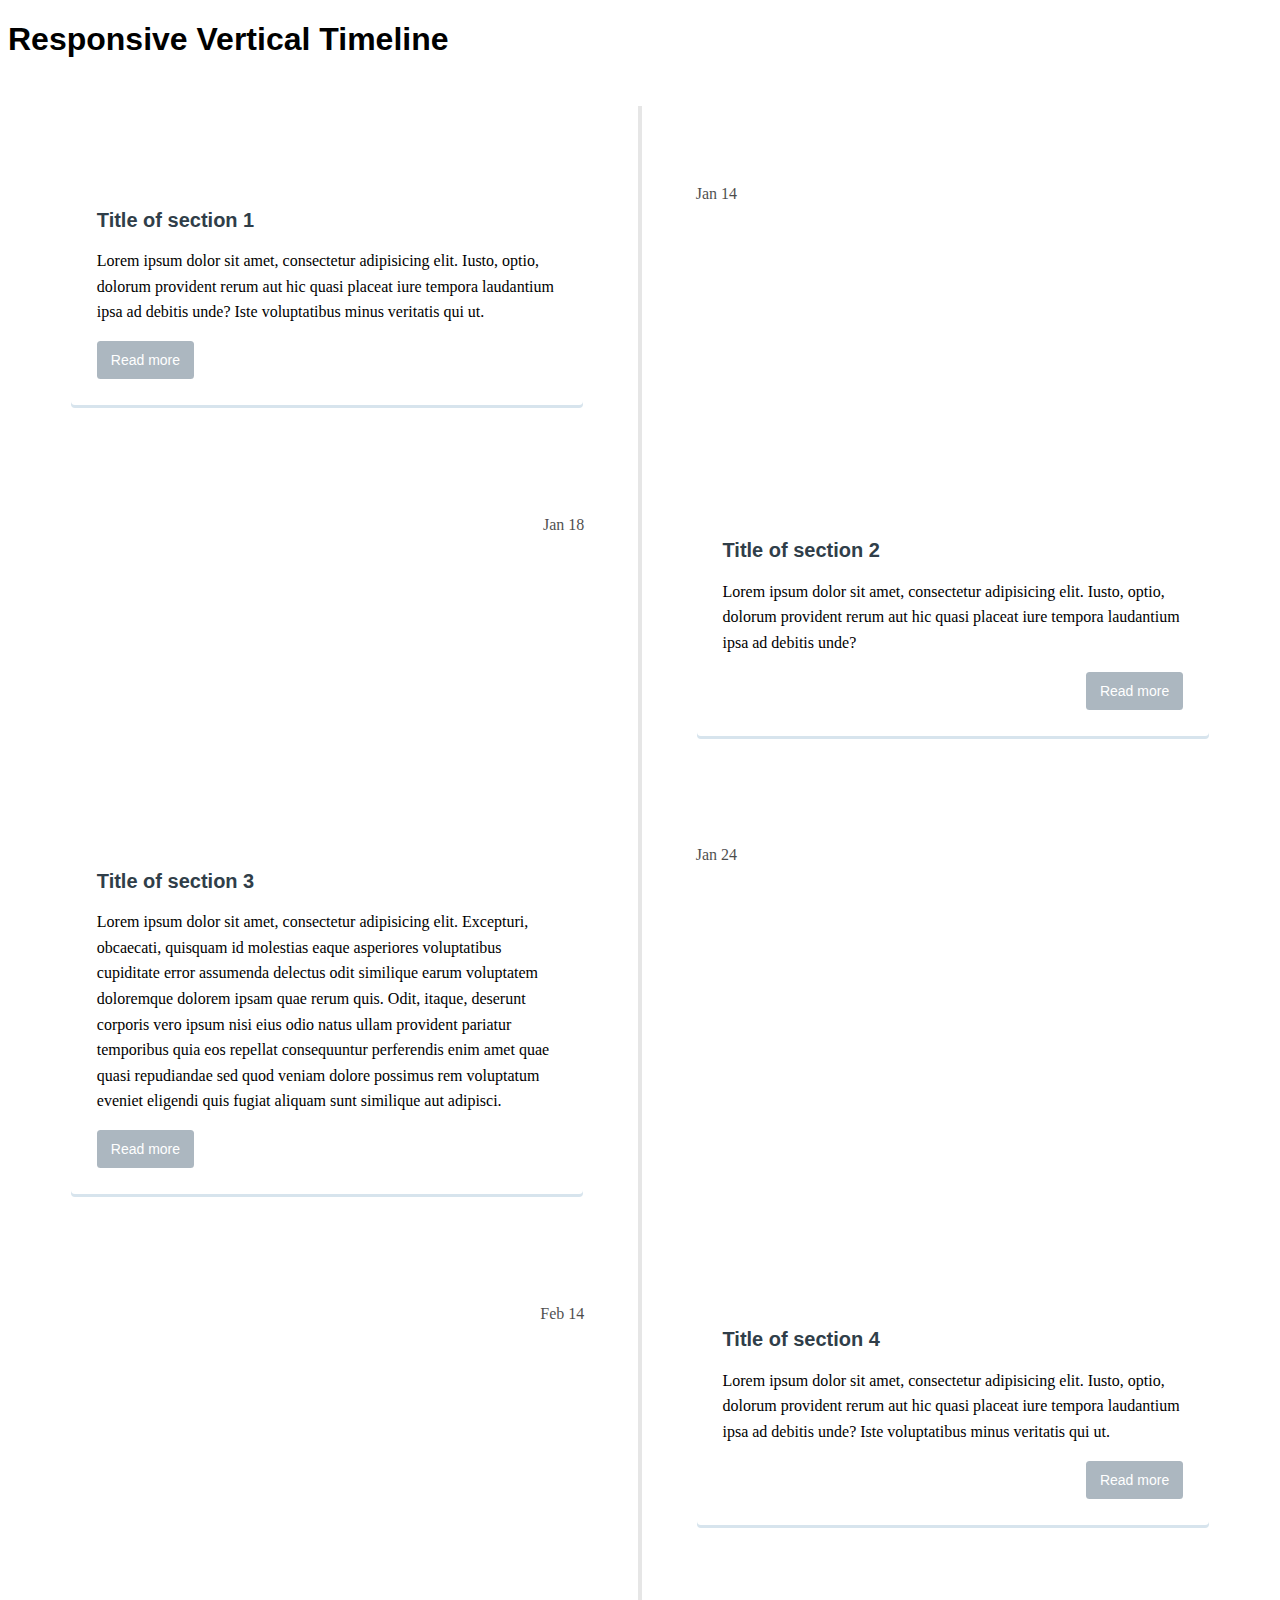
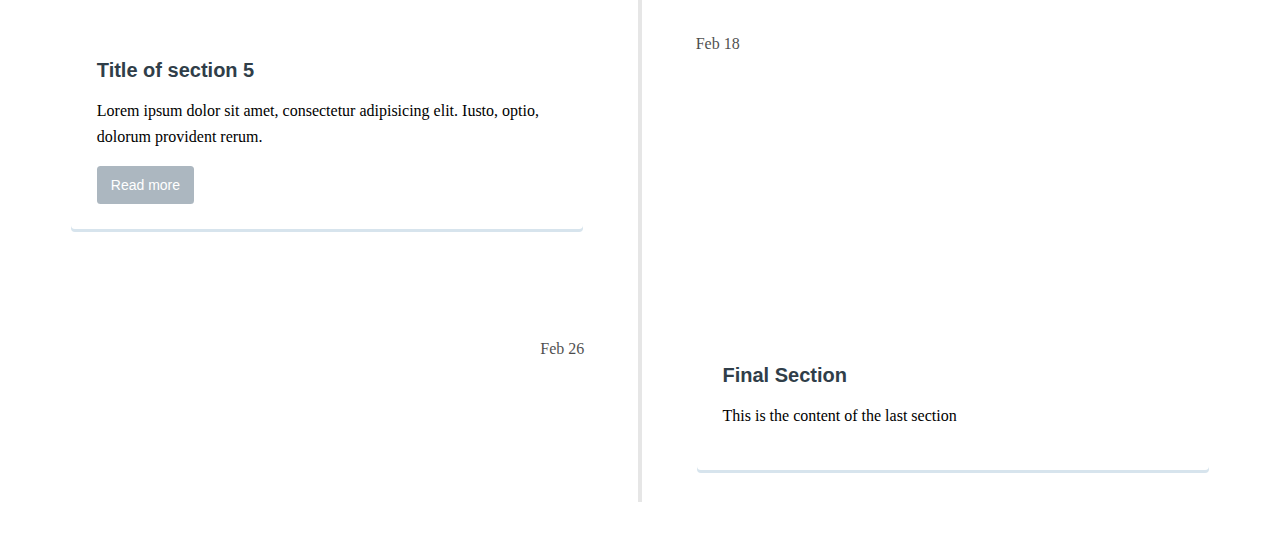
<file: experience/index.html>
<!doctype html>
<html lang="en" class="no-js">
<head>
	<meta charset="UTF-8">
	<meta name="viewport" content="width=device-width, initial-scale=1">

	<link href='http://fonts.googleapis.com/css?family=Droid+Serif|Open+Sans:400,700' rel='stylesheet' type='text/css'>

	<link rel="stylesheet" href="css/style.css"> <!-- Resource style -->
	<script src="js/modernizr.js"></script> <!-- Modernizr -->
     
  	
	<title>Responsive Vertical Timeline</title>
</head>
<body>
	<header>
		<h1>Responsive Vertical Timeline</h1>
	</header>

	<section id="cd-timeline" class="cd-container">
		<div class="cd-timeline-block">
			<div class="cd-timeline-img cd-picture">
				<img src="img/cd-icon-picture.svg" alt="Picture">
			</div> <!-- cd-timeline-img -->

			<div class="cd-timeline-content">
				<h2>Title of section 1</h2>
				<p>Lorem ipsum dolor sit amet, consectetur adipisicing elit. Iusto, optio, dolorum provident rerum aut hic quasi placeat iure tempora laudantium ipsa ad debitis unde? Iste voluptatibus minus veritatis qui ut.</p>
				<a href="#0" class="cd-read-more">Read more</a>
				<span class="cd-date">Jan 14</span>
			</div> <!-- cd-timeline-content -->
		</div> <!-- cd-timeline-block -->

		<div class="cd-timeline-block">
			<div class="cd-timeline-img cd-movie">
				<img src="img/cd-icon-movie.svg" alt="Movie">
			</div> <!-- cd-timeline-img -->

			<div class="cd-timeline-content">
				<h2>Title of section 2</h2>
				<p>Lorem ipsum dolor sit amet, consectetur adipisicing elit. Iusto, optio, dolorum provident rerum aut hic quasi placeat iure tempora laudantium ipsa ad debitis unde?</p>
				<a href="#0" class="cd-read-more">Read more</a>
				<span class="cd-date">Jan 18</span>
			</div> <!-- cd-timeline-content -->
		</div> <!-- cd-timeline-block -->

		<div class="cd-timeline-block">
			<div class="cd-timeline-img cd-picture">
				<img src="img/cd-icon-picture.svg" alt="Picture">
			</div> <!-- cd-timeline-img -->

			<div class="cd-timeline-content">
				<h2>Title of section 3</h2>
				<p>Lorem ipsum dolor sit amet, consectetur adipisicing elit. Excepturi, obcaecati, quisquam id molestias eaque asperiores voluptatibus cupiditate error assumenda delectus odit similique earum voluptatem doloremque dolorem ipsam quae rerum quis. Odit, itaque, deserunt corporis vero ipsum nisi eius odio natus ullam provident pariatur temporibus quia eos repellat consequuntur perferendis enim amet quae quasi repudiandae sed quod veniam dolore possimus rem voluptatum eveniet eligendi quis fugiat aliquam sunt similique aut adipisci.</p>
				<a href="#0" class="cd-read-more">Read more</a>
				<span class="cd-date">Jan 24</span>
			</div> <!-- cd-timeline-content -->
		</div> <!-- cd-timeline-block -->

		<div class="cd-timeline-block">
			<div class="cd-timeline-img cd-location">
				<img src="img/cd-icon-location.svg" alt="Location">
			</div> <!-- cd-timeline-img -->

			<div class="cd-timeline-content">
				<h2>Title of section 4</h2>
				<p>Lorem ipsum dolor sit amet, consectetur adipisicing elit. Iusto, optio, dolorum provident rerum aut hic quasi placeat iure tempora laudantium ipsa ad debitis unde? Iste voluptatibus minus veritatis qui ut.</p>
				<a href="#0" class="cd-read-more">Read more</a>
				<span class="cd-date">Feb 14</span>
			</div> <!-- cd-timeline-content -->
		</div> <!-- cd-timeline-block -->

		<div class="cd-timeline-block">
			<div class="cd-timeline-img cd-location">
				<img src="img/cd-icon-location.svg" alt="Location">
			</div> <!-- cd-timeline-img -->

			<div class="cd-timeline-content">
				<h2>Title of section 5</h2>
				<p>Lorem ipsum dolor sit amet, consectetur adipisicing elit. Iusto, optio, dolorum provident rerum.</p>
				<a href="#0" class="cd-read-more">Read more</a>
				<span class="cd-date">Feb 18</span>
			</div> <!-- cd-timeline-content -->
		</div> <!-- cd-timeline-block -->

		<div class="cd-timeline-block">
			<div class="cd-timeline-img cd-movie">
				<img src="img/cd-icon-movie.svg" alt="Movie">
			</div> <!-- cd-timeline-img -->

			<div class="cd-timeline-content">
				<h2>Final Section</h2>
				<p>This is the content of the last section</p>
				<span class="cd-date">Feb 26</span>
			</div> <!-- cd-timeline-content -->
		</div> <!-- cd-timeline-block -->
	</section> <!-- cd-timeline -->
<script src="http://ajax.googleapis.com/ajax/libs/jquery/1.11.0/jquery.min.js"></script>
<script src="js/main.js"></script> <!-- Resource jQuery -->
</body>
</html>
</file>
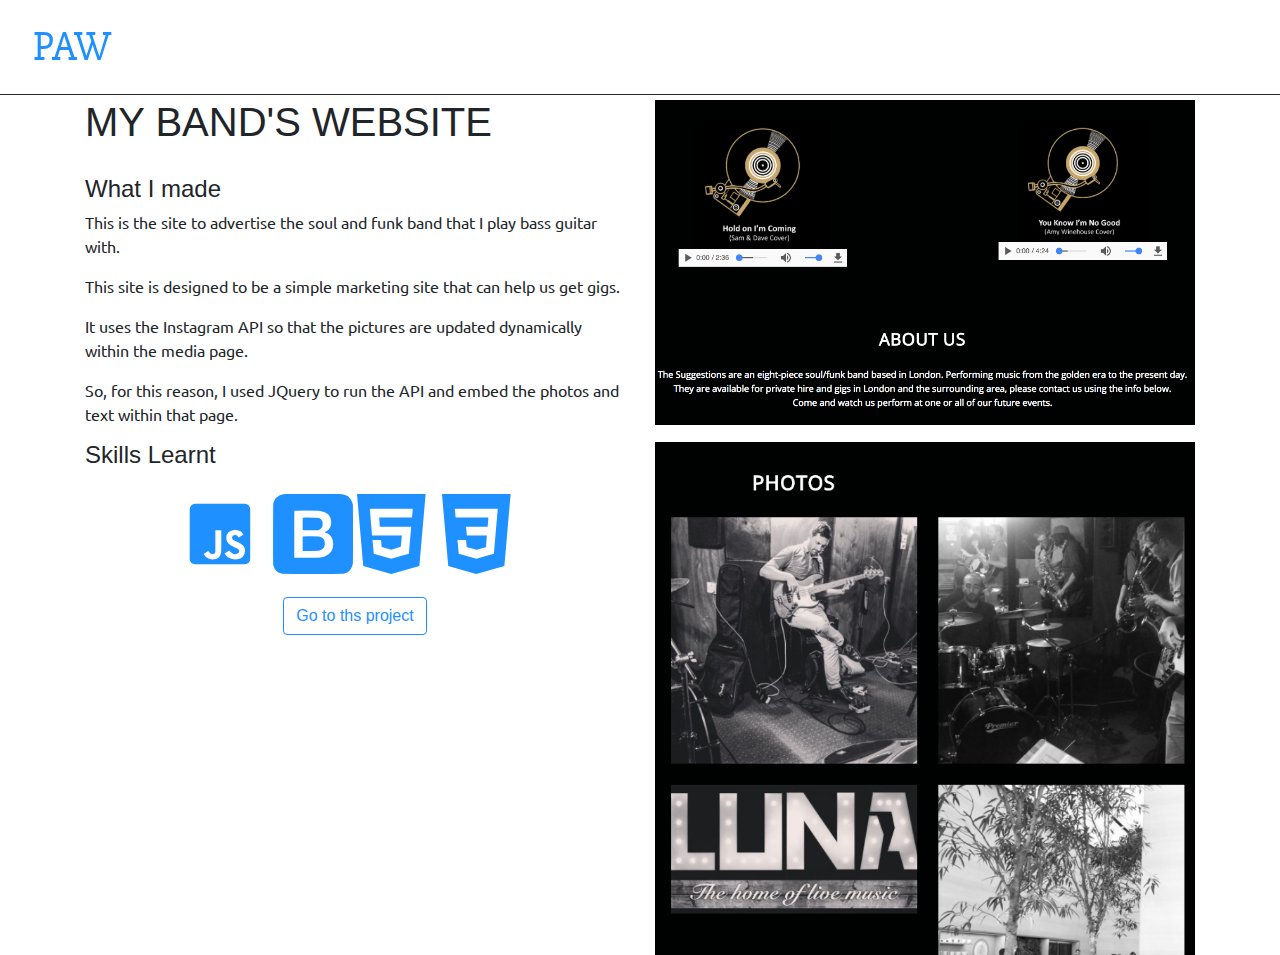
<file: suggestions.html>
<!DOCTYPE html>
<html lang="en">
<head>
    <meta charset="UTF-8">
    <meta name="viewport" content="width=device-width, initial-scale=1, shrink-to-fit=no">

    <title>Peter's Currency Converter Site</title>
    <!--        Reset browsers CSS styles-->
    <link rel="stylesheet" href="normalise.css">
<!--        Stylesheets-->
    <link rel="stylesheet" href="style.css">
<!--        Bootstraps CSS Files-->
    <link rel="stylesheet" href="css/bootstrap.min.css" crossorigin="anonymous">
<!--    span font-->
    <link href="https://fonts.googleapis.com/css?family=Slabo+27px" rel="stylesheet">
<!--    General font-->
    <link href="https://fonts.googleapis.com/css?family=Slabo+27px|Ubuntu" rel="stylesheet">
    <link rel="stylesheet" href="mfizz/font-mfizz.css">
</head>
<body class="home page-template-default page">
    <header>
   <!-- Header -->
    <section id="header">
    <header class="container">
        <div class="fixed-top row topbar">
                    <div id="logo" class="col-md-2 col-sm-2">
                    <a href="">
                        <h3><span class="initial">PAW</span></h3>
                    </a>
                </div>
           <!-- Nav Bar -->
        <div class="container-fluid">
    <nav class="navbar col-md-8 col-md-offset-4 col-sm-12">
        <!--<a class="navbar-brand" href="#">PAW</a>-->
        <!--Toggle Bar for when screen is minimized.-->
              <button class="navbar-toggler" type="button" data-toggle="collapse" data-target="#navbarsExample04" aria-controls="navbarsExample04" aria-expanded="false" aria-label="Toggle navigation">
                <span class="navbar-toggler-icon"></span>
              </button>
        <!-- This is the nav bar content -->
        <ul id="bootstrap-nav" class="nav navbar-text navbar-nav">
            <li class="nav-item active">
            <a class="nav-link" href="http://www.thesuggestions.co.uk">Band Site</a>
          </li>
          <li class="nav-item active">
            <a class="nav-link" href="/index.html#About">About</a>
          </li>
          <li class="nav-item">
            <a class="nav-link" href="index.html#Projects">Projects</a>
          </li>
          <li class="nav-item">
            <a class="nav-link" href="index.html#Experience">Experience</a>
          </li>
          <li class="nav-item">
            <a class="nav-link" href="index.html#contact">Contact</a>
          </li>
        </ul>
    </nav>
        </div>
            </div>
    </header>
    </section>
    </header>
     <div class="landing-activity container">
          <div class="row">
        <div class="col-md-6 col-sm-12">
        <h1>My Band's Website</h1>
            <br>
            <div>
                <h4>What I made</h4>
                <p>This is the site to advertise the soul and funk band that I play bass guitar with.</p>
                <p>This site is designed to be a simple marketing site that can help us get gigs.</p>
                <p>It uses the Instagram API so that the pictures are updated dynamically within the media page.</p>
                <p>So, for this reason, I used JQuery to run the API and embed the photos and text within that page.</p>
            </div>
              </div>
              <div class="col-md-6 col-sm-12">
                  <a href="thesuggestions.co.uk"><img width="600px" src="images/SuggestAbout.png" alt=""></a>
              </div>
         </div>
         
         <div class="row">
             <div class="col-md-6 col-sm-12">
                 <h4>Skills Learnt</h4>
                 <div class="text-center">
                 
                 <i title="JavaScript" class="mfizz icon-javascript-alt"></i>
            <i title="Bootstrap" class="mfizz icon-bootstrap"></i>
                <i title="HTML5" class="mfizz icon-html5-alt"></i>
                <i title="CSS3" class="mfizz icon-css3-alt"></i>
                    </div>
                    <div class="text-center">
                 <button href="http://thesuggestions.co.uk/" class="btn btn-default">Go to ths project</button>
                      </div>
             </div>
             
         <div class="col-md-6 col-sm-12">
             <a href="http://thesuggestions.co.uk"><img width="600px" src="images/SuggestPhoto.png" alt=""></a>
         </div>
        </div>

    </div>
    </body>
</html>
</file>
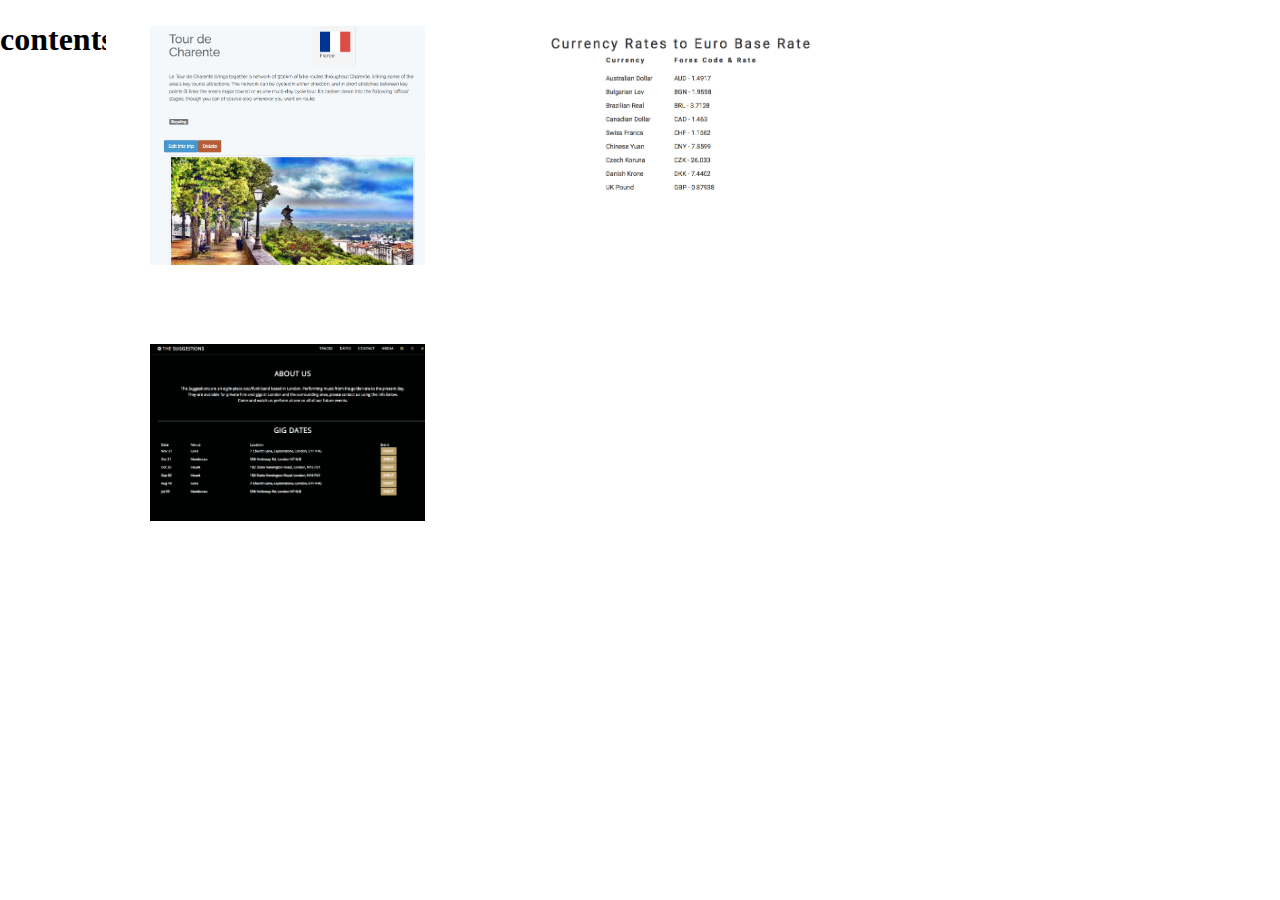
<file: testcard.html>
<!DOCTYPE html>
<html lang="en">
<head>
    <meta charset="UTF-8">
    <title>Test Cards</title>
    <link rel="stylesheet" href="testcard.css">
</head>
<body>
<!--
    <div class="card">
        <div class="faces front">
            <h1>This is me.</h1>
        </div>
        <div class="faces back">
            <p>This is where the text goes.</p>
        </div>
    </div>
-->
<!--
    
    home-projects-section = home-featured-instructors-section
    projects-width-wrapper = featured-instructors-width-wrapper
    home-project = featured-instructor
    home-project-activity = featured-instructor-pink
    home-project-currency = featured-instructor-teal
    home-project-suggest = featured-instructor-purple
-->

home-project = card

<div class="one">
    <div class="faces front">
        <h1>contents</h1>
    </div>
    <div class="faces back">
        <h2>Back</h2>
    </div>
</div>
    


<div class="home-projects-section">
    <div class="projects-width-wrapper">
        <div class="cards home-project home-project-activity front">
            <div class="faces front">
                <img src="images/ActivityHoliday.png" alt="">
            </div>
            <div class="faces back">
                <h4>Activity Holiday Site</h4>
                <ul>
                    <li>Laravel</li>
                    <li>OOP PHP</li>
                    <li>JavaScript</li>
                    <li>Ubuntu</li>
                </ul>
                <button class="btn btn-default">Read more...</button>
            </div>
        </div>

        <div class="cards home-project home-project-currency">
            <div class="faces front">
                <img src="images/CurrencyRates.png" alt="">
            </div>
            <div class="faces back">
                <h4>Currency Converter</h4>
                <ul>
                    <li>JavaScript</li>
                    <li>Ajax</li>
                    <li>JSON</li>
                    <li>API</li>
                </ul>
                <button class="btn btn-default">Read more...</button>
            </div>
        </div>
        
        <div class="cards home-project home-project-suggest">
            <div class="faces front">
                <img src="images/Suggestions.png" alt="">
            </div>
            <div class="faces back">
                <h4>Band Website</h4>
                <ul>
                    <li>Bootstrap</li>
                    <li>JQuery</li>
                    <li>InstaJS</li>
                    <li>API</li>
                </ul>
                <button class="btn btn-default">Read more...</button>
            </div>
        </div>
    </div>
</div>
    
    
    
</body>
</html>
</file>
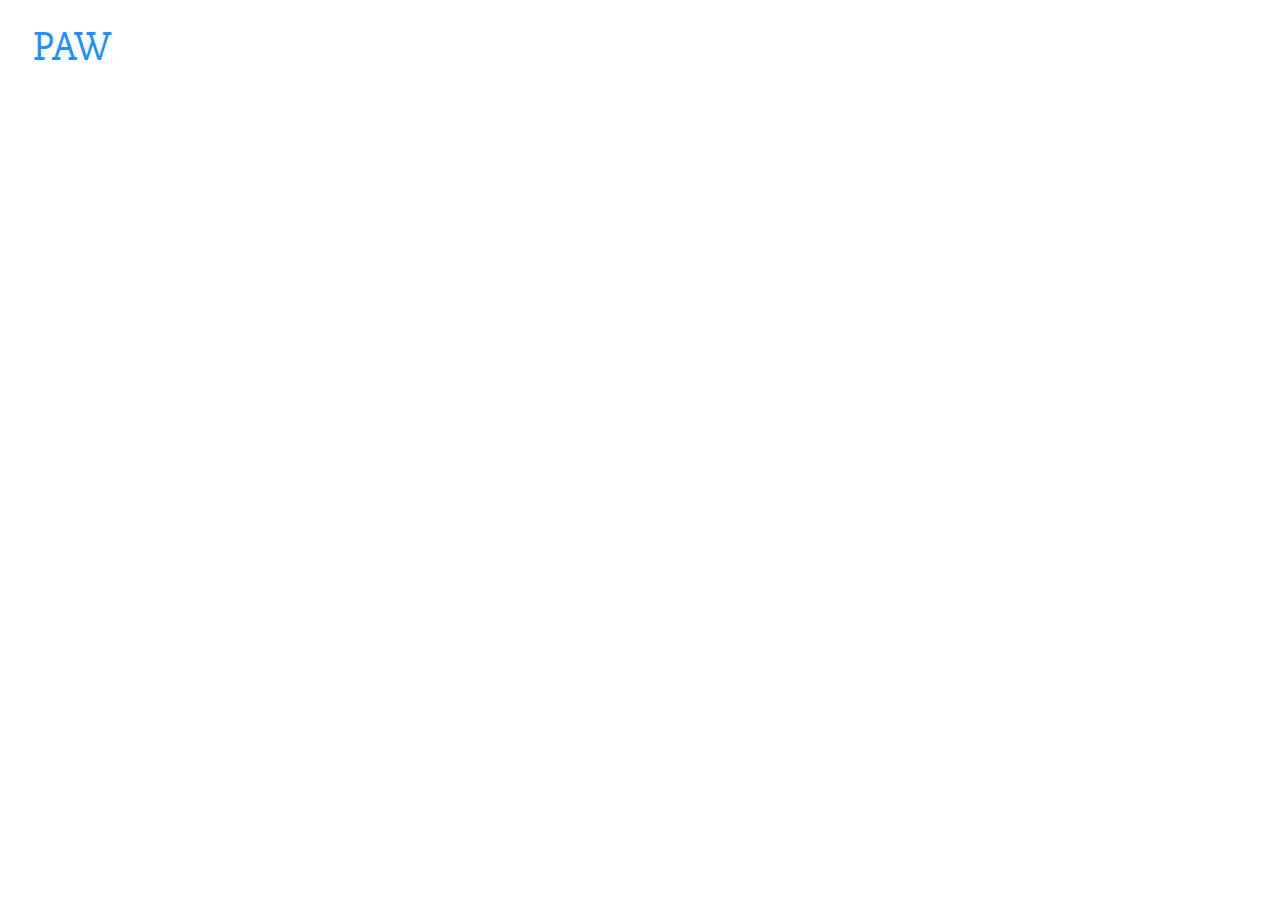
<file: zindex.html>
<!DOCTYPE html>
<html lang="en">
<head>
    <meta charset="UTF-8">
    <meta name="viewport" content="width=device-width, initial-scale=1, shrink-to-fit=no">
    <title>Peter Ayello-Wright</title>
    <link rel="stylesheet" href="style.css">
    <link rel="stylesheet" href="css/bootstrap.min.css" crossorigin="anonymous">
<!--    span font-->
    <link href="https://fonts.googleapis.com/css?family=Slabo+27px" rel="stylesheet">
<!--    General font-->
    <link href="https://fonts.googleapis.com/css?family=Slabo+27px|Ubuntu" rel="stylesheet">
</head>
<body class="home page-template-default page">
    <!-- Header -->
    <header class="container">
        <div class="fixed-top row">
                    <div id="logo" class="col-md-2 col-sm-2">
                    <a href="">
                        <h3><span class="initial">PAW</span></h3>
                    </a>
                </div>
                           <!-- Nav Bar -->
        <div class="container-fluid">
    <nav class="navbar col-md-8 col-md-offset-4">
        <!--<a class="navbar-brand" href="#">PAW</a>-->
        <!--Toggle Bar for when screen is minimized.-->
              <button class="navbar-toggler" type="button" data-toggle="collapse" data-target="#navbarsExample04" aria-controls="navbarsExample04" aria-expanded="false" aria-label="Toggle navigation">
                <span class="navbar-toggler-icon"></span>
              </button>
        <!-- This is the nav bar content -->
        <ul id="bootstrap-nav" class="nav navbar-text navbar-nav">
          <li class="nav-item active">
            <a class="nav-link" href="#About">About</a>
          </li>
          <li class="nav-item">
            <a class="nav-link" href="#Projects">Projects</a>
          </li>
          <li class="nav-item">
            <a class="nav-link" href="#Experience">Experience</a>
          </li>
          <li class="nav-item">
            <a class="nav-link" href="#Contact">Contact</a>
          </li>
        </ul>
    </nav>
            </div>
        </div>
        
    </header>
        <div id="title">
            <div class="text-center">
               <h1 class="heading-text">Peter Ayello-Wright</h1>
                <h1 class="heading-text">
                    PHP, Laravel &amp; Wordpress Web Developer
                </h1>
                <div>
                <a href="https://www.linkedin.com/in/peterayellowright/"><i class="fa fa-linkedin-square fa-5x" aria-hidden="true"></i></a>
                    </div>
                <div>
            <a href="https://github.com/payello/"><i class="fa fa-github-square fa-5x" aria-hidden="true"></i></a>
                </div>
                <div>
                <a href="mailto:peter.ayellowright@gmail.com"><i class="fa fa-envelope fa-5x" aria-hidden="true"></i></a>

                </div>
            </div>
            </div>
    </body>
</html>
</file>
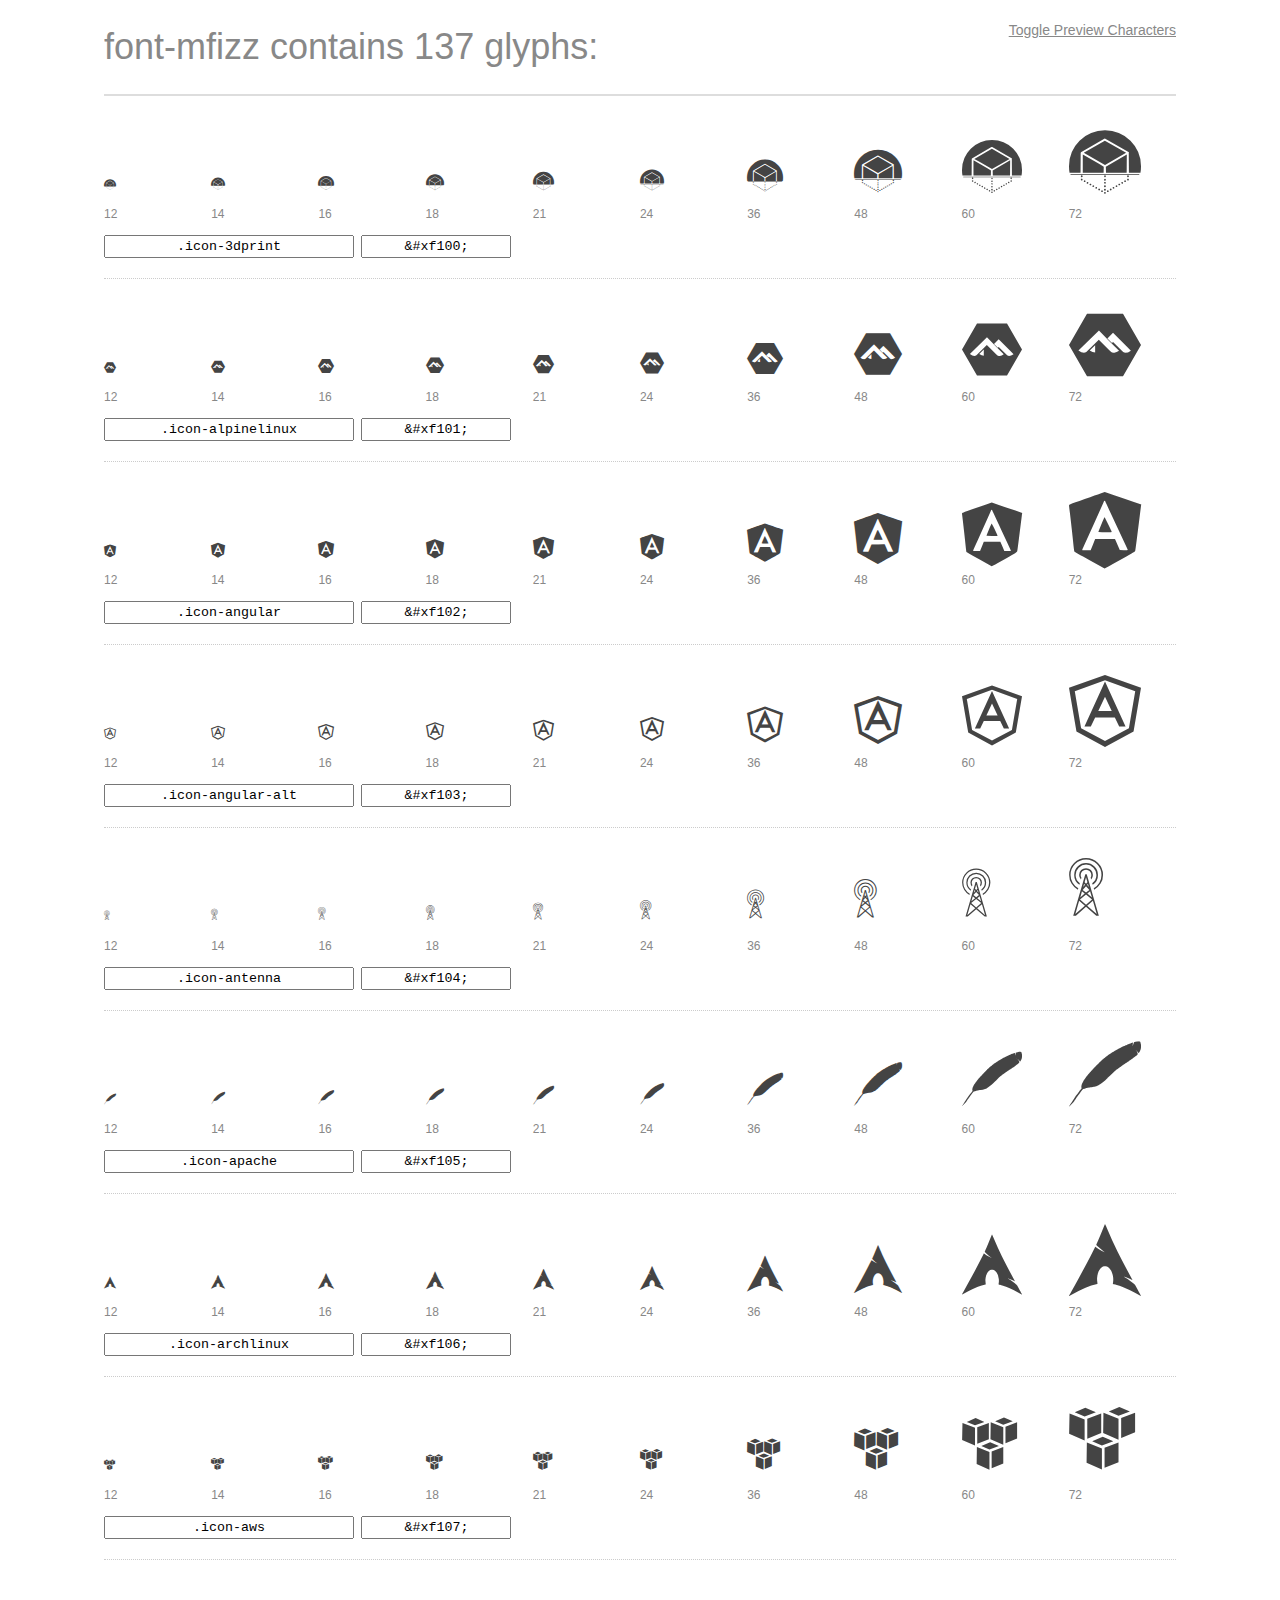
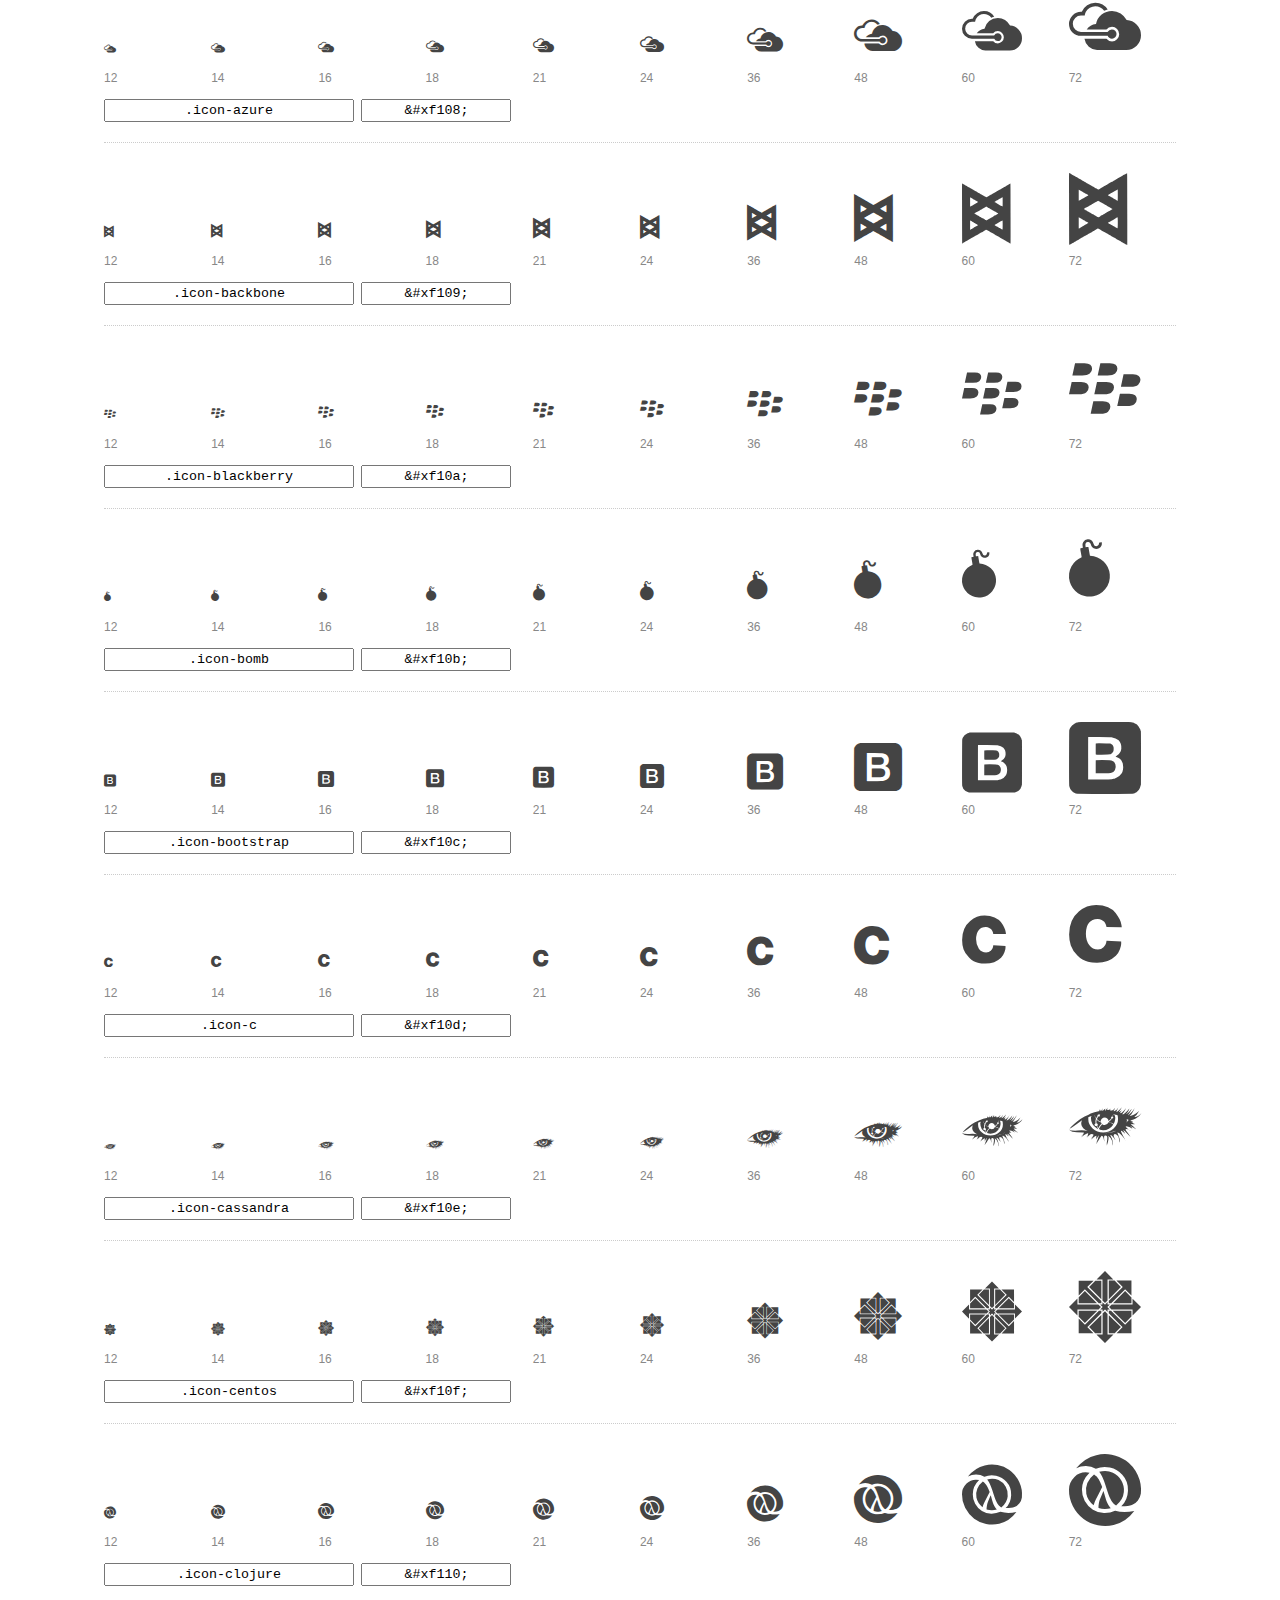
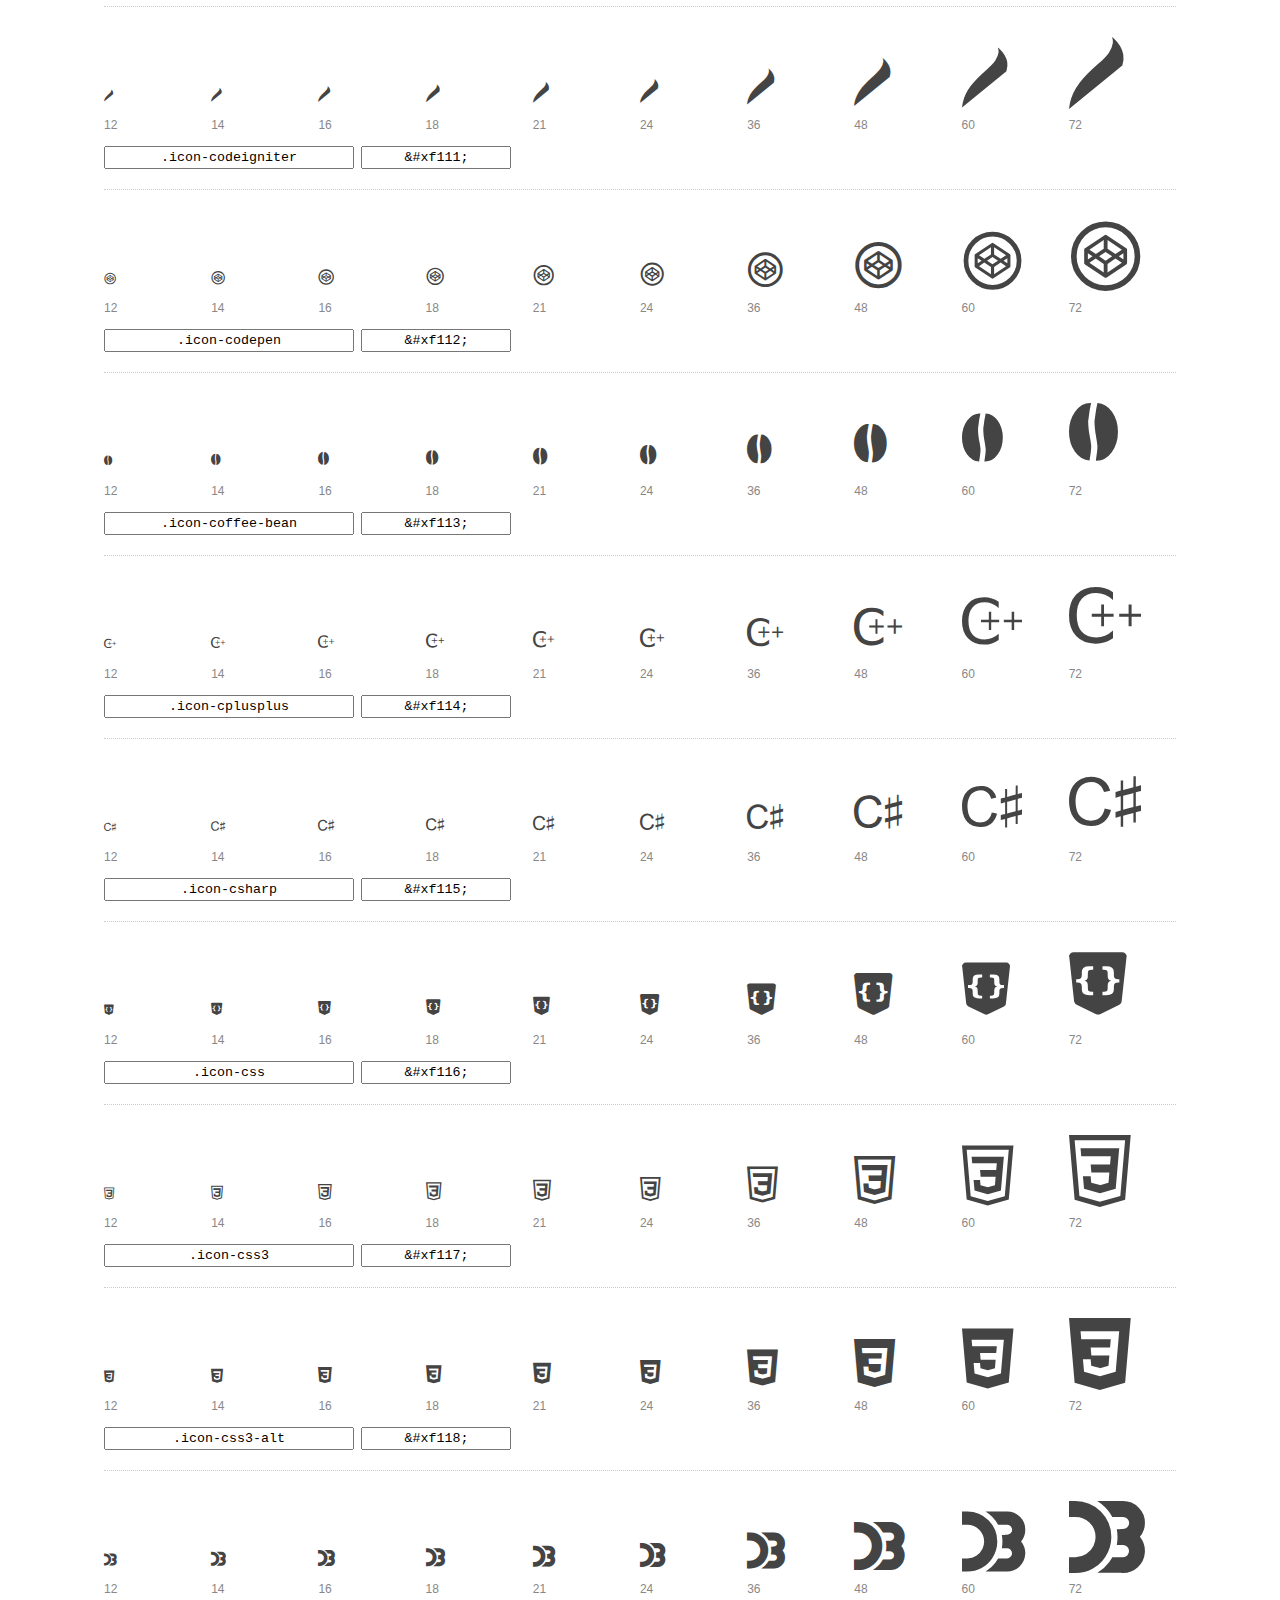
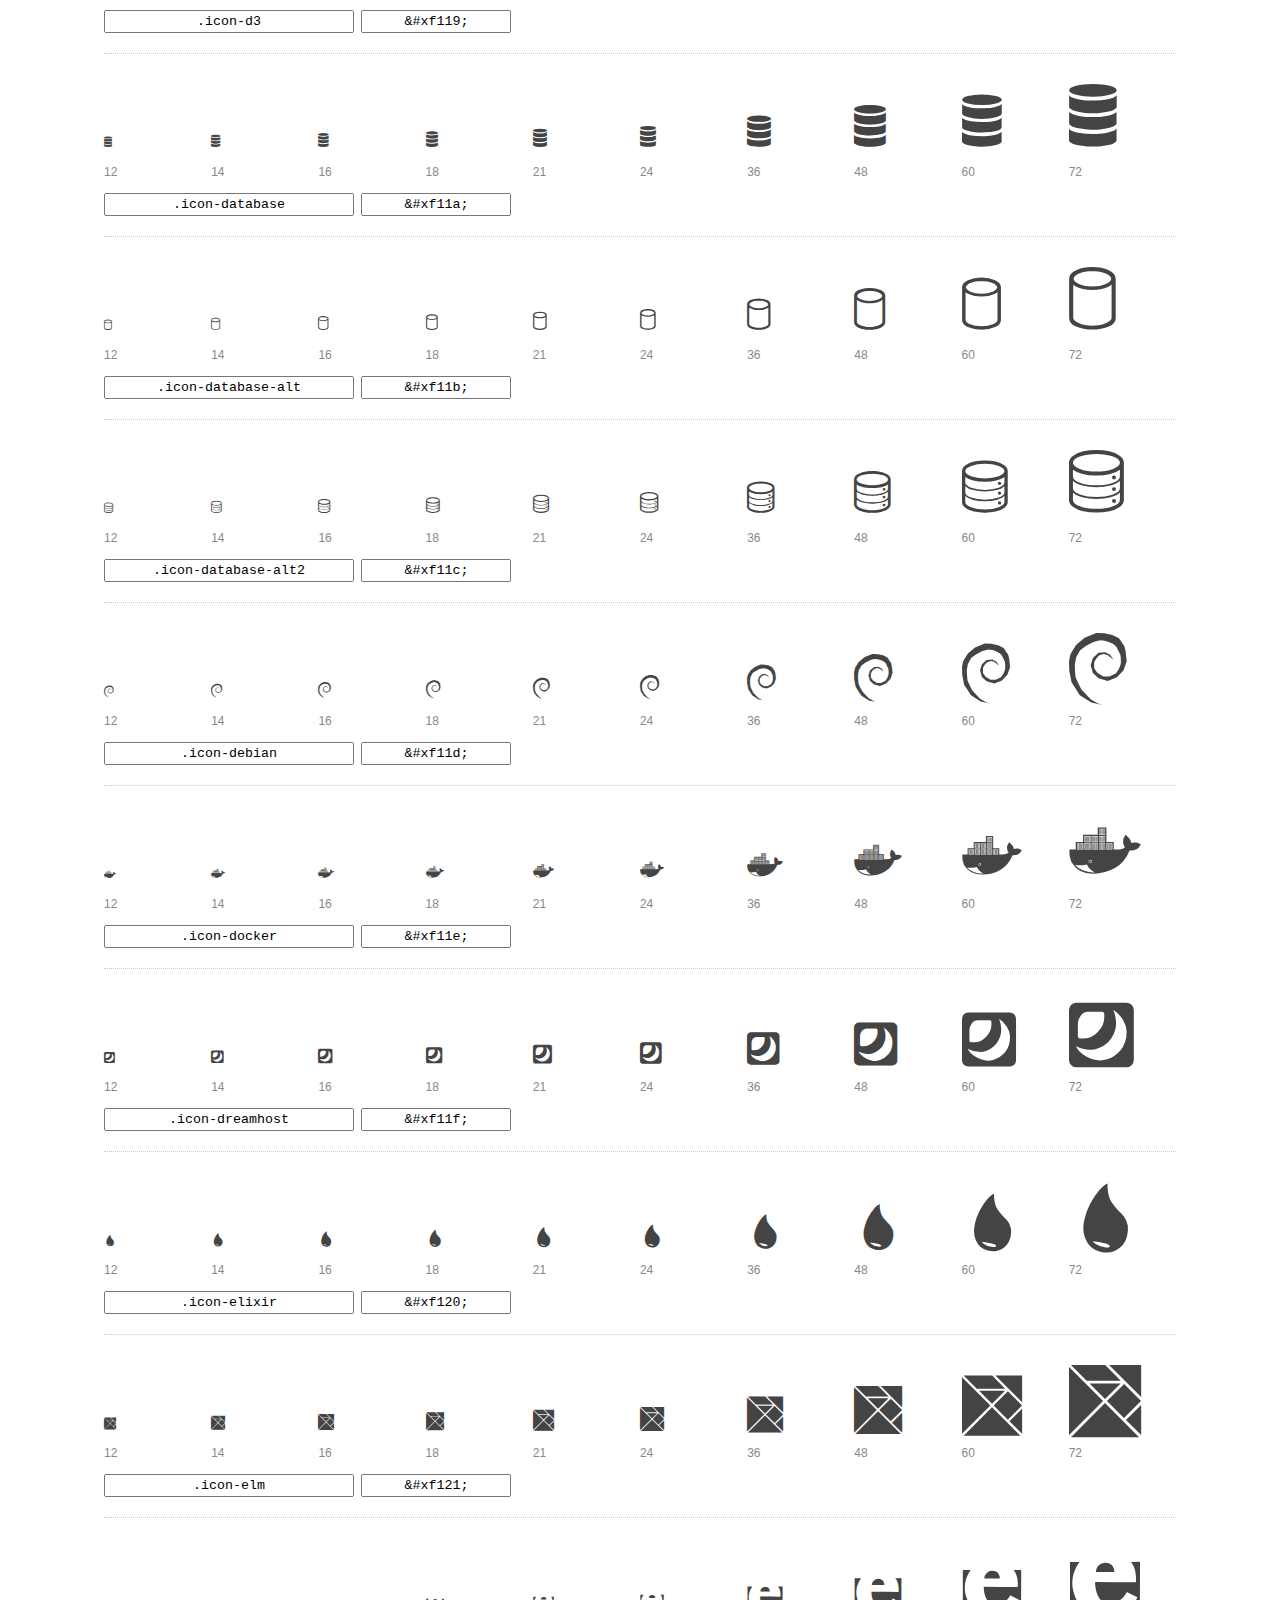
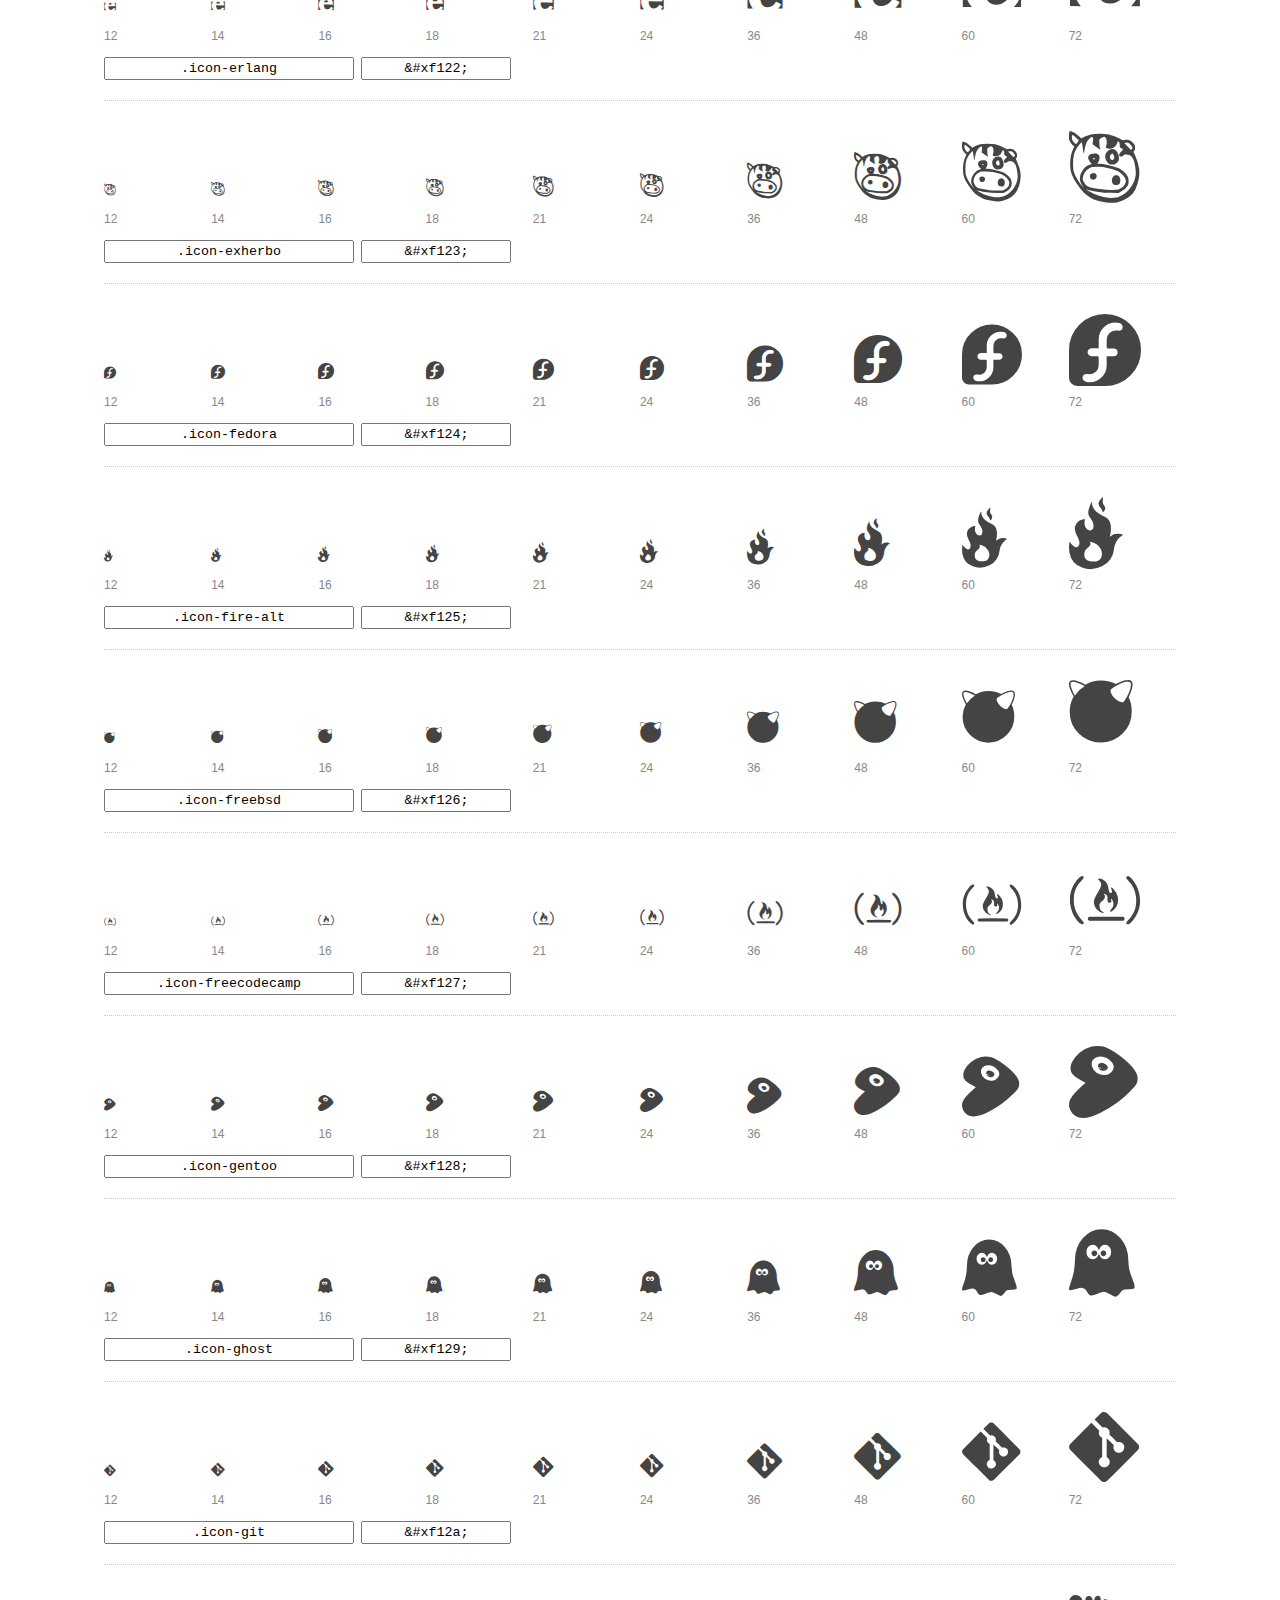
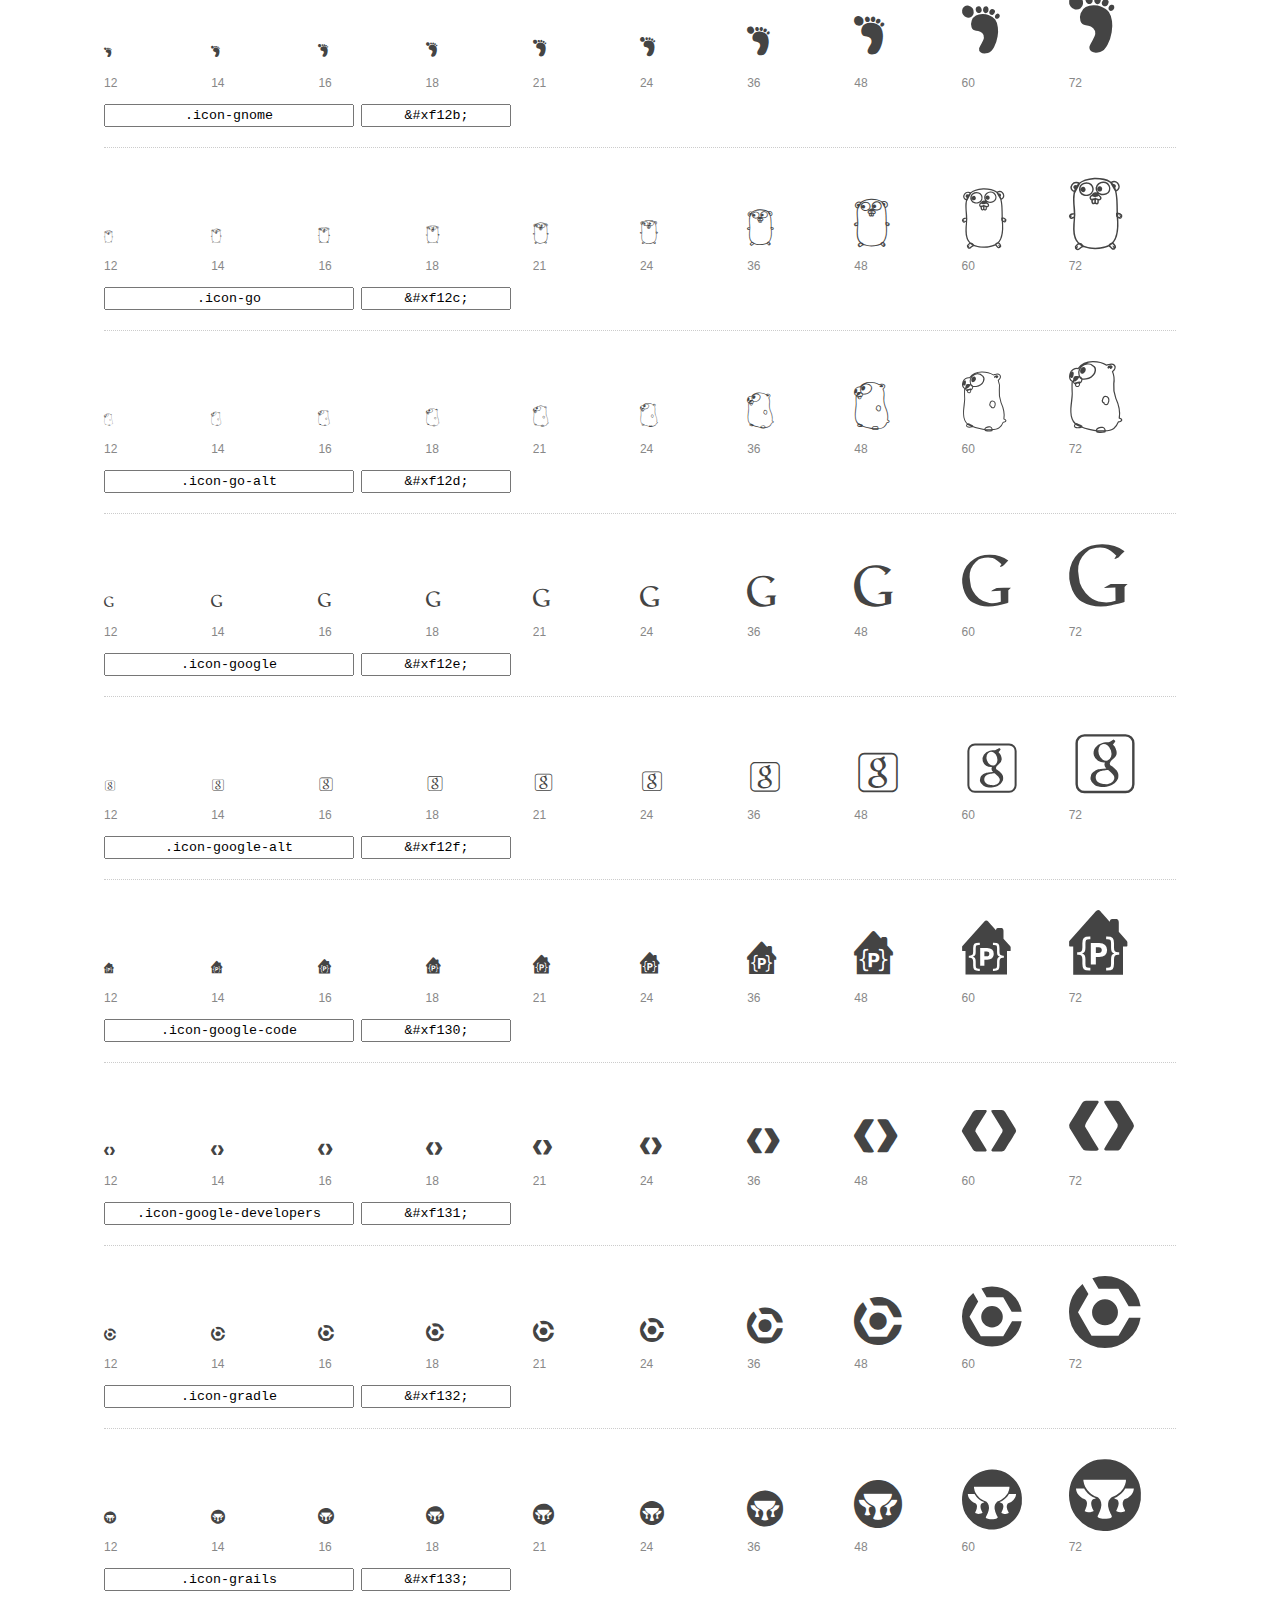
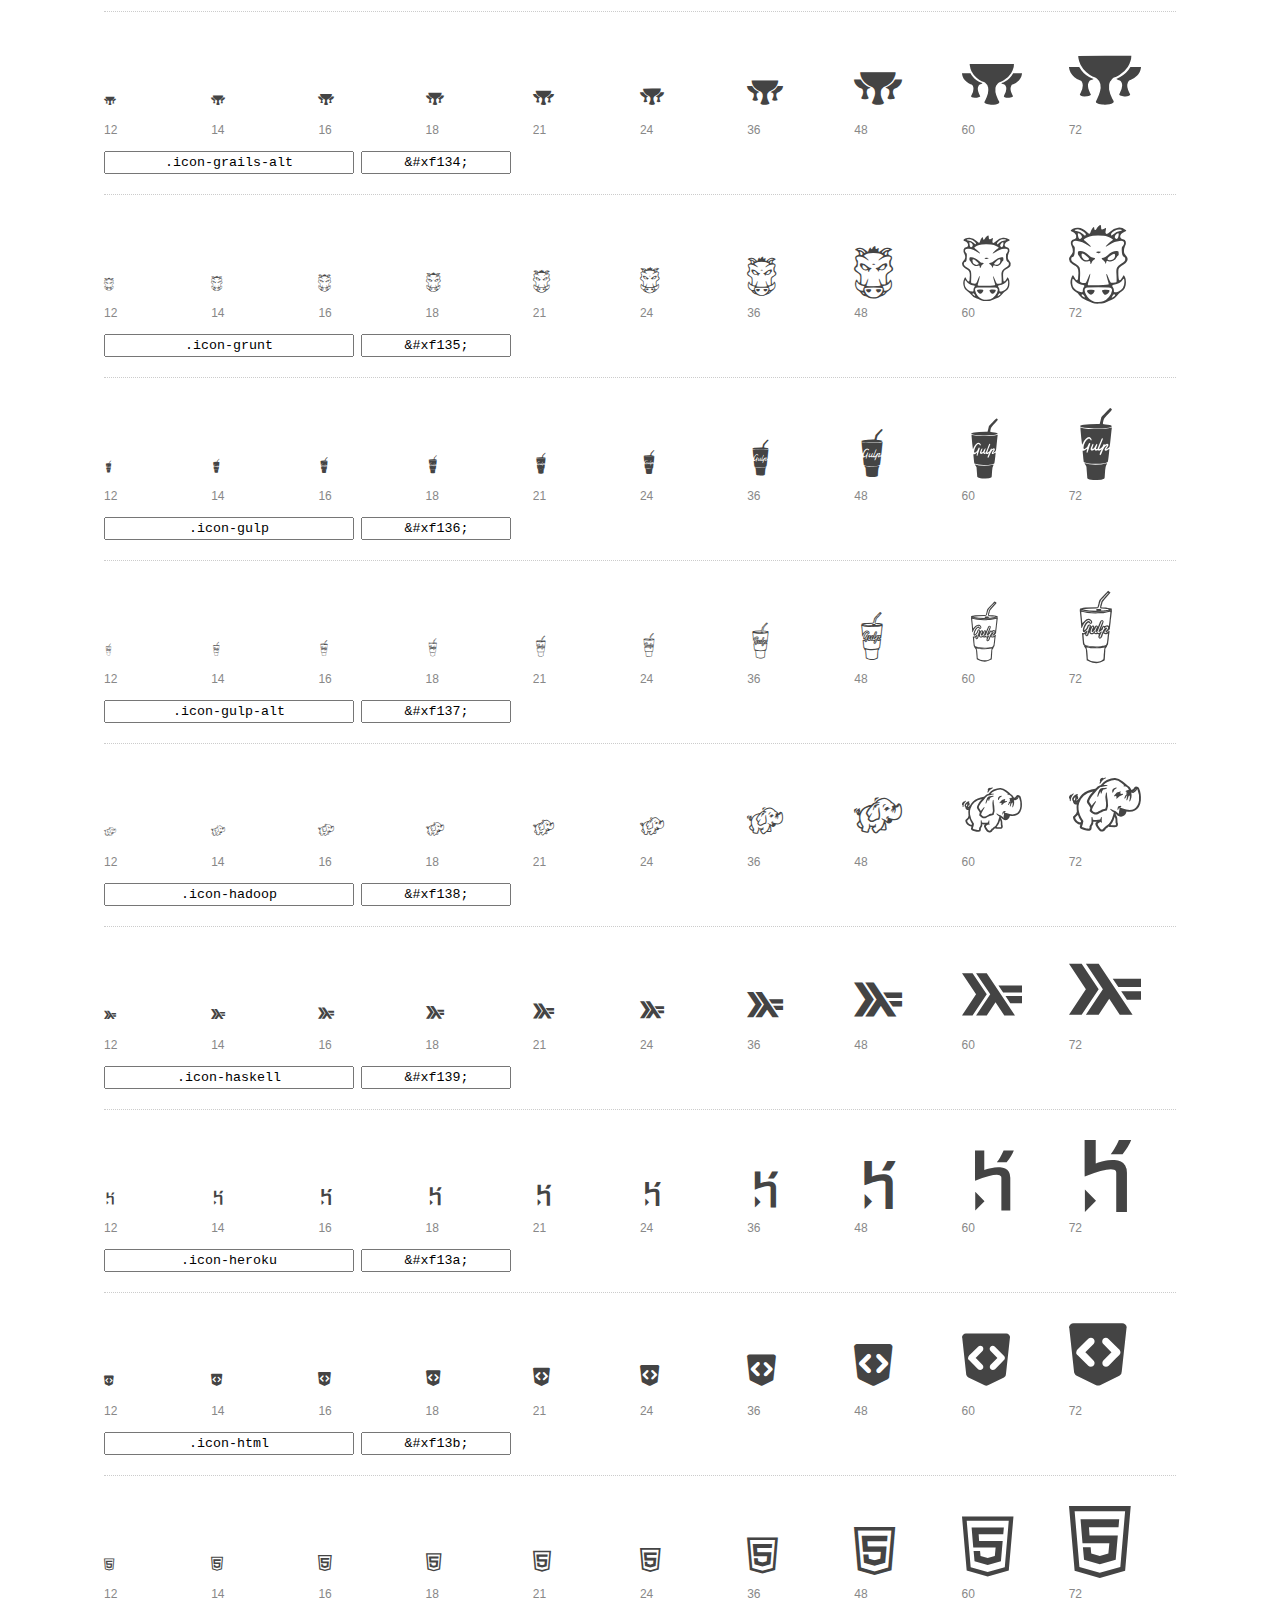
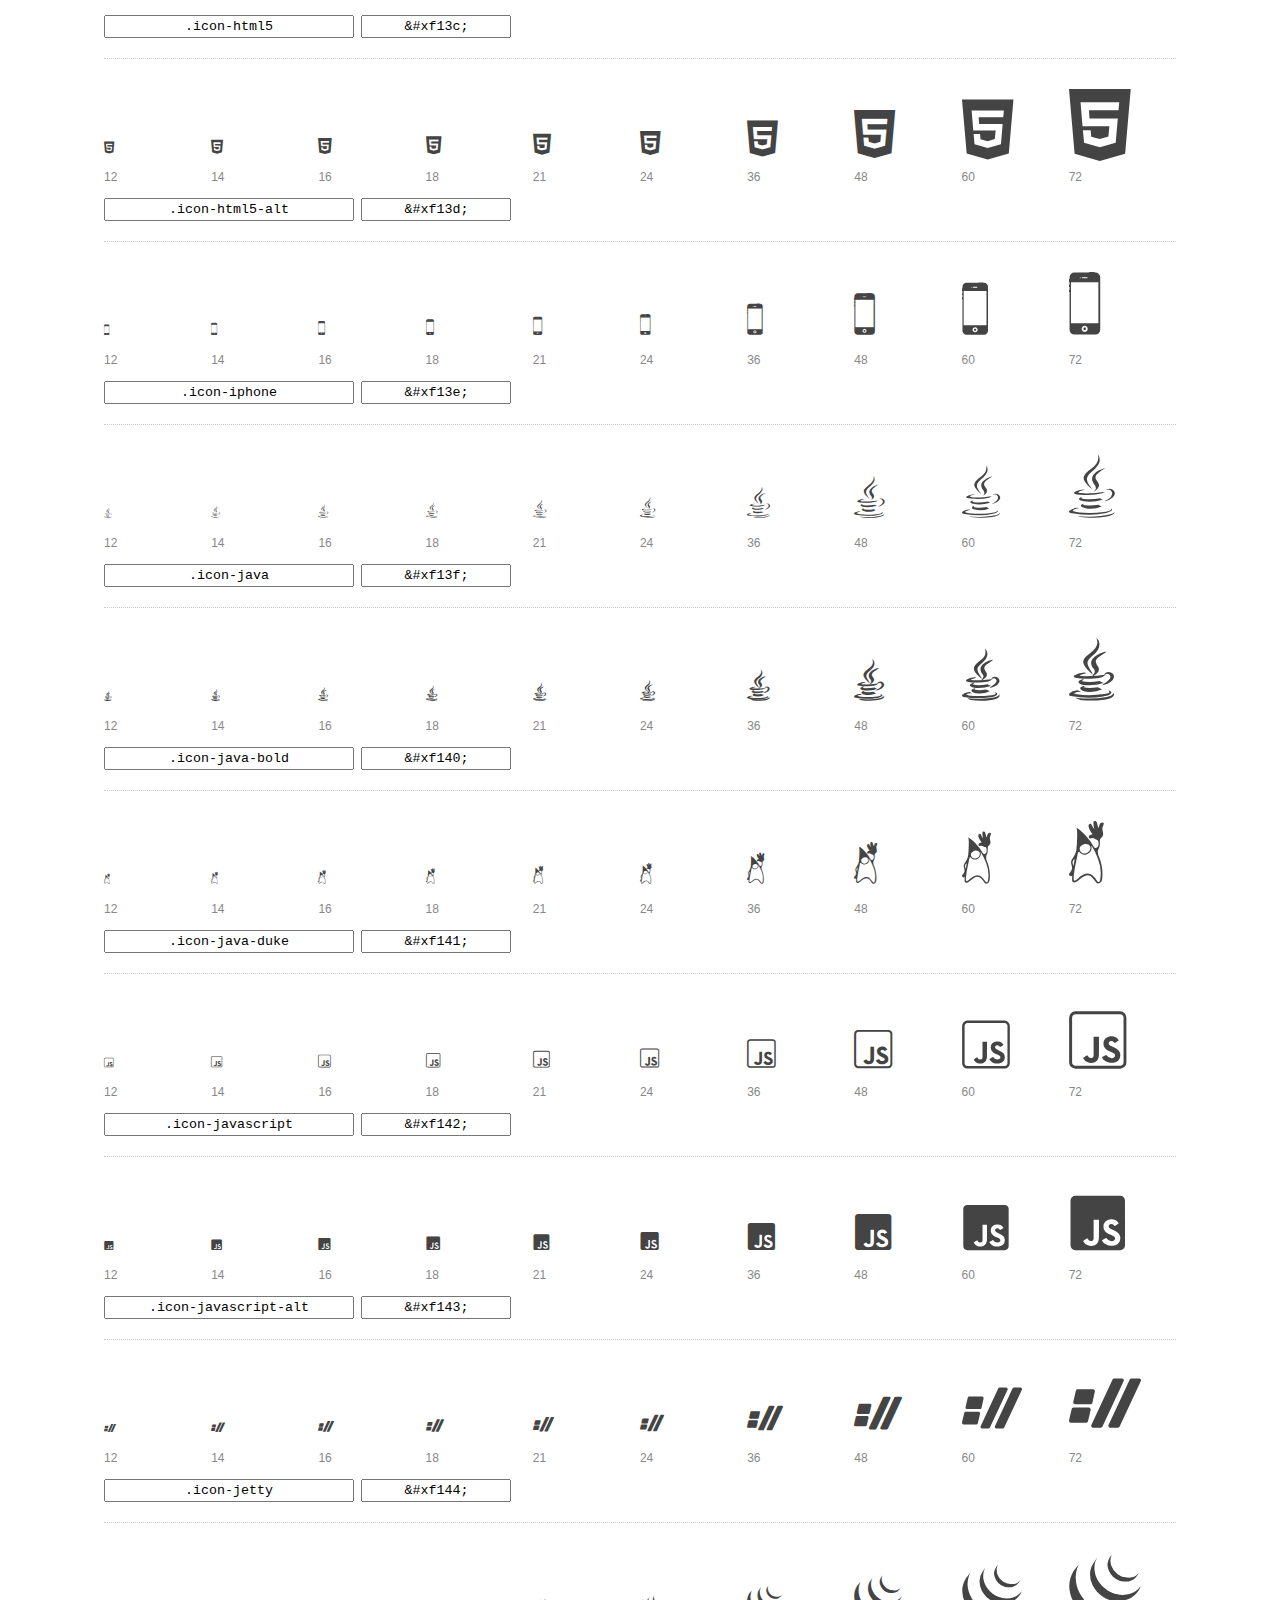
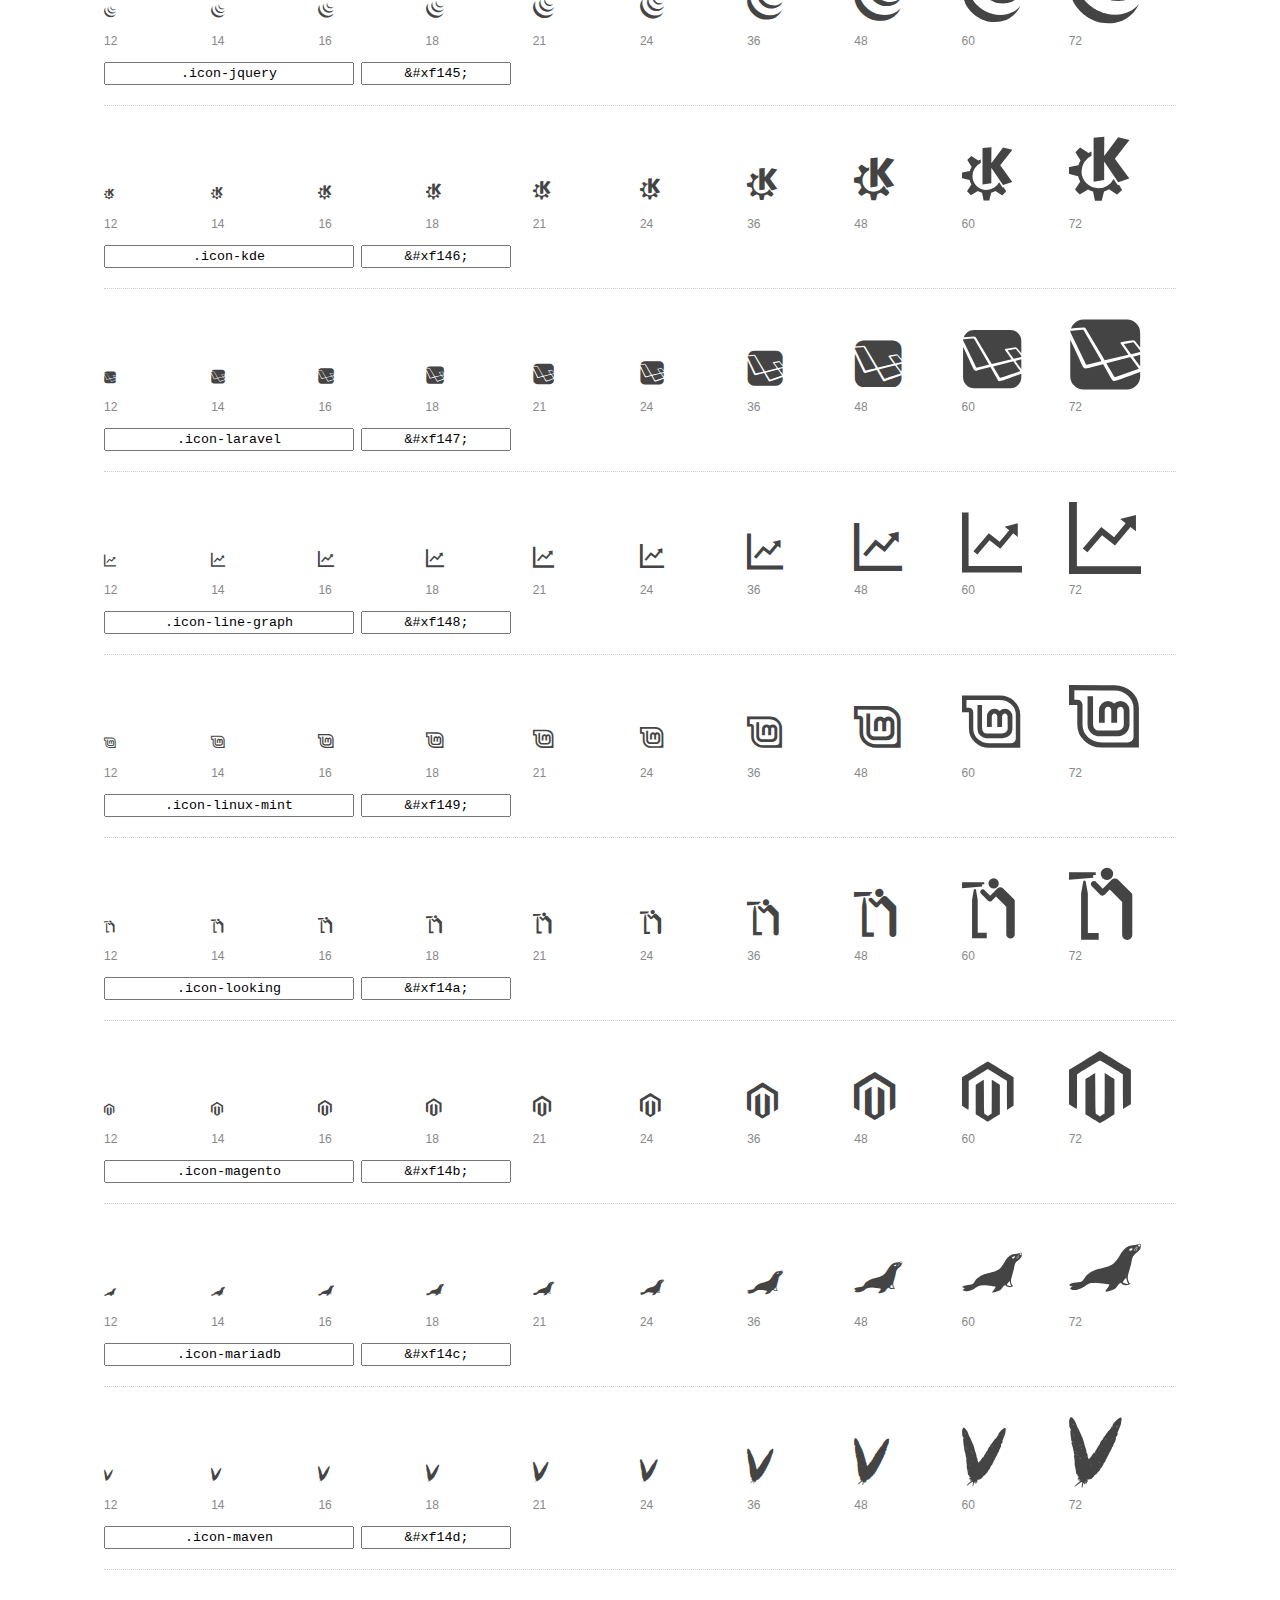
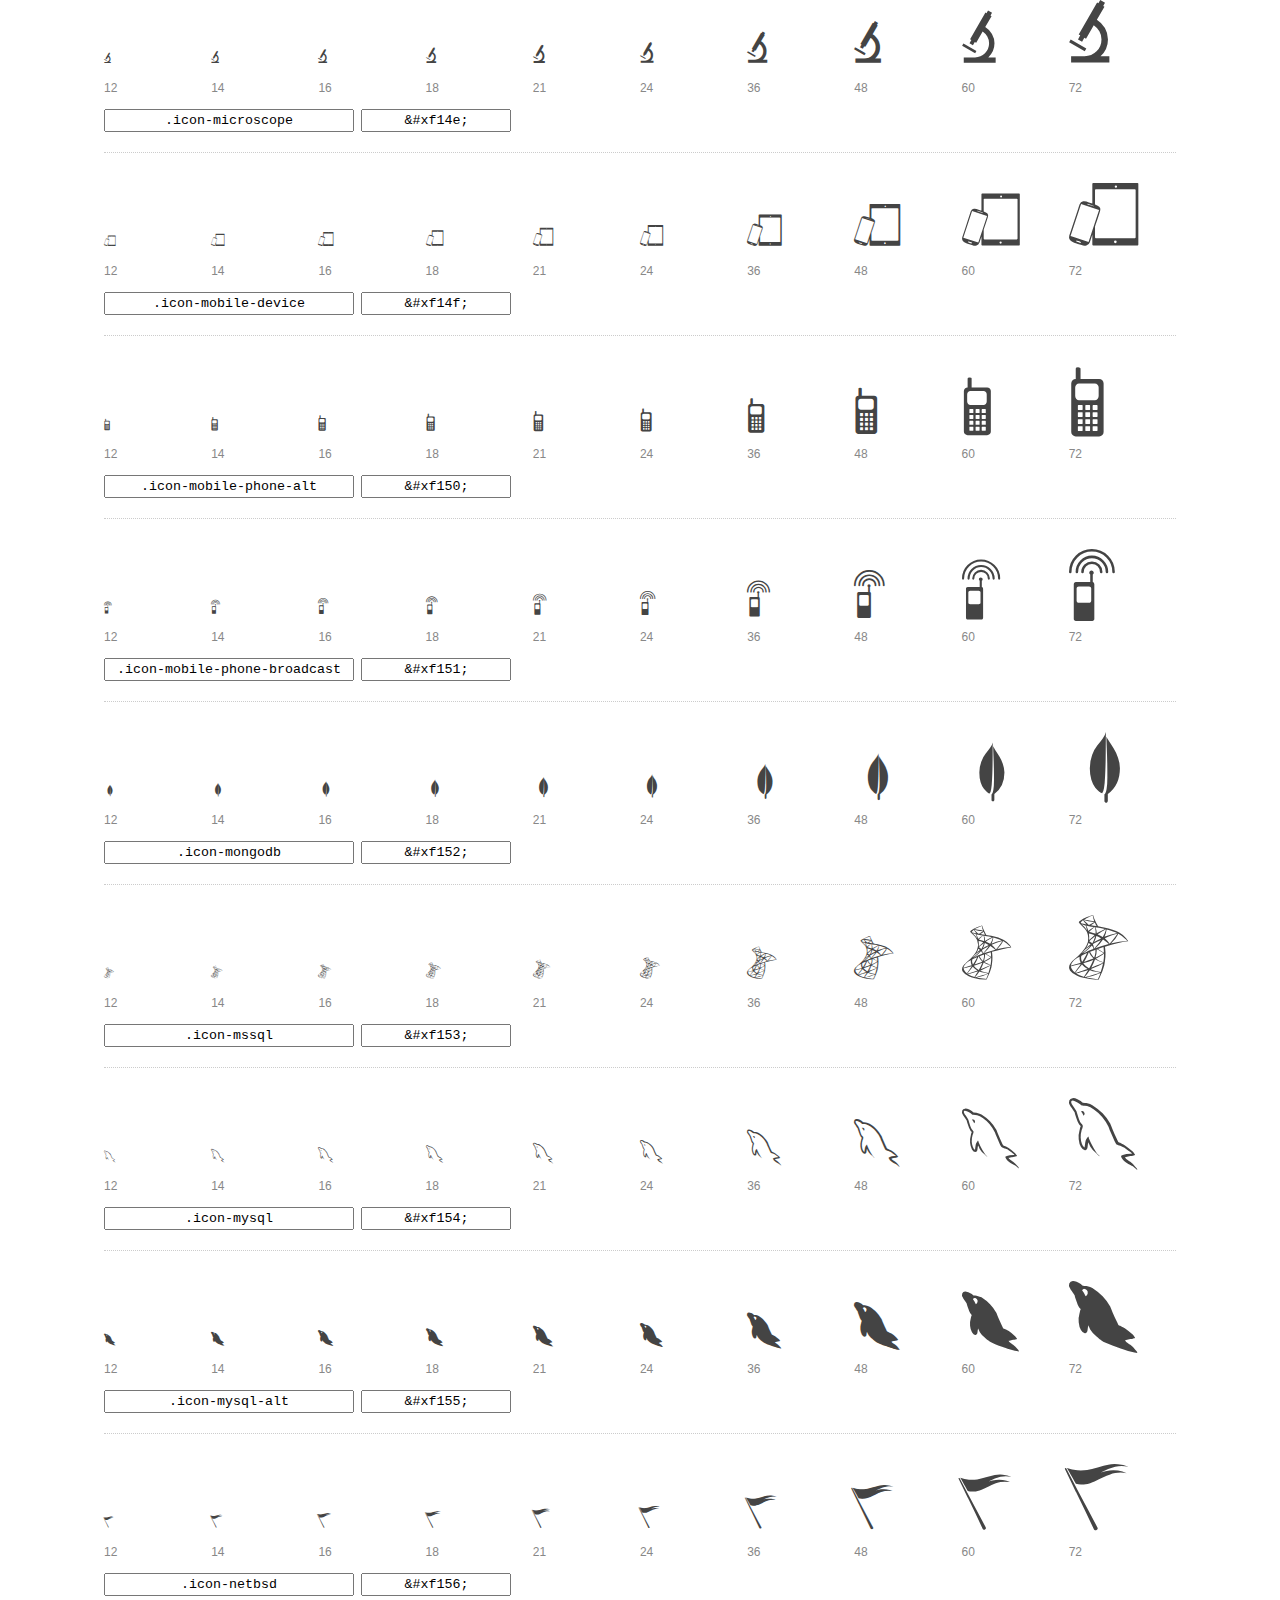
<file: mfizz/preview.html>
<!DOCTYPE html>
<html>
  <head>
    <title>font-mfizz glyphs preview</title>

    <style>
      /* Page Styles */

      * {
        -moz-box-sizing: border-box;
        -webkit-box-sizing: border-box;
        box-sizing: border-box;
        margin: 0;
        padding: 0;
      }

      body {
        background: #fff;
        color: #444;
        font: 16px/1.5 "Helvetica Neue", Helvetica, Arial, sans-serif;
      }

      a,
      a:visited {
        color: #888;
        text-decoration: underline;
      }
      a:hover,
      a:focus { color: #000; }

      header {
        border-bottom: 2px solid #ddd;
        margin-bottom: 20px;
        overflow: hidden;
        padding: 20px 0;
      }

      header h1 {
        color: #888;
        float: left;
        font-size: 36px;
        font-weight: 300;
      }

      header a {
        float: right;
        font-size: 14px;
      }

      .container {
        margin: 0 auto;
        max-width: 1200px;
        min-width: 960px;
        padding: 0 40px;
        width: 90%;
      }

      .glyph {
        border-bottom: 1px dotted #ccc;
        padding: 10px 0 20px;
        margin-bottom: 20px;
      }

      .preview-glyphs { vertical-align: bottom; }

      .preview-scale {
        color: #888;
        font-size: 12px;
        margin-top: 5px;
      }

      .step {
        display: inline-block;
        line-height: 1;
        position: relative;
        width: 10%;
      }

      .step .letters,
      .step i {
        -webkit-transition: opacity .3s;
        -moz-transition: opacity .3s;
        -ms-transition: opacity .3s;
        -o-transition: opacity .3s;
        transition: opacity .3s;
      }

      .step:hover .letters { opacity: 1; }
      .step:hover i { opacity: .3; }

      .letters {
        opacity: .3;
        position: absolute;
      }

      .characters-off .letters { display: none; }
      .characters-off .step:hover i { opacity: 1; }

      
      .size-12 { font-size: 12px; }
      
      .size-14 { font-size: 14px; }
      
      .size-16 { font-size: 16px; }
      
      .size-18 { font-size: 18px; }
      
      .size-21 { font-size: 21px; }
      
      .size-24 { font-size: 24px; }
      
      .size-36 { font-size: 36px; }
      
      .size-48 { font-size: 48px; }
      
      .size-60 { font-size: 60px; }
      
      .size-72 { font-size: 72px; }
      

      .usage { margin-top: 10px; }

      .usage input {
        font-family: monospace;
        margin-right: 3px;
        padding: 2px 5px;
        text-align: center;
      }

      .usage .point { width: 150px; }

      .usage .class { width: 250px; }

      footer {
        color: #888;
        font-size: 12px;
        padding: 20px 0;
      }

      /* Icon Font: font-mfizz */

      @font-face {
  font-family: "font-mfizz";
  src: url("./font-mfizz.eot");
  src: url("./font-mfizz.eot?#iefix") format("embedded-opentype"),
       url("./font-mfizz.woff") format("woff"),
       url("./font-mfizz.ttf") format("truetype"),
       url("./font-mfizz.svg#font-mfizz") format("svg");
  font-weight: normal;
  font-style: normal;
}

@media screen and (-webkit-min-device-pixel-ratio:0) {
  @font-face {
    font-family: "font-mfizz";
    src: url("./font-mfizz.svg#font-mfizz") format("svg");
  }
}

      [data-icon]:before { content: attr(data-icon); }

      [data-icon]:before,
      .icon-3dprint:before,
.icon-alpinelinux:before,
.icon-angular:before,
.icon-angular-alt:before,
.icon-antenna:before,
.icon-apache:before,
.icon-archlinux:before,
.icon-aws:before,
.icon-azure:before,
.icon-backbone:before,
.icon-blackberry:before,
.icon-bomb:before,
.icon-bootstrap:before,
.icon-c:before,
.icon-cassandra:before,
.icon-centos:before,
.icon-clojure:before,
.icon-codeigniter:before,
.icon-codepen:before,
.icon-coffee-bean:before,
.icon-cplusplus:before,
.icon-csharp:before,
.icon-css:before,
.icon-css3:before,
.icon-css3-alt:before,
.icon-d3:before,
.icon-database:before,
.icon-database-alt:before,
.icon-database-alt2:before,
.icon-debian:before,
.icon-docker:before,
.icon-dreamhost:before,
.icon-elixir:before,
.icon-elm:before,
.icon-erlang:before,
.icon-exherbo:before,
.icon-fedora:before,
.icon-fire-alt:before,
.icon-freebsd:before,
.icon-freecodecamp:before,
.icon-gentoo:before,
.icon-ghost:before,
.icon-git:before,
.icon-gnome:before,
.icon-go:before,
.icon-go-alt:before,
.icon-google:before,
.icon-google-alt:before,
.icon-google-code:before,
.icon-google-developers:before,
.icon-gradle:before,
.icon-grails:before,
.icon-grails-alt:before,
.icon-grunt:before,
.icon-gulp:before,
.icon-gulp-alt:before,
.icon-hadoop:before,
.icon-haskell:before,
.icon-heroku:before,
.icon-html:before,
.icon-html5:before,
.icon-html5-alt:before,
.icon-iphone:before,
.icon-java:before,
.icon-java-bold:before,
.icon-java-duke:before,
.icon-javascript:before,
.icon-javascript-alt:before,
.icon-jetty:before,
.icon-jquery:before,
.icon-kde:before,
.icon-laravel:before,
.icon-line-graph:before,
.icon-linux-mint:before,
.icon-looking:before,
.icon-magento:before,
.icon-mariadb:before,
.icon-maven:before,
.icon-microscope:before,
.icon-mobile-device:before,
.icon-mobile-phone-alt:before,
.icon-mobile-phone-broadcast:before,
.icon-mongodb:before,
.icon-mssql:before,
.icon-mysql:before,
.icon-mysql-alt:before,
.icon-netbsd:before,
.icon-nginx:before,
.icon-nginx-alt:before,
.icon-nginx-alt2:before,
.icon-nodejs:before,
.icon-npm:before,
.icon-objc:before,
.icon-openshift:before,
.icon-oracle:before,
.icon-oracle-alt:before,
.icon-osx:before,
.icon-perl:before,
.icon-phone-alt:before,
.icon-phone-gap:before,
.icon-phone-retro:before,
.icon-php:before,
.icon-php-alt:before,
.icon-playframework:before,
.icon-playframework-alt:before,
.icon-plone:before,
.icon-postgres:before,
.icon-postgres-alt:before,
.icon-python:before,
.icon-raspberrypi:before,
.icon-reactjs:before,
.icon-redhat:before,
.icon-redis:before,
.icon-ruby:before,
.icon-ruby-on-rails:before,
.icon-ruby-on-rails-alt:before,
.icon-rust:before,
.icon-sass:before,
.icon-satellite:before,
.icon-scala:before,
.icon-scala-alt:before,
.icon-script:before,
.icon-script-alt:before,
.icon-shell:before,
.icon-sitefinity:before,
.icon-solaris:before,
.icon-splatter:before,
.icon-spring:before,
.icon-suse:before,
.icon-svg:before,
.icon-symfony:before,
.icon-tomcat:before,
.icon-ubuntu:before,
.icon-unity:before,
.icon-wireless:before,
.icon-wordpress:before,
.icon-x11:before {
        display: inline-block;
  font-family: "font-mfizz";
  font-style: normal;
  font-weight: normal;
  font-variant: normal;
  line-height: 1;
  text-decoration: inherit;
  text-rendering: optimizeLegibility;
  text-transform: none;
  -moz-osx-font-smoothing: grayscale;
  -webkit-font-smoothing: antialiased;
  font-smoothing: antialiased;
      }

      .icon-3dprint:before { content: "\f100"; }
.icon-alpinelinux:before { content: "\f101"; }
.icon-angular:before { content: "\f102"; }
.icon-angular-alt:before { content: "\f103"; }
.icon-antenna:before { content: "\f104"; }
.icon-apache:before { content: "\f105"; }
.icon-archlinux:before { content: "\f106"; }
.icon-aws:before { content: "\f107"; }
.icon-azure:before { content: "\f108"; }
.icon-backbone:before { content: "\f109"; }
.icon-blackberry:before { content: "\f10a"; }
.icon-bomb:before { content: "\f10b"; }
.icon-bootstrap:before { content: "\f10c"; }
.icon-c:before { content: "\f10d"; }
.icon-cassandra:before { content: "\f10e"; }
.icon-centos:before { content: "\f10f"; }
.icon-clojure:before { content: "\f110"; }
.icon-codeigniter:before { content: "\f111"; }
.icon-codepen:before { content: "\f112"; }
.icon-coffee-bean:before { content: "\f113"; }
.icon-cplusplus:before { content: "\f114"; }
.icon-csharp:before { content: "\f115"; }
.icon-css:before { content: "\f116"; }
.icon-css3:before { content: "\f117"; }
.icon-css3-alt:before { content: "\f118"; }
.icon-d3:before { content: "\f119"; }
.icon-database:before { content: "\f11a"; }
.icon-database-alt:before { content: "\f11b"; }
.icon-database-alt2:before { content: "\f11c"; }
.icon-debian:before { content: "\f11d"; }
.icon-docker:before { content: "\f11e"; }
.icon-dreamhost:before { content: "\f11f"; }
.icon-elixir:before { content: "\f120"; }
.icon-elm:before { content: "\f121"; }
.icon-erlang:before { content: "\f122"; }
.icon-exherbo:before { content: "\f123"; }
.icon-fedora:before { content: "\f124"; }
.icon-fire-alt:before { content: "\f125"; }
.icon-freebsd:before { content: "\f126"; }
.icon-freecodecamp:before { content: "\f127"; }
.icon-gentoo:before { content: "\f128"; }
.icon-ghost:before { content: "\f129"; }
.icon-git:before { content: "\f12a"; }
.icon-gnome:before { content: "\f12b"; }
.icon-go:before { content: "\f12c"; }
.icon-go-alt:before { content: "\f12d"; }
.icon-google:before { content: "\f12e"; }
.icon-google-alt:before { content: "\f12f"; }
.icon-google-code:before { content: "\f130"; }
.icon-google-developers:before { content: "\f131"; }
.icon-gradle:before { content: "\f132"; }
.icon-grails:before { content: "\f133"; }
.icon-grails-alt:before { content: "\f134"; }
.icon-grunt:before { content: "\f135"; }
.icon-gulp:before { content: "\f136"; }
.icon-gulp-alt:before { content: "\f137"; }
.icon-hadoop:before { content: "\f138"; }
.icon-haskell:before { content: "\f139"; }
.icon-heroku:before { content: "\f13a"; }
.icon-html:before { content: "\f13b"; }
.icon-html5:before { content: "\f13c"; }
.icon-html5-alt:before { content: "\f13d"; }
.icon-iphone:before { content: "\f13e"; }
.icon-java:before { content: "\f13f"; }
.icon-java-bold:before { content: "\f140"; }
.icon-java-duke:before { content: "\f141"; }
.icon-javascript:before { content: "\f142"; }
.icon-javascript-alt:before { content: "\f143"; }
.icon-jetty:before { content: "\f144"; }
.icon-jquery:before { content: "\f145"; }
.icon-kde:before { content: "\f146"; }
.icon-laravel:before { content: "\f147"; }
.icon-line-graph:before { content: "\f148"; }
.icon-linux-mint:before { content: "\f149"; }
.icon-looking:before { content: "\f14a"; }
.icon-magento:before { content: "\f14b"; }
.icon-mariadb:before { content: "\f14c"; }
.icon-maven:before { content: "\f14d"; }
.icon-microscope:before { content: "\f14e"; }
.icon-mobile-device:before { content: "\f14f"; }
.icon-mobile-phone-alt:before { content: "\f150"; }
.icon-mobile-phone-broadcast:before { content: "\f151"; }
.icon-mongodb:before { content: "\f152"; }
.icon-mssql:before { content: "\f153"; }
.icon-mysql:before { content: "\f154"; }
.icon-mysql-alt:before { content: "\f155"; }
.icon-netbsd:before { content: "\f156"; }
.icon-nginx:before { content: "\f157"; }
.icon-nginx-alt:before { content: "\f158"; }
.icon-nginx-alt2:before { content: "\f159"; }
.icon-nodejs:before { content: "\f15a"; }
.icon-npm:before { content: "\f15b"; }
.icon-objc:before { content: "\f15c"; }
.icon-openshift:before { content: "\f15d"; }
.icon-oracle:before { content: "\f15e"; }
.icon-oracle-alt:before { content: "\f15f"; }
.icon-osx:before { content: "\f160"; }
.icon-perl:before { content: "\f161"; }
.icon-phone-alt:before { content: "\f162"; }
.icon-phone-gap:before { content: "\f163"; }
.icon-phone-retro:before { content: "\f164"; }
.icon-php:before { content: "\f165"; }
.icon-php-alt:before { content: "\f166"; }
.icon-playframework:before { content: "\f167"; }
.icon-playframework-alt:before { content: "\f168"; }
.icon-plone:before { content: "\f169"; }
.icon-postgres:before { content: "\f16a"; }
.icon-postgres-alt:before { content: "\f16b"; }
.icon-python:before { content: "\f16c"; }
.icon-raspberrypi:before { content: "\f16d"; }
.icon-reactjs:before { content: "\f16e"; }
.icon-redhat:before { content: "\f16f"; }
.icon-redis:before { content: "\f170"; }
.icon-ruby:before { content: "\f171"; }
.icon-ruby-on-rails:before { content: "\f172"; }
.icon-ruby-on-rails-alt:before { content: "\f173"; }
.icon-rust:before { content: "\f174"; }
.icon-sass:before { content: "\f175"; }
.icon-satellite:before { content: "\f176"; }
.icon-scala:before { content: "\f177"; }
.icon-scala-alt:before { content: "\f178"; }
.icon-script:before { content: "\f179"; }
.icon-script-alt:before { content: "\f17a"; }
.icon-shell:before { content: "\f17b"; }
.icon-sitefinity:before { content: "\f17c"; }
.icon-solaris:before { content: "\f17d"; }
.icon-splatter:before { content: "\f17e"; }
.icon-spring:before { content: "\f17f"; }
.icon-suse:before { content: "\f180"; }
.icon-svg:before { content: "\f181"; }
.icon-symfony:before { content: "\f182"; }
.icon-tomcat:before { content: "\f183"; }
.icon-ubuntu:before { content: "\f184"; }
.icon-unity:before { content: "\f185"; }
.icon-wireless:before { content: "\f186"; }
.icon-wordpress:before { content: "\f187"; }
.icon-x11:before { content: "\f188"; }
    </style>

    <!--[if lte IE 8]><script src="http://html5shiv.googlecode.com/svn/trunk/html5.js"></script><![endif]-->

    <script>
      function toggleCharacters() {
        var body = document.getElementsByTagName('body')[0];
        body.className = body.className === 'characters-off' ? '' : 'characters-off';
      }
    </script>
  </head>

  <body class="characters-off">
    <div id="page" class="container">
      <header>
        <h1>font-mfizz contains 137 glyphs:</h1>
        <a onclick="toggleCharacters(); return false;" href="#">Toggle Preview Characters</a>
      </header>

      
      <div class="glyph">
        <div class="preview-glyphs">
          <span class="step size-12"><span class="letters">Pp</span><i id="icon-3dprint" class="icon-3dprint"></i></span><span class="step size-14"><span class="letters">Pp</span><i id="icon-3dprint" class="icon-3dprint"></i></span><span class="step size-16"><span class="letters">Pp</span><i id="icon-3dprint" class="icon-3dprint"></i></span><span class="step size-18"><span class="letters">Pp</span><i id="icon-3dprint" class="icon-3dprint"></i></span><span class="step size-21"><span class="letters">Pp</span><i id="icon-3dprint" class="icon-3dprint"></i></span><span class="step size-24"><span class="letters">Pp</span><i id="icon-3dprint" class="icon-3dprint"></i></span><span class="step size-36"><span class="letters">Pp</span><i id="icon-3dprint" class="icon-3dprint"></i></span><span class="step size-48"><span class="letters">Pp</span><i id="icon-3dprint" class="icon-3dprint"></i></span><span class="step size-60"><span class="letters">Pp</span><i id="icon-3dprint" class="icon-3dprint"></i></span><span class="step size-72"><span class="letters">Pp</span><i id="icon-3dprint" class="icon-3dprint"></i></span>
        </div>
        <div class="preview-scale">
          <span class="step">12</span><span class="step">14</span><span class="step">16</span><span class="step">18</span><span class="step">21</span><span class="step">24</span><span class="step">36</span><span class="step">48</span><span class="step">60</span><span class="step">72</span>
        </div>
        <div class="usage">
          <input class="class" type="text" readonly="readonly" onClick="this.select();" value=".icon-3dprint" />
          <input class="point" type="text" readonly="readonly" onClick="this.select();" value="&amp;#xf100;" />
        </div>
      </div>
      
      <div class="glyph">
        <div class="preview-glyphs">
          <span class="step size-12"><span class="letters">Pp</span><i id="icon-alpinelinux" class="icon-alpinelinux"></i></span><span class="step size-14"><span class="letters">Pp</span><i id="icon-alpinelinux" class="icon-alpinelinux"></i></span><span class="step size-16"><span class="letters">Pp</span><i id="icon-alpinelinux" class="icon-alpinelinux"></i></span><span class="step size-18"><span class="letters">Pp</span><i id="icon-alpinelinux" class="icon-alpinelinux"></i></span><span class="step size-21"><span class="letters">Pp</span><i id="icon-alpinelinux" class="icon-alpinelinux"></i></span><span class="step size-24"><span class="letters">Pp</span><i id="icon-alpinelinux" class="icon-alpinelinux"></i></span><span class="step size-36"><span class="letters">Pp</span><i id="icon-alpinelinux" class="icon-alpinelinux"></i></span><span class="step size-48"><span class="letters">Pp</span><i id="icon-alpinelinux" class="icon-alpinelinux"></i></span><span class="step size-60"><span class="letters">Pp</span><i id="icon-alpinelinux" class="icon-alpinelinux"></i></span><span class="step size-72"><span class="letters">Pp</span><i id="icon-alpinelinux" class="icon-alpinelinux"></i></span>
        </div>
        <div class="preview-scale">
          <span class="step">12</span><span class="step">14</span><span class="step">16</span><span class="step">18</span><span class="step">21</span><span class="step">24</span><span class="step">36</span><span class="step">48</span><span class="step">60</span><span class="step">72</span>
        </div>
        <div class="usage">
          <input class="class" type="text" readonly="readonly" onClick="this.select();" value=".icon-alpinelinux" />
          <input class="point" type="text" readonly="readonly" onClick="this.select();" value="&amp;#xf101;" />
        </div>
      </div>
      
      <div class="glyph">
        <div class="preview-glyphs">
          <span class="step size-12"><span class="letters">Pp</span><i id="icon-angular" class="icon-angular"></i></span><span class="step size-14"><span class="letters">Pp</span><i id="icon-angular" class="icon-angular"></i></span><span class="step size-16"><span class="letters">Pp</span><i id="icon-angular" class="icon-angular"></i></span><span class="step size-18"><span class="letters">Pp</span><i id="icon-angular" class="icon-angular"></i></span><span class="step size-21"><span class="letters">Pp</span><i id="icon-angular" class="icon-angular"></i></span><span class="step size-24"><span class="letters">Pp</span><i id="icon-angular" class="icon-angular"></i></span><span class="step size-36"><span class="letters">Pp</span><i id="icon-angular" class="icon-angular"></i></span><span class="step size-48"><span class="letters">Pp</span><i id="icon-angular" class="icon-angular"></i></span><span class="step size-60"><span class="letters">Pp</span><i id="icon-angular" class="icon-angular"></i></span><span class="step size-72"><span class="letters">Pp</span><i id="icon-angular" class="icon-angular"></i></span>
        </div>
        <div class="preview-scale">
          <span class="step">12</span><span class="step">14</span><span class="step">16</span><span class="step">18</span><span class="step">21</span><span class="step">24</span><span class="step">36</span><span class="step">48</span><span class="step">60</span><span class="step">72</span>
        </div>
        <div class="usage">
          <input class="class" type="text" readonly="readonly" onClick="this.select();" value=".icon-angular" />
          <input class="point" type="text" readonly="readonly" onClick="this.select();" value="&amp;#xf102;" />
        </div>
      </div>
      
      <div class="glyph">
        <div class="preview-glyphs">
          <span class="step size-12"><span class="letters">Pp</span><i id="icon-angular-alt" class="icon-angular-alt"></i></span><span class="step size-14"><span class="letters">Pp</span><i id="icon-angular-alt" class="icon-angular-alt"></i></span><span class="step size-16"><span class="letters">Pp</span><i id="icon-angular-alt" class="icon-angular-alt"></i></span><span class="step size-18"><span class="letters">Pp</span><i id="icon-angular-alt" class="icon-angular-alt"></i></span><span class="step size-21"><span class="letters">Pp</span><i id="icon-angular-alt" class="icon-angular-alt"></i></span><span class="step size-24"><span class="letters">Pp</span><i id="icon-angular-alt" class="icon-angular-alt"></i></span><span class="step size-36"><span class="letters">Pp</span><i id="icon-angular-alt" class="icon-angular-alt"></i></span><span class="step size-48"><span class="letters">Pp</span><i id="icon-angular-alt" class="icon-angular-alt"></i></span><span class="step size-60"><span class="letters">Pp</span><i id="icon-angular-alt" class="icon-angular-alt"></i></span><span class="step size-72"><span class="letters">Pp</span><i id="icon-angular-alt" class="icon-angular-alt"></i></span>
        </div>
        <div class="preview-scale">
          <span class="step">12</span><span class="step">14</span><span class="step">16</span><span class="step">18</span><span class="step">21</span><span class="step">24</span><span class="step">36</span><span class="step">48</span><span class="step">60</span><span class="step">72</span>
        </div>
        <div class="usage">
          <input class="class" type="text" readonly="readonly" onClick="this.select();" value=".icon-angular-alt" />
          <input class="point" type="text" readonly="readonly" onClick="this.select();" value="&amp;#xf103;" />
        </div>
      </div>
      
      <div class="glyph">
        <div class="preview-glyphs">
          <span class="step size-12"><span class="letters">Pp</span><i id="icon-antenna" class="icon-antenna"></i></span><span class="step size-14"><span class="letters">Pp</span><i id="icon-antenna" class="icon-antenna"></i></span><span class="step size-16"><span class="letters">Pp</span><i id="icon-antenna" class="icon-antenna"></i></span><span class="step size-18"><span class="letters">Pp</span><i id="icon-antenna" class="icon-antenna"></i></span><span class="step size-21"><span class="letters">Pp</span><i id="icon-antenna" class="icon-antenna"></i></span><span class="step size-24"><span class="letters">Pp</span><i id="icon-antenna" class="icon-antenna"></i></span><span class="step size-36"><span class="letters">Pp</span><i id="icon-antenna" class="icon-antenna"></i></span><span class="step size-48"><span class="letters">Pp</span><i id="icon-antenna" class="icon-antenna"></i></span><span class="step size-60"><span class="letters">Pp</span><i id="icon-antenna" class="icon-antenna"></i></span><span class="step size-72"><span class="letters">Pp</span><i id="icon-antenna" class="icon-antenna"></i></span>
        </div>
        <div class="preview-scale">
          <span class="step">12</span><span class="step">14</span><span class="step">16</span><span class="step">18</span><span class="step">21</span><span class="step">24</span><span class="step">36</span><span class="step">48</span><span class="step">60</span><span class="step">72</span>
        </div>
        <div class="usage">
          <input class="class" type="text" readonly="readonly" onClick="this.select();" value=".icon-antenna" />
          <input class="point" type="text" readonly="readonly" onClick="this.select();" value="&amp;#xf104;" />
        </div>
      </div>
      
      <div class="glyph">
        <div class="preview-glyphs">
          <span class="step size-12"><span class="letters">Pp</span><i id="icon-apache" class="icon-apache"></i></span><span class="step size-14"><span class="letters">Pp</span><i id="icon-apache" class="icon-apache"></i></span><span class="step size-16"><span class="letters">Pp</span><i id="icon-apache" class="icon-apache"></i></span><span class="step size-18"><span class="letters">Pp</span><i id="icon-apache" class="icon-apache"></i></span><span class="step size-21"><span class="letters">Pp</span><i id="icon-apache" class="icon-apache"></i></span><span class="step size-24"><span class="letters">Pp</span><i id="icon-apache" class="icon-apache"></i></span><span class="step size-36"><span class="letters">Pp</span><i id="icon-apache" class="icon-apache"></i></span><span class="step size-48"><span class="letters">Pp</span><i id="icon-apache" class="icon-apache"></i></span><span class="step size-60"><span class="letters">Pp</span><i id="icon-apache" class="icon-apache"></i></span><span class="step size-72"><span class="letters">Pp</span><i id="icon-apache" class="icon-apache"></i></span>
        </div>
        <div class="preview-scale">
          <span class="step">12</span><span class="step">14</span><span class="step">16</span><span class="step">18</span><span class="step">21</span><span class="step">24</span><span class="step">36</span><span class="step">48</span><span class="step">60</span><span class="step">72</span>
        </div>
        <div class="usage">
          <input class="class" type="text" readonly="readonly" onClick="this.select();" value=".icon-apache" />
          <input class="point" type="text" readonly="readonly" onClick="this.select();" value="&amp;#xf105;" />
        </div>
      </div>
      
      <div class="glyph">
        <div class="preview-glyphs">
          <span class="step size-12"><span class="letters">Pp</span><i id="icon-archlinux" class="icon-archlinux"></i></span><span class="step size-14"><span class="letters">Pp</span><i id="icon-archlinux" class="icon-archlinux"></i></span><span class="step size-16"><span class="letters">Pp</span><i id="icon-archlinux" class="icon-archlinux"></i></span><span class="step size-18"><span class="letters">Pp</span><i id="icon-archlinux" class="icon-archlinux"></i></span><span class="step size-21"><span class="letters">Pp</span><i id="icon-archlinux" class="icon-archlinux"></i></span><span class="step size-24"><span class="letters">Pp</span><i id="icon-archlinux" class="icon-archlinux"></i></span><span class="step size-36"><span class="letters">Pp</span><i id="icon-archlinux" class="icon-archlinux"></i></span><span class="step size-48"><span class="letters">Pp</span><i id="icon-archlinux" class="icon-archlinux"></i></span><span class="step size-60"><span class="letters">Pp</span><i id="icon-archlinux" class="icon-archlinux"></i></span><span class="step size-72"><span class="letters">Pp</span><i id="icon-archlinux" class="icon-archlinux"></i></span>
        </div>
        <div class="preview-scale">
          <span class="step">12</span><span class="step">14</span><span class="step">16</span><span class="step">18</span><span class="step">21</span><span class="step">24</span><span class="step">36</span><span class="step">48</span><span class="step">60</span><span class="step">72</span>
        </div>
        <div class="usage">
          <input class="class" type="text" readonly="readonly" onClick="this.select();" value=".icon-archlinux" />
          <input class="point" type="text" readonly="readonly" onClick="this.select();" value="&amp;#xf106;" />
        </div>
      </div>
      
      <div class="glyph">
        <div class="preview-glyphs">
          <span class="step size-12"><span class="letters">Pp</span><i id="icon-aws" class="icon-aws"></i></span><span class="step size-14"><span class="letters">Pp</span><i id="icon-aws" class="icon-aws"></i></span><span class="step size-16"><span class="letters">Pp</span><i id="icon-aws" class="icon-aws"></i></span><span class="step size-18"><span class="letters">Pp</span><i id="icon-aws" class="icon-aws"></i></span><span class="step size-21"><span class="letters">Pp</span><i id="icon-aws" class="icon-aws"></i></span><span class="step size-24"><span class="letters">Pp</span><i id="icon-aws" class="icon-aws"></i></span><span class="step size-36"><span class="letters">Pp</span><i id="icon-aws" class="icon-aws"></i></span><span class="step size-48"><span class="letters">Pp</span><i id="icon-aws" class="icon-aws"></i></span><span class="step size-60"><span class="letters">Pp</span><i id="icon-aws" class="icon-aws"></i></span><span class="step size-72"><span class="letters">Pp</span><i id="icon-aws" class="icon-aws"></i></span>
        </div>
        <div class="preview-scale">
          <span class="step">12</span><span class="step">14</span><span class="step">16</span><span class="step">18</span><span class="step">21</span><span class="step">24</span><span class="step">36</span><span class="step">48</span><span class="step">60</span><span class="step">72</span>
        </div>
        <div class="usage">
          <input class="class" type="text" readonly="readonly" onClick="this.select();" value=".icon-aws" />
          <input class="point" type="text" readonly="readonly" onClick="this.select();" value="&amp;#xf107;" />
        </div>
      </div>
      
      <div class="glyph">
        <div class="preview-glyphs">
          <span class="step size-12"><span class="letters">Pp</span><i id="icon-azure" class="icon-azure"></i></span><span class="step size-14"><span class="letters">Pp</span><i id="icon-azure" class="icon-azure"></i></span><span class="step size-16"><span class="letters">Pp</span><i id="icon-azure" class="icon-azure"></i></span><span class="step size-18"><span class="letters">Pp</span><i id="icon-azure" class="icon-azure"></i></span><span class="step size-21"><span class="letters">Pp</span><i id="icon-azure" class="icon-azure"></i></span><span class="step size-24"><span class="letters">Pp</span><i id="icon-azure" class="icon-azure"></i></span><span class="step size-36"><span class="letters">Pp</span><i id="icon-azure" class="icon-azure"></i></span><span class="step size-48"><span class="letters">Pp</span><i id="icon-azure" class="icon-azure"></i></span><span class="step size-60"><span class="letters">Pp</span><i id="icon-azure" class="icon-azure"></i></span><span class="step size-72"><span class="letters">Pp</span><i id="icon-azure" class="icon-azure"></i></span>
        </div>
        <div class="preview-scale">
          <span class="step">12</span><span class="step">14</span><span class="step">16</span><span class="step">18</span><span class="step">21</span><span class="step">24</span><span class="step">36</span><span class="step">48</span><span class="step">60</span><span class="step">72</span>
        </div>
        <div class="usage">
          <input class="class" type="text" readonly="readonly" onClick="this.select();" value=".icon-azure" />
          <input class="point" type="text" readonly="readonly" onClick="this.select();" value="&amp;#xf108;" />
        </div>
      </div>
      
      <div class="glyph">
        <div class="preview-glyphs">
          <span class="step size-12"><span class="letters">Pp</span><i id="icon-backbone" class="icon-backbone"></i></span><span class="step size-14"><span class="letters">Pp</span><i id="icon-backbone" class="icon-backbone"></i></span><span class="step size-16"><span class="letters">Pp</span><i id="icon-backbone" class="icon-backbone"></i></span><span class="step size-18"><span class="letters">Pp</span><i id="icon-backbone" class="icon-backbone"></i></span><span class="step size-21"><span class="letters">Pp</span><i id="icon-backbone" class="icon-backbone"></i></span><span class="step size-24"><span class="letters">Pp</span><i id="icon-backbone" class="icon-backbone"></i></span><span class="step size-36"><span class="letters">Pp</span><i id="icon-backbone" class="icon-backbone"></i></span><span class="step size-48"><span class="letters">Pp</span><i id="icon-backbone" class="icon-backbone"></i></span><span class="step size-60"><span class="letters">Pp</span><i id="icon-backbone" class="icon-backbone"></i></span><span class="step size-72"><span class="letters">Pp</span><i id="icon-backbone" class="icon-backbone"></i></span>
        </div>
        <div class="preview-scale">
          <span class="step">12</span><span class="step">14</span><span class="step">16</span><span class="step">18</span><span class="step">21</span><span class="step">24</span><span class="step">36</span><span class="step">48</span><span class="step">60</span><span class="step">72</span>
        </div>
        <div class="usage">
          <input class="class" type="text" readonly="readonly" onClick="this.select();" value=".icon-backbone" />
          <input class="point" type="text" readonly="readonly" onClick="this.select();" value="&amp;#xf109;" />
        </div>
      </div>
      
      <div class="glyph">
        <div class="preview-glyphs">
          <span class="step size-12"><span class="letters">Pp</span><i id="icon-blackberry" class="icon-blackberry"></i></span><span class="step size-14"><span class="letters">Pp</span><i id="icon-blackberry" class="icon-blackberry"></i></span><span class="step size-16"><span class="letters">Pp</span><i id="icon-blackberry" class="icon-blackberry"></i></span><span class="step size-18"><span class="letters">Pp</span><i id="icon-blackberry" class="icon-blackberry"></i></span><span class="step size-21"><span class="letters">Pp</span><i id="icon-blackberry" class="icon-blackberry"></i></span><span class="step size-24"><span class="letters">Pp</span><i id="icon-blackberry" class="icon-blackberry"></i></span><span class="step size-36"><span class="letters">Pp</span><i id="icon-blackberry" class="icon-blackberry"></i></span><span class="step size-48"><span class="letters">Pp</span><i id="icon-blackberry" class="icon-blackberry"></i></span><span class="step size-60"><span class="letters">Pp</span><i id="icon-blackberry" class="icon-blackberry"></i></span><span class="step size-72"><span class="letters">Pp</span><i id="icon-blackberry" class="icon-blackberry"></i></span>
        </div>
        <div class="preview-scale">
          <span class="step">12</span><span class="step">14</span><span class="step">16</span><span class="step">18</span><span class="step">21</span><span class="step">24</span><span class="step">36</span><span class="step">48</span><span class="step">60</span><span class="step">72</span>
        </div>
        <div class="usage">
          <input class="class" type="text" readonly="readonly" onClick="this.select();" value=".icon-blackberry" />
          <input class="point" type="text" readonly="readonly" onClick="this.select();" value="&amp;#xf10a;" />
        </div>
      </div>
      
      <div class="glyph">
        <div class="preview-glyphs">
          <span class="step size-12"><span class="letters">Pp</span><i id="icon-bomb" class="icon-bomb"></i></span><span class="step size-14"><span class="letters">Pp</span><i id="icon-bomb" class="icon-bomb"></i></span><span class="step size-16"><span class="letters">Pp</span><i id="icon-bomb" class="icon-bomb"></i></span><span class="step size-18"><span class="letters">Pp</span><i id="icon-bomb" class="icon-bomb"></i></span><span class="step size-21"><span class="letters">Pp</span><i id="icon-bomb" class="icon-bomb"></i></span><span class="step size-24"><span class="letters">Pp</span><i id="icon-bomb" class="icon-bomb"></i></span><span class="step size-36"><span class="letters">Pp</span><i id="icon-bomb" class="icon-bomb"></i></span><span class="step size-48"><span class="letters">Pp</span><i id="icon-bomb" class="icon-bomb"></i></span><span class="step size-60"><span class="letters">Pp</span><i id="icon-bomb" class="icon-bomb"></i></span><span class="step size-72"><span class="letters">Pp</span><i id="icon-bomb" class="icon-bomb"></i></span>
        </div>
        <div class="preview-scale">
          <span class="step">12</span><span class="step">14</span><span class="step">16</span><span class="step">18</span><span class="step">21</span><span class="step">24</span><span class="step">36</span><span class="step">48</span><span class="step">60</span><span class="step">72</span>
        </div>
        <div class="usage">
          <input class="class" type="text" readonly="readonly" onClick="this.select();" value=".icon-bomb" />
          <input class="point" type="text" readonly="readonly" onClick="this.select();" value="&amp;#xf10b;" />
        </div>
      </div>
      
      <div class="glyph">
        <div class="preview-glyphs">
          <span class="step size-12"><span class="letters">Pp</span><i id="icon-bootstrap" class="icon-bootstrap"></i></span><span class="step size-14"><span class="letters">Pp</span><i id="icon-bootstrap" class="icon-bootstrap"></i></span><span class="step size-16"><span class="letters">Pp</span><i id="icon-bootstrap" class="icon-bootstrap"></i></span><span class="step size-18"><span class="letters">Pp</span><i id="icon-bootstrap" class="icon-bootstrap"></i></span><span class="step size-21"><span class="letters">Pp</span><i id="icon-bootstrap" class="icon-bootstrap"></i></span><span class="step size-24"><span class="letters">Pp</span><i id="icon-bootstrap" class="icon-bootstrap"></i></span><span class="step size-36"><span class="letters">Pp</span><i id="icon-bootstrap" class="icon-bootstrap"></i></span><span class="step size-48"><span class="letters">Pp</span><i id="icon-bootstrap" class="icon-bootstrap"></i></span><span class="step size-60"><span class="letters">Pp</span><i id="icon-bootstrap" class="icon-bootstrap"></i></span><span class="step size-72"><span class="letters">Pp</span><i id="icon-bootstrap" class="icon-bootstrap"></i></span>
        </div>
        <div class="preview-scale">
          <span class="step">12</span><span class="step">14</span><span class="step">16</span><span class="step">18</span><span class="step">21</span><span class="step">24</span><span class="step">36</span><span class="step">48</span><span class="step">60</span><span class="step">72</span>
        </div>
        <div class="usage">
          <input class="class" type="text" readonly="readonly" onClick="this.select();" value=".icon-bootstrap" />
          <input class="point" type="text" readonly="readonly" onClick="this.select();" value="&amp;#xf10c;" />
        </div>
      </div>
      
      <div class="glyph">
        <div class="preview-glyphs">
          <span class="step size-12"><span class="letters">Pp</span><i id="icon-c" class="icon-c"></i></span><span class="step size-14"><span class="letters">Pp</span><i id="icon-c" class="icon-c"></i></span><span class="step size-16"><span class="letters">Pp</span><i id="icon-c" class="icon-c"></i></span><span class="step size-18"><span class="letters">Pp</span><i id="icon-c" class="icon-c"></i></span><span class="step size-21"><span class="letters">Pp</span><i id="icon-c" class="icon-c"></i></span><span class="step size-24"><span class="letters">Pp</span><i id="icon-c" class="icon-c"></i></span><span class="step size-36"><span class="letters">Pp</span><i id="icon-c" class="icon-c"></i></span><span class="step size-48"><span class="letters">Pp</span><i id="icon-c" class="icon-c"></i></span><span class="step size-60"><span class="letters">Pp</span><i id="icon-c" class="icon-c"></i></span><span class="step size-72"><span class="letters">Pp</span><i id="icon-c" class="icon-c"></i></span>
        </div>
        <div class="preview-scale">
          <span class="step">12</span><span class="step">14</span><span class="step">16</span><span class="step">18</span><span class="step">21</span><span class="step">24</span><span class="step">36</span><span class="step">48</span><span class="step">60</span><span class="step">72</span>
        </div>
        <div class="usage">
          <input class="class" type="text" readonly="readonly" onClick="this.select();" value=".icon-c" />
          <input class="point" type="text" readonly="readonly" onClick="this.select();" value="&amp;#xf10d;" />
        </div>
      </div>
      
      <div class="glyph">
        <div class="preview-glyphs">
          <span class="step size-12"><span class="letters">Pp</span><i id="icon-cassandra" class="icon-cassandra"></i></span><span class="step size-14"><span class="letters">Pp</span><i id="icon-cassandra" class="icon-cassandra"></i></span><span class="step size-16"><span class="letters">Pp</span><i id="icon-cassandra" class="icon-cassandra"></i></span><span class="step size-18"><span class="letters">Pp</span><i id="icon-cassandra" class="icon-cassandra"></i></span><span class="step size-21"><span class="letters">Pp</span><i id="icon-cassandra" class="icon-cassandra"></i></span><span class="step size-24"><span class="letters">Pp</span><i id="icon-cassandra" class="icon-cassandra"></i></span><span class="step size-36"><span class="letters">Pp</span><i id="icon-cassandra" class="icon-cassandra"></i></span><span class="step size-48"><span class="letters">Pp</span><i id="icon-cassandra" class="icon-cassandra"></i></span><span class="step size-60"><span class="letters">Pp</span><i id="icon-cassandra" class="icon-cassandra"></i></span><span class="step size-72"><span class="letters">Pp</span><i id="icon-cassandra" class="icon-cassandra"></i></span>
        </div>
        <div class="preview-scale">
          <span class="step">12</span><span class="step">14</span><span class="step">16</span><span class="step">18</span><span class="step">21</span><span class="step">24</span><span class="step">36</span><span class="step">48</span><span class="step">60</span><span class="step">72</span>
        </div>
        <div class="usage">
          <input class="class" type="text" readonly="readonly" onClick="this.select();" value=".icon-cassandra" />
          <input class="point" type="text" readonly="readonly" onClick="this.select();" value="&amp;#xf10e;" />
        </div>
      </div>
      
      <div class="glyph">
        <div class="preview-glyphs">
          <span class="step size-12"><span class="letters">Pp</span><i id="icon-centos" class="icon-centos"></i></span><span class="step size-14"><span class="letters">Pp</span><i id="icon-centos" class="icon-centos"></i></span><span class="step size-16"><span class="letters">Pp</span><i id="icon-centos" class="icon-centos"></i></span><span class="step size-18"><span class="letters">Pp</span><i id="icon-centos" class="icon-centos"></i></span><span class="step size-21"><span class="letters">Pp</span><i id="icon-centos" class="icon-centos"></i></span><span class="step size-24"><span class="letters">Pp</span><i id="icon-centos" class="icon-centos"></i></span><span class="step size-36"><span class="letters">Pp</span><i id="icon-centos" class="icon-centos"></i></span><span class="step size-48"><span class="letters">Pp</span><i id="icon-centos" class="icon-centos"></i></span><span class="step size-60"><span class="letters">Pp</span><i id="icon-centos" class="icon-centos"></i></span><span class="step size-72"><span class="letters">Pp</span><i id="icon-centos" class="icon-centos"></i></span>
        </div>
        <div class="preview-scale">
          <span class="step">12</span><span class="step">14</span><span class="step">16</span><span class="step">18</span><span class="step">21</span><span class="step">24</span><span class="step">36</span><span class="step">48</span><span class="step">60</span><span class="step">72</span>
        </div>
        <div class="usage">
          <input class="class" type="text" readonly="readonly" onClick="this.select();" value=".icon-centos" />
          <input class="point" type="text" readonly="readonly" onClick="this.select();" value="&amp;#xf10f;" />
        </div>
      </div>
      
      <div class="glyph">
        <div class="preview-glyphs">
          <span class="step size-12"><span class="letters">Pp</span><i id="icon-clojure" class="icon-clojure"></i></span><span class="step size-14"><span class="letters">Pp</span><i id="icon-clojure" class="icon-clojure"></i></span><span class="step size-16"><span class="letters">Pp</span><i id="icon-clojure" class="icon-clojure"></i></span><span class="step size-18"><span class="letters">Pp</span><i id="icon-clojure" class="icon-clojure"></i></span><span class="step size-21"><span class="letters">Pp</span><i id="icon-clojure" class="icon-clojure"></i></span><span class="step size-24"><span class="letters">Pp</span><i id="icon-clojure" class="icon-clojure"></i></span><span class="step size-36"><span class="letters">Pp</span><i id="icon-clojure" class="icon-clojure"></i></span><span class="step size-48"><span class="letters">Pp</span><i id="icon-clojure" class="icon-clojure"></i></span><span class="step size-60"><span class="letters">Pp</span><i id="icon-clojure" class="icon-clojure"></i></span><span class="step size-72"><span class="letters">Pp</span><i id="icon-clojure" class="icon-clojure"></i></span>
        </div>
        <div class="preview-scale">
          <span class="step">12</span><span class="step">14</span><span class="step">16</span><span class="step">18</span><span class="step">21</span><span class="step">24</span><span class="step">36</span><span class="step">48</span><span class="step">60</span><span class="step">72</span>
        </div>
        <div class="usage">
          <input class="class" type="text" readonly="readonly" onClick="this.select();" value=".icon-clojure" />
          <input class="point" type="text" readonly="readonly" onClick="this.select();" value="&amp;#xf110;" />
        </div>
      </div>
      
      <div class="glyph">
        <div class="preview-glyphs">
          <span class="step size-12"><span class="letters">Pp</span><i id="icon-codeigniter" class="icon-codeigniter"></i></span><span class="step size-14"><span class="letters">Pp</span><i id="icon-codeigniter" class="icon-codeigniter"></i></span><span class="step size-16"><span class="letters">Pp</span><i id="icon-codeigniter" class="icon-codeigniter"></i></span><span class="step size-18"><span class="letters">Pp</span><i id="icon-codeigniter" class="icon-codeigniter"></i></span><span class="step size-21"><span class="letters">Pp</span><i id="icon-codeigniter" class="icon-codeigniter"></i></span><span class="step size-24"><span class="letters">Pp</span><i id="icon-codeigniter" class="icon-codeigniter"></i></span><span class="step size-36"><span class="letters">Pp</span><i id="icon-codeigniter" class="icon-codeigniter"></i></span><span class="step size-48"><span class="letters">Pp</span><i id="icon-codeigniter" class="icon-codeigniter"></i></span><span class="step size-60"><span class="letters">Pp</span><i id="icon-codeigniter" class="icon-codeigniter"></i></span><span class="step size-72"><span class="letters">Pp</span><i id="icon-codeigniter" class="icon-codeigniter"></i></span>
        </div>
        <div class="preview-scale">
          <span class="step">12</span><span class="step">14</span><span class="step">16</span><span class="step">18</span><span class="step">21</span><span class="step">24</span><span class="step">36</span><span class="step">48</span><span class="step">60</span><span class="step">72</span>
        </div>
        <div class="usage">
          <input class="class" type="text" readonly="readonly" onClick="this.select();" value=".icon-codeigniter" />
          <input class="point" type="text" readonly="readonly" onClick="this.select();" value="&amp;#xf111;" />
        </div>
      </div>
      
      <div class="glyph">
        <div class="preview-glyphs">
          <span class="step size-12"><span class="letters">Pp</span><i id="icon-codepen" class="icon-codepen"></i></span><span class="step size-14"><span class="letters">Pp</span><i id="icon-codepen" class="icon-codepen"></i></span><span class="step size-16"><span class="letters">Pp</span><i id="icon-codepen" class="icon-codepen"></i></span><span class="step size-18"><span class="letters">Pp</span><i id="icon-codepen" class="icon-codepen"></i></span><span class="step size-21"><span class="letters">Pp</span><i id="icon-codepen" class="icon-codepen"></i></span><span class="step size-24"><span class="letters">Pp</span><i id="icon-codepen" class="icon-codepen"></i></span><span class="step size-36"><span class="letters">Pp</span><i id="icon-codepen" class="icon-codepen"></i></span><span class="step size-48"><span class="letters">Pp</span><i id="icon-codepen" class="icon-codepen"></i></span><span class="step size-60"><span class="letters">Pp</span><i id="icon-codepen" class="icon-codepen"></i></span><span class="step size-72"><span class="letters">Pp</span><i id="icon-codepen" class="icon-codepen"></i></span>
        </div>
        <div class="preview-scale">
          <span class="step">12</span><span class="step">14</span><span class="step">16</span><span class="step">18</span><span class="step">21</span><span class="step">24</span><span class="step">36</span><span class="step">48</span><span class="step">60</span><span class="step">72</span>
        </div>
        <div class="usage">
          <input class="class" type="text" readonly="readonly" onClick="this.select();" value=".icon-codepen" />
          <input class="point" type="text" readonly="readonly" onClick="this.select();" value="&amp;#xf112;" />
        </div>
      </div>
      
      <div class="glyph">
        <div class="preview-glyphs">
          <span class="step size-12"><span class="letters">Pp</span><i id="icon-coffee-bean" class="icon-coffee-bean"></i></span><span class="step size-14"><span class="letters">Pp</span><i id="icon-coffee-bean" class="icon-coffee-bean"></i></span><span class="step size-16"><span class="letters">Pp</span><i id="icon-coffee-bean" class="icon-coffee-bean"></i></span><span class="step size-18"><span class="letters">Pp</span><i id="icon-coffee-bean" class="icon-coffee-bean"></i></span><span class="step size-21"><span class="letters">Pp</span><i id="icon-coffee-bean" class="icon-coffee-bean"></i></span><span class="step size-24"><span class="letters">Pp</span><i id="icon-coffee-bean" class="icon-coffee-bean"></i></span><span class="step size-36"><span class="letters">Pp</span><i id="icon-coffee-bean" class="icon-coffee-bean"></i></span><span class="step size-48"><span class="letters">Pp</span><i id="icon-coffee-bean" class="icon-coffee-bean"></i></span><span class="step size-60"><span class="letters">Pp</span><i id="icon-coffee-bean" class="icon-coffee-bean"></i></span><span class="step size-72"><span class="letters">Pp</span><i id="icon-coffee-bean" class="icon-coffee-bean"></i></span>
        </div>
        <div class="preview-scale">
          <span class="step">12</span><span class="step">14</span><span class="step">16</span><span class="step">18</span><span class="step">21</span><span class="step">24</span><span class="step">36</span><span class="step">48</span><span class="step">60</span><span class="step">72</span>
        </div>
        <div class="usage">
          <input class="class" type="text" readonly="readonly" onClick="this.select();" value=".icon-coffee-bean" />
          <input class="point" type="text" readonly="readonly" onClick="this.select();" value="&amp;#xf113;" />
        </div>
      </div>
      
      <div class="glyph">
        <div class="preview-glyphs">
          <span class="step size-12"><span class="letters">Pp</span><i id="icon-cplusplus" class="icon-cplusplus"></i></span><span class="step size-14"><span class="letters">Pp</span><i id="icon-cplusplus" class="icon-cplusplus"></i></span><span class="step size-16"><span class="letters">Pp</span><i id="icon-cplusplus" class="icon-cplusplus"></i></span><span class="step size-18"><span class="letters">Pp</span><i id="icon-cplusplus" class="icon-cplusplus"></i></span><span class="step size-21"><span class="letters">Pp</span><i id="icon-cplusplus" class="icon-cplusplus"></i></span><span class="step size-24"><span class="letters">Pp</span><i id="icon-cplusplus" class="icon-cplusplus"></i></span><span class="step size-36"><span class="letters">Pp</span><i id="icon-cplusplus" class="icon-cplusplus"></i></span><span class="step size-48"><span class="letters">Pp</span><i id="icon-cplusplus" class="icon-cplusplus"></i></span><span class="step size-60"><span class="letters">Pp</span><i id="icon-cplusplus" class="icon-cplusplus"></i></span><span class="step size-72"><span class="letters">Pp</span><i id="icon-cplusplus" class="icon-cplusplus"></i></span>
        </div>
        <div class="preview-scale">
          <span class="step">12</span><span class="step">14</span><span class="step">16</span><span class="step">18</span><span class="step">21</span><span class="step">24</span><span class="step">36</span><span class="step">48</span><span class="step">60</span><span class="step">72</span>
        </div>
        <div class="usage">
          <input class="class" type="text" readonly="readonly" onClick="this.select();" value=".icon-cplusplus" />
          <input class="point" type="text" readonly="readonly" onClick="this.select();" value="&amp;#xf114;" />
        </div>
      </div>
      
      <div class="glyph">
        <div class="preview-glyphs">
          <span class="step size-12"><span class="letters">Pp</span><i id="icon-csharp" class="icon-csharp"></i></span><span class="step size-14"><span class="letters">Pp</span><i id="icon-csharp" class="icon-csharp"></i></span><span class="step size-16"><span class="letters">Pp</span><i id="icon-csharp" class="icon-csharp"></i></span><span class="step size-18"><span class="letters">Pp</span><i id="icon-csharp" class="icon-csharp"></i></span><span class="step size-21"><span class="letters">Pp</span><i id="icon-csharp" class="icon-csharp"></i></span><span class="step size-24"><span class="letters">Pp</span><i id="icon-csharp" class="icon-csharp"></i></span><span class="step size-36"><span class="letters">Pp</span><i id="icon-csharp" class="icon-csharp"></i></span><span class="step size-48"><span class="letters">Pp</span><i id="icon-csharp" class="icon-csharp"></i></span><span class="step size-60"><span class="letters">Pp</span><i id="icon-csharp" class="icon-csharp"></i></span><span class="step size-72"><span class="letters">Pp</span><i id="icon-csharp" class="icon-csharp"></i></span>
        </div>
        <div class="preview-scale">
          <span class="step">12</span><span class="step">14</span><span class="step">16</span><span class="step">18</span><span class="step">21</span><span class="step">24</span><span class="step">36</span><span class="step">48</span><span class="step">60</span><span class="step">72</span>
        </div>
        <div class="usage">
          <input class="class" type="text" readonly="readonly" onClick="this.select();" value=".icon-csharp" />
          <input class="point" type="text" readonly="readonly" onClick="this.select();" value="&amp;#xf115;" />
        </div>
      </div>
      
      <div class="glyph">
        <div class="preview-glyphs">
          <span class="step size-12"><span class="letters">Pp</span><i id="icon-css" class="icon-css"></i></span><span class="step size-14"><span class="letters">Pp</span><i id="icon-css" class="icon-css"></i></span><span class="step size-16"><span class="letters">Pp</span><i id="icon-css" class="icon-css"></i></span><span class="step size-18"><span class="letters">Pp</span><i id="icon-css" class="icon-css"></i></span><span class="step size-21"><span class="letters">Pp</span><i id="icon-css" class="icon-css"></i></span><span class="step size-24"><span class="letters">Pp</span><i id="icon-css" class="icon-css"></i></span><span class="step size-36"><span class="letters">Pp</span><i id="icon-css" class="icon-css"></i></span><span class="step size-48"><span class="letters">Pp</span><i id="icon-css" class="icon-css"></i></span><span class="step size-60"><span class="letters">Pp</span><i id="icon-css" class="icon-css"></i></span><span class="step size-72"><span class="letters">Pp</span><i id="icon-css" class="icon-css"></i></span>
        </div>
        <div class="preview-scale">
          <span class="step">12</span><span class="step">14</span><span class="step">16</span><span class="step">18</span><span class="step">21</span><span class="step">24</span><span class="step">36</span><span class="step">48</span><span class="step">60</span><span class="step">72</span>
        </div>
        <div class="usage">
          <input class="class" type="text" readonly="readonly" onClick="this.select();" value=".icon-css" />
          <input class="point" type="text" readonly="readonly" onClick="this.select();" value="&amp;#xf116;" />
        </div>
      </div>
      
      <div class="glyph">
        <div class="preview-glyphs">
          <span class="step size-12"><span class="letters">Pp</span><i id="icon-css3" class="icon-css3"></i></span><span class="step size-14"><span class="letters">Pp</span><i id="icon-css3" class="icon-css3"></i></span><span class="step size-16"><span class="letters">Pp</span><i id="icon-css3" class="icon-css3"></i></span><span class="step size-18"><span class="letters">Pp</span><i id="icon-css3" class="icon-css3"></i></span><span class="step size-21"><span class="letters">Pp</span><i id="icon-css3" class="icon-css3"></i></span><span class="step size-24"><span class="letters">Pp</span><i id="icon-css3" class="icon-css3"></i></span><span class="step size-36"><span class="letters">Pp</span><i id="icon-css3" class="icon-css3"></i></span><span class="step size-48"><span class="letters">Pp</span><i id="icon-css3" class="icon-css3"></i></span><span class="step size-60"><span class="letters">Pp</span><i id="icon-css3" class="icon-css3"></i></span><span class="step size-72"><span class="letters">Pp</span><i id="icon-css3" class="icon-css3"></i></span>
        </div>
        <div class="preview-scale">
          <span class="step">12</span><span class="step">14</span><span class="step">16</span><span class="step">18</span><span class="step">21</span><span class="step">24</span><span class="step">36</span><span class="step">48</span><span class="step">60</span><span class="step">72</span>
        </div>
        <div class="usage">
          <input class="class" type="text" readonly="readonly" onClick="this.select();" value=".icon-css3" />
          <input class="point" type="text" readonly="readonly" onClick="this.select();" value="&amp;#xf117;" />
        </div>
      </div>
      
      <div class="glyph">
        <div class="preview-glyphs">
          <span class="step size-12"><span class="letters">Pp</span><i id="icon-css3-alt" class="icon-css3-alt"></i></span><span class="step size-14"><span class="letters">Pp</span><i id="icon-css3-alt" class="icon-css3-alt"></i></span><span class="step size-16"><span class="letters">Pp</span><i id="icon-css3-alt" class="icon-css3-alt"></i></span><span class="step size-18"><span class="letters">Pp</span><i id="icon-css3-alt" class="icon-css3-alt"></i></span><span class="step size-21"><span class="letters">Pp</span><i id="icon-css3-alt" class="icon-css3-alt"></i></span><span class="step size-24"><span class="letters">Pp</span><i id="icon-css3-alt" class="icon-css3-alt"></i></span><span class="step size-36"><span class="letters">Pp</span><i id="icon-css3-alt" class="icon-css3-alt"></i></span><span class="step size-48"><span class="letters">Pp</span><i id="icon-css3-alt" class="icon-css3-alt"></i></span><span class="step size-60"><span class="letters">Pp</span><i id="icon-css3-alt" class="icon-css3-alt"></i></span><span class="step size-72"><span class="letters">Pp</span><i id="icon-css3-alt" class="icon-css3-alt"></i></span>
        </div>
        <div class="preview-scale">
          <span class="step">12</span><span class="step">14</span><span class="step">16</span><span class="step">18</span><span class="step">21</span><span class="step">24</span><span class="step">36</span><span class="step">48</span><span class="step">60</span><span class="step">72</span>
        </div>
        <div class="usage">
          <input class="class" type="text" readonly="readonly" onClick="this.select();" value=".icon-css3-alt" />
          <input class="point" type="text" readonly="readonly" onClick="this.select();" value="&amp;#xf118;" />
        </div>
      </div>
      
      <div class="glyph">
        <div class="preview-glyphs">
          <span class="step size-12"><span class="letters">Pp</span><i id="icon-d3" class="icon-d3"></i></span><span class="step size-14"><span class="letters">Pp</span><i id="icon-d3" class="icon-d3"></i></span><span class="step size-16"><span class="letters">Pp</span><i id="icon-d3" class="icon-d3"></i></span><span class="step size-18"><span class="letters">Pp</span><i id="icon-d3" class="icon-d3"></i></span><span class="step size-21"><span class="letters">Pp</span><i id="icon-d3" class="icon-d3"></i></span><span class="step size-24"><span class="letters">Pp</span><i id="icon-d3" class="icon-d3"></i></span><span class="step size-36"><span class="letters">Pp</span><i id="icon-d3" class="icon-d3"></i></span><span class="step size-48"><span class="letters">Pp</span><i id="icon-d3" class="icon-d3"></i></span><span class="step size-60"><span class="letters">Pp</span><i id="icon-d3" class="icon-d3"></i></span><span class="step size-72"><span class="letters">Pp</span><i id="icon-d3" class="icon-d3"></i></span>
        </div>
        <div class="preview-scale">
          <span class="step">12</span><span class="step">14</span><span class="step">16</span><span class="step">18</span><span class="step">21</span><span class="step">24</span><span class="step">36</span><span class="step">48</span><span class="step">60</span><span class="step">72</span>
        </div>
        <div class="usage">
          <input class="class" type="text" readonly="readonly" onClick="this.select();" value=".icon-d3" />
          <input class="point" type="text" readonly="readonly" onClick="this.select();" value="&amp;#xf119;" />
        </div>
      </div>
      
      <div class="glyph">
        <div class="preview-glyphs">
          <span class="step size-12"><span class="letters">Pp</span><i id="icon-database" class="icon-database"></i></span><span class="step size-14"><span class="letters">Pp</span><i id="icon-database" class="icon-database"></i></span><span class="step size-16"><span class="letters">Pp</span><i id="icon-database" class="icon-database"></i></span><span class="step size-18"><span class="letters">Pp</span><i id="icon-database" class="icon-database"></i></span><span class="step size-21"><span class="letters">Pp</span><i id="icon-database" class="icon-database"></i></span><span class="step size-24"><span class="letters">Pp</span><i id="icon-database" class="icon-database"></i></span><span class="step size-36"><span class="letters">Pp</span><i id="icon-database" class="icon-database"></i></span><span class="step size-48"><span class="letters">Pp</span><i id="icon-database" class="icon-database"></i></span><span class="step size-60"><span class="letters">Pp</span><i id="icon-database" class="icon-database"></i></span><span class="step size-72"><span class="letters">Pp</span><i id="icon-database" class="icon-database"></i></span>
        </div>
        <div class="preview-scale">
          <span class="step">12</span><span class="step">14</span><span class="step">16</span><span class="step">18</span><span class="step">21</span><span class="step">24</span><span class="step">36</span><span class="step">48</span><span class="step">60</span><span class="step">72</span>
        </div>
        <div class="usage">
          <input class="class" type="text" readonly="readonly" onClick="this.select();" value=".icon-database" />
          <input class="point" type="text" readonly="readonly" onClick="this.select();" value="&amp;#xf11a;" />
        </div>
      </div>
      
      <div class="glyph">
        <div class="preview-glyphs">
          <span class="step size-12"><span class="letters">Pp</span><i id="icon-database-alt" class="icon-database-alt"></i></span><span class="step size-14"><span class="letters">Pp</span><i id="icon-database-alt" class="icon-database-alt"></i></span><span class="step size-16"><span class="letters">Pp</span><i id="icon-database-alt" class="icon-database-alt"></i></span><span class="step size-18"><span class="letters">Pp</span><i id="icon-database-alt" class="icon-database-alt"></i></span><span class="step size-21"><span class="letters">Pp</span><i id="icon-database-alt" class="icon-database-alt"></i></span><span class="step size-24"><span class="letters">Pp</span><i id="icon-database-alt" class="icon-database-alt"></i></span><span class="step size-36"><span class="letters">Pp</span><i id="icon-database-alt" class="icon-database-alt"></i></span><span class="step size-48"><span class="letters">Pp</span><i id="icon-database-alt" class="icon-database-alt"></i></span><span class="step size-60"><span class="letters">Pp</span><i id="icon-database-alt" class="icon-database-alt"></i></span><span class="step size-72"><span class="letters">Pp</span><i id="icon-database-alt" class="icon-database-alt"></i></span>
        </div>
        <div class="preview-scale">
          <span class="step">12</span><span class="step">14</span><span class="step">16</span><span class="step">18</span><span class="step">21</span><span class="step">24</span><span class="step">36</span><span class="step">48</span><span class="step">60</span><span class="step">72</span>
        </div>
        <div class="usage">
          <input class="class" type="text" readonly="readonly" onClick="this.select();" value=".icon-database-alt" />
          <input class="point" type="text" readonly="readonly" onClick="this.select();" value="&amp;#xf11b;" />
        </div>
      </div>
      
      <div class="glyph">
        <div class="preview-glyphs">
          <span class="step size-12"><span class="letters">Pp</span><i id="icon-database-alt2" class="icon-database-alt2"></i></span><span class="step size-14"><span class="letters">Pp</span><i id="icon-database-alt2" class="icon-database-alt2"></i></span><span class="step size-16"><span class="letters">Pp</span><i id="icon-database-alt2" class="icon-database-alt2"></i></span><span class="step size-18"><span class="letters">Pp</span><i id="icon-database-alt2" class="icon-database-alt2"></i></span><span class="step size-21"><span class="letters">Pp</span><i id="icon-database-alt2" class="icon-database-alt2"></i></span><span class="step size-24"><span class="letters">Pp</span><i id="icon-database-alt2" class="icon-database-alt2"></i></span><span class="step size-36"><span class="letters">Pp</span><i id="icon-database-alt2" class="icon-database-alt2"></i></span><span class="step size-48"><span class="letters">Pp</span><i id="icon-database-alt2" class="icon-database-alt2"></i></span><span class="step size-60"><span class="letters">Pp</span><i id="icon-database-alt2" class="icon-database-alt2"></i></span><span class="step size-72"><span class="letters">Pp</span><i id="icon-database-alt2" class="icon-database-alt2"></i></span>
        </div>
        <div class="preview-scale">
          <span class="step">12</span><span class="step">14</span><span class="step">16</span><span class="step">18</span><span class="step">21</span><span class="step">24</span><span class="step">36</span><span class="step">48</span><span class="step">60</span><span class="step">72</span>
        </div>
        <div class="usage">
          <input class="class" type="text" readonly="readonly" onClick="this.select();" value=".icon-database-alt2" />
          <input class="point" type="text" readonly="readonly" onClick="this.select();" value="&amp;#xf11c;" />
        </div>
      </div>
      
      <div class="glyph">
        <div class="preview-glyphs">
          <span class="step size-12"><span class="letters">Pp</span><i id="icon-debian" class="icon-debian"></i></span><span class="step size-14"><span class="letters">Pp</span><i id="icon-debian" class="icon-debian"></i></span><span class="step size-16"><span class="letters">Pp</span><i id="icon-debian" class="icon-debian"></i></span><span class="step size-18"><span class="letters">Pp</span><i id="icon-debian" class="icon-debian"></i></span><span class="step size-21"><span class="letters">Pp</span><i id="icon-debian" class="icon-debian"></i></span><span class="step size-24"><span class="letters">Pp</span><i id="icon-debian" class="icon-debian"></i></span><span class="step size-36"><span class="letters">Pp</span><i id="icon-debian" class="icon-debian"></i></span><span class="step size-48"><span class="letters">Pp</span><i id="icon-debian" class="icon-debian"></i></span><span class="step size-60"><span class="letters">Pp</span><i id="icon-debian" class="icon-debian"></i></span><span class="step size-72"><span class="letters">Pp</span><i id="icon-debian" class="icon-debian"></i></span>
        </div>
        <div class="preview-scale">
          <span class="step">12</span><span class="step">14</span><span class="step">16</span><span class="step">18</span><span class="step">21</span><span class="step">24</span><span class="step">36</span><span class="step">48</span><span class="step">60</span><span class="step">72</span>
        </div>
        <div class="usage">
          <input class="class" type="text" readonly="readonly" onClick="this.select();" value=".icon-debian" />
          <input class="point" type="text" readonly="readonly" onClick="this.select();" value="&amp;#xf11d;" />
        </div>
      </div>
      
      <div class="glyph">
        <div class="preview-glyphs">
          <span class="step size-12"><span class="letters">Pp</span><i id="icon-docker" class="icon-docker"></i></span><span class="step size-14"><span class="letters">Pp</span><i id="icon-docker" class="icon-docker"></i></span><span class="step size-16"><span class="letters">Pp</span><i id="icon-docker" class="icon-docker"></i></span><span class="step size-18"><span class="letters">Pp</span><i id="icon-docker" class="icon-docker"></i></span><span class="step size-21"><span class="letters">Pp</span><i id="icon-docker" class="icon-docker"></i></span><span class="step size-24"><span class="letters">Pp</span><i id="icon-docker" class="icon-docker"></i></span><span class="step size-36"><span class="letters">Pp</span><i id="icon-docker" class="icon-docker"></i></span><span class="step size-48"><span class="letters">Pp</span><i id="icon-docker" class="icon-docker"></i></span><span class="step size-60"><span class="letters">Pp</span><i id="icon-docker" class="icon-docker"></i></span><span class="step size-72"><span class="letters">Pp</span><i id="icon-docker" class="icon-docker"></i></span>
        </div>
        <div class="preview-scale">
          <span class="step">12</span><span class="step">14</span><span class="step">16</span><span class="step">18</span><span class="step">21</span><span class="step">24</span><span class="step">36</span><span class="step">48</span><span class="step">60</span><span class="step">72</span>
        </div>
        <div class="usage">
          <input class="class" type="text" readonly="readonly" onClick="this.select();" value=".icon-docker" />
          <input class="point" type="text" readonly="readonly" onClick="this.select();" value="&amp;#xf11e;" />
        </div>
      </div>
      
      <div class="glyph">
        <div class="preview-glyphs">
          <span class="step size-12"><span class="letters">Pp</span><i id="icon-dreamhost" class="icon-dreamhost"></i></span><span class="step size-14"><span class="letters">Pp</span><i id="icon-dreamhost" class="icon-dreamhost"></i></span><span class="step size-16"><span class="letters">Pp</span><i id="icon-dreamhost" class="icon-dreamhost"></i></span><span class="step size-18"><span class="letters">Pp</span><i id="icon-dreamhost" class="icon-dreamhost"></i></span><span class="step size-21"><span class="letters">Pp</span><i id="icon-dreamhost" class="icon-dreamhost"></i></span><span class="step size-24"><span class="letters">Pp</span><i id="icon-dreamhost" class="icon-dreamhost"></i></span><span class="step size-36"><span class="letters">Pp</span><i id="icon-dreamhost" class="icon-dreamhost"></i></span><span class="step size-48"><span class="letters">Pp</span><i id="icon-dreamhost" class="icon-dreamhost"></i></span><span class="step size-60"><span class="letters">Pp</span><i id="icon-dreamhost" class="icon-dreamhost"></i></span><span class="step size-72"><span class="letters">Pp</span><i id="icon-dreamhost" class="icon-dreamhost"></i></span>
        </div>
        <div class="preview-scale">
          <span class="step">12</span><span class="step">14</span><span class="step">16</span><span class="step">18</span><span class="step">21</span><span class="step">24</span><span class="step">36</span><span class="step">48</span><span class="step">60</span><span class="step">72</span>
        </div>
        <div class="usage">
          <input class="class" type="text" readonly="readonly" onClick="this.select();" value=".icon-dreamhost" />
          <input class="point" type="text" readonly="readonly" onClick="this.select();" value="&amp;#xf11f;" />
        </div>
      </div>
      
      <div class="glyph">
        <div class="preview-glyphs">
          <span class="step size-12"><span class="letters">Pp</span><i id="icon-elixir" class="icon-elixir"></i></span><span class="step size-14"><span class="letters">Pp</span><i id="icon-elixir" class="icon-elixir"></i></span><span class="step size-16"><span class="letters">Pp</span><i id="icon-elixir" class="icon-elixir"></i></span><span class="step size-18"><span class="letters">Pp</span><i id="icon-elixir" class="icon-elixir"></i></span><span class="step size-21"><span class="letters">Pp</span><i id="icon-elixir" class="icon-elixir"></i></span><span class="step size-24"><span class="letters">Pp</span><i id="icon-elixir" class="icon-elixir"></i></span><span class="step size-36"><span class="letters">Pp</span><i id="icon-elixir" class="icon-elixir"></i></span><span class="step size-48"><span class="letters">Pp</span><i id="icon-elixir" class="icon-elixir"></i></span><span class="step size-60"><span class="letters">Pp</span><i id="icon-elixir" class="icon-elixir"></i></span><span class="step size-72"><span class="letters">Pp</span><i id="icon-elixir" class="icon-elixir"></i></span>
        </div>
        <div class="preview-scale">
          <span class="step">12</span><span class="step">14</span><span class="step">16</span><span class="step">18</span><span class="step">21</span><span class="step">24</span><span class="step">36</span><span class="step">48</span><span class="step">60</span><span class="step">72</span>
        </div>
        <div class="usage">
          <input class="class" type="text" readonly="readonly" onClick="this.select();" value=".icon-elixir" />
          <input class="point" type="text" readonly="readonly" onClick="this.select();" value="&amp;#xf120;" />
        </div>
      </div>
      
      <div class="glyph">
        <div class="preview-glyphs">
          <span class="step size-12"><span class="letters">Pp</span><i id="icon-elm" class="icon-elm"></i></span><span class="step size-14"><span class="letters">Pp</span><i id="icon-elm" class="icon-elm"></i></span><span class="step size-16"><span class="letters">Pp</span><i id="icon-elm" class="icon-elm"></i></span><span class="step size-18"><span class="letters">Pp</span><i id="icon-elm" class="icon-elm"></i></span><span class="step size-21"><span class="letters">Pp</span><i id="icon-elm" class="icon-elm"></i></span><span class="step size-24"><span class="letters">Pp</span><i id="icon-elm" class="icon-elm"></i></span><span class="step size-36"><span class="letters">Pp</span><i id="icon-elm" class="icon-elm"></i></span><span class="step size-48"><span class="letters">Pp</span><i id="icon-elm" class="icon-elm"></i></span><span class="step size-60"><span class="letters">Pp</span><i id="icon-elm" class="icon-elm"></i></span><span class="step size-72"><span class="letters">Pp</span><i id="icon-elm" class="icon-elm"></i></span>
        </div>
        <div class="preview-scale">
          <span class="step">12</span><span class="step">14</span><span class="step">16</span><span class="step">18</span><span class="step">21</span><span class="step">24</span><span class="step">36</span><span class="step">48</span><span class="step">60</span><span class="step">72</span>
        </div>
        <div class="usage">
          <input class="class" type="text" readonly="readonly" onClick="this.select();" value=".icon-elm" />
          <input class="point" type="text" readonly="readonly" onClick="this.select();" value="&amp;#xf121;" />
        </div>
      </div>
      
      <div class="glyph">
        <div class="preview-glyphs">
          <span class="step size-12"><span class="letters">Pp</span><i id="icon-erlang" class="icon-erlang"></i></span><span class="step size-14"><span class="letters">Pp</span><i id="icon-erlang" class="icon-erlang"></i></span><span class="step size-16"><span class="letters">Pp</span><i id="icon-erlang" class="icon-erlang"></i></span><span class="step size-18"><span class="letters">Pp</span><i id="icon-erlang" class="icon-erlang"></i></span><span class="step size-21"><span class="letters">Pp</span><i id="icon-erlang" class="icon-erlang"></i></span><span class="step size-24"><span class="letters">Pp</span><i id="icon-erlang" class="icon-erlang"></i></span><span class="step size-36"><span class="letters">Pp</span><i id="icon-erlang" class="icon-erlang"></i></span><span class="step size-48"><span class="letters">Pp</span><i id="icon-erlang" class="icon-erlang"></i></span><span class="step size-60"><span class="letters">Pp</span><i id="icon-erlang" class="icon-erlang"></i></span><span class="step size-72"><span class="letters">Pp</span><i id="icon-erlang" class="icon-erlang"></i></span>
        </div>
        <div class="preview-scale">
          <span class="step">12</span><span class="step">14</span><span class="step">16</span><span class="step">18</span><span class="step">21</span><span class="step">24</span><span class="step">36</span><span class="step">48</span><span class="step">60</span><span class="step">72</span>
        </div>
        <div class="usage">
          <input class="class" type="text" readonly="readonly" onClick="this.select();" value=".icon-erlang" />
          <input class="point" type="text" readonly="readonly" onClick="this.select();" value="&amp;#xf122;" />
        </div>
      </div>
      
      <div class="glyph">
        <div class="preview-glyphs">
          <span class="step size-12"><span class="letters">Pp</span><i id="icon-exherbo" class="icon-exherbo"></i></span><span class="step size-14"><span class="letters">Pp</span><i id="icon-exherbo" class="icon-exherbo"></i></span><span class="step size-16"><span class="letters">Pp</span><i id="icon-exherbo" class="icon-exherbo"></i></span><span class="step size-18"><span class="letters">Pp</span><i id="icon-exherbo" class="icon-exherbo"></i></span><span class="step size-21"><span class="letters">Pp</span><i id="icon-exherbo" class="icon-exherbo"></i></span><span class="step size-24"><span class="letters">Pp</span><i id="icon-exherbo" class="icon-exherbo"></i></span><span class="step size-36"><span class="letters">Pp</span><i id="icon-exherbo" class="icon-exherbo"></i></span><span class="step size-48"><span class="letters">Pp</span><i id="icon-exherbo" class="icon-exherbo"></i></span><span class="step size-60"><span class="letters">Pp</span><i id="icon-exherbo" class="icon-exherbo"></i></span><span class="step size-72"><span class="letters">Pp</span><i id="icon-exherbo" class="icon-exherbo"></i></span>
        </div>
        <div class="preview-scale">
          <span class="step">12</span><span class="step">14</span><span class="step">16</span><span class="step">18</span><span class="step">21</span><span class="step">24</span><span class="step">36</span><span class="step">48</span><span class="step">60</span><span class="step">72</span>
        </div>
        <div class="usage">
          <input class="class" type="text" readonly="readonly" onClick="this.select();" value=".icon-exherbo" />
          <input class="point" type="text" readonly="readonly" onClick="this.select();" value="&amp;#xf123;" />
        </div>
      </div>
      
      <div class="glyph">
        <div class="preview-glyphs">
          <span class="step size-12"><span class="letters">Pp</span><i id="icon-fedora" class="icon-fedora"></i></span><span class="step size-14"><span class="letters">Pp</span><i id="icon-fedora" class="icon-fedora"></i></span><span class="step size-16"><span class="letters">Pp</span><i id="icon-fedora" class="icon-fedora"></i></span><span class="step size-18"><span class="letters">Pp</span><i id="icon-fedora" class="icon-fedora"></i></span><span class="step size-21"><span class="letters">Pp</span><i id="icon-fedora" class="icon-fedora"></i></span><span class="step size-24"><span class="letters">Pp</span><i id="icon-fedora" class="icon-fedora"></i></span><span class="step size-36"><span class="letters">Pp</span><i id="icon-fedora" class="icon-fedora"></i></span><span class="step size-48"><span class="letters">Pp</span><i id="icon-fedora" class="icon-fedora"></i></span><span class="step size-60"><span class="letters">Pp</span><i id="icon-fedora" class="icon-fedora"></i></span><span class="step size-72"><span class="letters">Pp</span><i id="icon-fedora" class="icon-fedora"></i></span>
        </div>
        <div class="preview-scale">
          <span class="step">12</span><span class="step">14</span><span class="step">16</span><span class="step">18</span><span class="step">21</span><span class="step">24</span><span class="step">36</span><span class="step">48</span><span class="step">60</span><span class="step">72</span>
        </div>
        <div class="usage">
          <input class="class" type="text" readonly="readonly" onClick="this.select();" value=".icon-fedora" />
          <input class="point" type="text" readonly="readonly" onClick="this.select();" value="&amp;#xf124;" />
        </div>
      </div>
      
      <div class="glyph">
        <div class="preview-glyphs">
          <span class="step size-12"><span class="letters">Pp</span><i id="icon-fire-alt" class="icon-fire-alt"></i></span><span class="step size-14"><span class="letters">Pp</span><i id="icon-fire-alt" class="icon-fire-alt"></i></span><span class="step size-16"><span class="letters">Pp</span><i id="icon-fire-alt" class="icon-fire-alt"></i></span><span class="step size-18"><span class="letters">Pp</span><i id="icon-fire-alt" class="icon-fire-alt"></i></span><span class="step size-21"><span class="letters">Pp</span><i id="icon-fire-alt" class="icon-fire-alt"></i></span><span class="step size-24"><span class="letters">Pp</span><i id="icon-fire-alt" class="icon-fire-alt"></i></span><span class="step size-36"><span class="letters">Pp</span><i id="icon-fire-alt" class="icon-fire-alt"></i></span><span class="step size-48"><span class="letters">Pp</span><i id="icon-fire-alt" class="icon-fire-alt"></i></span><span class="step size-60"><span class="letters">Pp</span><i id="icon-fire-alt" class="icon-fire-alt"></i></span><span class="step size-72"><span class="letters">Pp</span><i id="icon-fire-alt" class="icon-fire-alt"></i></span>
        </div>
        <div class="preview-scale">
          <span class="step">12</span><span class="step">14</span><span class="step">16</span><span class="step">18</span><span class="step">21</span><span class="step">24</span><span class="step">36</span><span class="step">48</span><span class="step">60</span><span class="step">72</span>
        </div>
        <div class="usage">
          <input class="class" type="text" readonly="readonly" onClick="this.select();" value=".icon-fire-alt" />
          <input class="point" type="text" readonly="readonly" onClick="this.select();" value="&amp;#xf125;" />
        </div>
      </div>
      
      <div class="glyph">
        <div class="preview-glyphs">
          <span class="step size-12"><span class="letters">Pp</span><i id="icon-freebsd" class="icon-freebsd"></i></span><span class="step size-14"><span class="letters">Pp</span><i id="icon-freebsd" class="icon-freebsd"></i></span><span class="step size-16"><span class="letters">Pp</span><i id="icon-freebsd" class="icon-freebsd"></i></span><span class="step size-18"><span class="letters">Pp</span><i id="icon-freebsd" class="icon-freebsd"></i></span><span class="step size-21"><span class="letters">Pp</span><i id="icon-freebsd" class="icon-freebsd"></i></span><span class="step size-24"><span class="letters">Pp</span><i id="icon-freebsd" class="icon-freebsd"></i></span><span class="step size-36"><span class="letters">Pp</span><i id="icon-freebsd" class="icon-freebsd"></i></span><span class="step size-48"><span class="letters">Pp</span><i id="icon-freebsd" class="icon-freebsd"></i></span><span class="step size-60"><span class="letters">Pp</span><i id="icon-freebsd" class="icon-freebsd"></i></span><span class="step size-72"><span class="letters">Pp</span><i id="icon-freebsd" class="icon-freebsd"></i></span>
        </div>
        <div class="preview-scale">
          <span class="step">12</span><span class="step">14</span><span class="step">16</span><span class="step">18</span><span class="step">21</span><span class="step">24</span><span class="step">36</span><span class="step">48</span><span class="step">60</span><span class="step">72</span>
        </div>
        <div class="usage">
          <input class="class" type="text" readonly="readonly" onClick="this.select();" value=".icon-freebsd" />
          <input class="point" type="text" readonly="readonly" onClick="this.select();" value="&amp;#xf126;" />
        </div>
      </div>
      
      <div class="glyph">
        <div class="preview-glyphs">
          <span class="step size-12"><span class="letters">Pp</span><i id="icon-freecodecamp" class="icon-freecodecamp"></i></span><span class="step size-14"><span class="letters">Pp</span><i id="icon-freecodecamp" class="icon-freecodecamp"></i></span><span class="step size-16"><span class="letters">Pp</span><i id="icon-freecodecamp" class="icon-freecodecamp"></i></span><span class="step size-18"><span class="letters">Pp</span><i id="icon-freecodecamp" class="icon-freecodecamp"></i></span><span class="step size-21"><span class="letters">Pp</span><i id="icon-freecodecamp" class="icon-freecodecamp"></i></span><span class="step size-24"><span class="letters">Pp</span><i id="icon-freecodecamp" class="icon-freecodecamp"></i></span><span class="step size-36"><span class="letters">Pp</span><i id="icon-freecodecamp" class="icon-freecodecamp"></i></span><span class="step size-48"><span class="letters">Pp</span><i id="icon-freecodecamp" class="icon-freecodecamp"></i></span><span class="step size-60"><span class="letters">Pp</span><i id="icon-freecodecamp" class="icon-freecodecamp"></i></span><span class="step size-72"><span class="letters">Pp</span><i id="icon-freecodecamp" class="icon-freecodecamp"></i></span>
        </div>
        <div class="preview-scale">
          <span class="step">12</span><span class="step">14</span><span class="step">16</span><span class="step">18</span><span class="step">21</span><span class="step">24</span><span class="step">36</span><span class="step">48</span><span class="step">60</span><span class="step">72</span>
        </div>
        <div class="usage">
          <input class="class" type="text" readonly="readonly" onClick="this.select();" value=".icon-freecodecamp" />
          <input class="point" type="text" readonly="readonly" onClick="this.select();" value="&amp;#xf127;" />
        </div>
      </div>
      
      <div class="glyph">
        <div class="preview-glyphs">
          <span class="step size-12"><span class="letters">Pp</span><i id="icon-gentoo" class="icon-gentoo"></i></span><span class="step size-14"><span class="letters">Pp</span><i id="icon-gentoo" class="icon-gentoo"></i></span><span class="step size-16"><span class="letters">Pp</span><i id="icon-gentoo" class="icon-gentoo"></i></span><span class="step size-18"><span class="letters">Pp</span><i id="icon-gentoo" class="icon-gentoo"></i></span><span class="step size-21"><span class="letters">Pp</span><i id="icon-gentoo" class="icon-gentoo"></i></span><span class="step size-24"><span class="letters">Pp</span><i id="icon-gentoo" class="icon-gentoo"></i></span><span class="step size-36"><span class="letters">Pp</span><i id="icon-gentoo" class="icon-gentoo"></i></span><span class="step size-48"><span class="letters">Pp</span><i id="icon-gentoo" class="icon-gentoo"></i></span><span class="step size-60"><span class="letters">Pp</span><i id="icon-gentoo" class="icon-gentoo"></i></span><span class="step size-72"><span class="letters">Pp</span><i id="icon-gentoo" class="icon-gentoo"></i></span>
        </div>
        <div class="preview-scale">
          <span class="step">12</span><span class="step">14</span><span class="step">16</span><span class="step">18</span><span class="step">21</span><span class="step">24</span><span class="step">36</span><span class="step">48</span><span class="step">60</span><span class="step">72</span>
        </div>
        <div class="usage">
          <input class="class" type="text" readonly="readonly" onClick="this.select();" value=".icon-gentoo" />
          <input class="point" type="text" readonly="readonly" onClick="this.select();" value="&amp;#xf128;" />
        </div>
      </div>
      
      <div class="glyph">
        <div class="preview-glyphs">
          <span class="step size-12"><span class="letters">Pp</span><i id="icon-ghost" class="icon-ghost"></i></span><span class="step size-14"><span class="letters">Pp</span><i id="icon-ghost" class="icon-ghost"></i></span><span class="step size-16"><span class="letters">Pp</span><i id="icon-ghost" class="icon-ghost"></i></span><span class="step size-18"><span class="letters">Pp</span><i id="icon-ghost" class="icon-ghost"></i></span><span class="step size-21"><span class="letters">Pp</span><i id="icon-ghost" class="icon-ghost"></i></span><span class="step size-24"><span class="letters">Pp</span><i id="icon-ghost" class="icon-ghost"></i></span><span class="step size-36"><span class="letters">Pp</span><i id="icon-ghost" class="icon-ghost"></i></span><span class="step size-48"><span class="letters">Pp</span><i id="icon-ghost" class="icon-ghost"></i></span><span class="step size-60"><span class="letters">Pp</span><i id="icon-ghost" class="icon-ghost"></i></span><span class="step size-72"><span class="letters">Pp</span><i id="icon-ghost" class="icon-ghost"></i></span>
        </div>
        <div class="preview-scale">
          <span class="step">12</span><span class="step">14</span><span class="step">16</span><span class="step">18</span><span class="step">21</span><span class="step">24</span><span class="step">36</span><span class="step">48</span><span class="step">60</span><span class="step">72</span>
        </div>
        <div class="usage">
          <input class="class" type="text" readonly="readonly" onClick="this.select();" value=".icon-ghost" />
          <input class="point" type="text" readonly="readonly" onClick="this.select();" value="&amp;#xf129;" />
        </div>
      </div>
      
      <div class="glyph">
        <div class="preview-glyphs">
          <span class="step size-12"><span class="letters">Pp</span><i id="icon-git" class="icon-git"></i></span><span class="step size-14"><span class="letters">Pp</span><i id="icon-git" class="icon-git"></i></span><span class="step size-16"><span class="letters">Pp</span><i id="icon-git" class="icon-git"></i></span><span class="step size-18"><span class="letters">Pp</span><i id="icon-git" class="icon-git"></i></span><span class="step size-21"><span class="letters">Pp</span><i id="icon-git" class="icon-git"></i></span><span class="step size-24"><span class="letters">Pp</span><i id="icon-git" class="icon-git"></i></span><span class="step size-36"><span class="letters">Pp</span><i id="icon-git" class="icon-git"></i></span><span class="step size-48"><span class="letters">Pp</span><i id="icon-git" class="icon-git"></i></span><span class="step size-60"><span class="letters">Pp</span><i id="icon-git" class="icon-git"></i></span><span class="step size-72"><span class="letters">Pp</span><i id="icon-git" class="icon-git"></i></span>
        </div>
        <div class="preview-scale">
          <span class="step">12</span><span class="step">14</span><span class="step">16</span><span class="step">18</span><span class="step">21</span><span class="step">24</span><span class="step">36</span><span class="step">48</span><span class="step">60</span><span class="step">72</span>
        </div>
        <div class="usage">
          <input class="class" type="text" readonly="readonly" onClick="this.select();" value=".icon-git" />
          <input class="point" type="text" readonly="readonly" onClick="this.select();" value="&amp;#xf12a;" />
        </div>
      </div>
      
      <div class="glyph">
        <div class="preview-glyphs">
          <span class="step size-12"><span class="letters">Pp</span><i id="icon-gnome" class="icon-gnome"></i></span><span class="step size-14"><span class="letters">Pp</span><i id="icon-gnome" class="icon-gnome"></i></span><span class="step size-16"><span class="letters">Pp</span><i id="icon-gnome" class="icon-gnome"></i></span><span class="step size-18"><span class="letters">Pp</span><i id="icon-gnome" class="icon-gnome"></i></span><span class="step size-21"><span class="letters">Pp</span><i id="icon-gnome" class="icon-gnome"></i></span><span class="step size-24"><span class="letters">Pp</span><i id="icon-gnome" class="icon-gnome"></i></span><span class="step size-36"><span class="letters">Pp</span><i id="icon-gnome" class="icon-gnome"></i></span><span class="step size-48"><span class="letters">Pp</span><i id="icon-gnome" class="icon-gnome"></i></span><span class="step size-60"><span class="letters">Pp</span><i id="icon-gnome" class="icon-gnome"></i></span><span class="step size-72"><span class="letters">Pp</span><i id="icon-gnome" class="icon-gnome"></i></span>
        </div>
        <div class="preview-scale">
          <span class="step">12</span><span class="step">14</span><span class="step">16</span><span class="step">18</span><span class="step">21</span><span class="step">24</span><span class="step">36</span><span class="step">48</span><span class="step">60</span><span class="step">72</span>
        </div>
        <div class="usage">
          <input class="class" type="text" readonly="readonly" onClick="this.select();" value=".icon-gnome" />
          <input class="point" type="text" readonly="readonly" onClick="this.select();" value="&amp;#xf12b;" />
        </div>
      </div>
      
      <div class="glyph">
        <div class="preview-glyphs">
          <span class="step size-12"><span class="letters">Pp</span><i id="icon-go" class="icon-go"></i></span><span class="step size-14"><span class="letters">Pp</span><i id="icon-go" class="icon-go"></i></span><span class="step size-16"><span class="letters">Pp</span><i id="icon-go" class="icon-go"></i></span><span class="step size-18"><span class="letters">Pp</span><i id="icon-go" class="icon-go"></i></span><span class="step size-21"><span class="letters">Pp</span><i id="icon-go" class="icon-go"></i></span><span class="step size-24"><span class="letters">Pp</span><i id="icon-go" class="icon-go"></i></span><span class="step size-36"><span class="letters">Pp</span><i id="icon-go" class="icon-go"></i></span><span class="step size-48"><span class="letters">Pp</span><i id="icon-go" class="icon-go"></i></span><span class="step size-60"><span class="letters">Pp</span><i id="icon-go" class="icon-go"></i></span><span class="step size-72"><span class="letters">Pp</span><i id="icon-go" class="icon-go"></i></span>
        </div>
        <div class="preview-scale">
          <span class="step">12</span><span class="step">14</span><span class="step">16</span><span class="step">18</span><span class="step">21</span><span class="step">24</span><span class="step">36</span><span class="step">48</span><span class="step">60</span><span class="step">72</span>
        </div>
        <div class="usage">
          <input class="class" type="text" readonly="readonly" onClick="this.select();" value=".icon-go" />
          <input class="point" type="text" readonly="readonly" onClick="this.select();" value="&amp;#xf12c;" />
        </div>
      </div>
      
      <div class="glyph">
        <div class="preview-glyphs">
          <span class="step size-12"><span class="letters">Pp</span><i id="icon-go-alt" class="icon-go-alt"></i></span><span class="step size-14"><span class="letters">Pp</span><i id="icon-go-alt" class="icon-go-alt"></i></span><span class="step size-16"><span class="letters">Pp</span><i id="icon-go-alt" class="icon-go-alt"></i></span><span class="step size-18"><span class="letters">Pp</span><i id="icon-go-alt" class="icon-go-alt"></i></span><span class="step size-21"><span class="letters">Pp</span><i id="icon-go-alt" class="icon-go-alt"></i></span><span class="step size-24"><span class="letters">Pp</span><i id="icon-go-alt" class="icon-go-alt"></i></span><span class="step size-36"><span class="letters">Pp</span><i id="icon-go-alt" class="icon-go-alt"></i></span><span class="step size-48"><span class="letters">Pp</span><i id="icon-go-alt" class="icon-go-alt"></i></span><span class="step size-60"><span class="letters">Pp</span><i id="icon-go-alt" class="icon-go-alt"></i></span><span class="step size-72"><span class="letters">Pp</span><i id="icon-go-alt" class="icon-go-alt"></i></span>
        </div>
        <div class="preview-scale">
          <span class="step">12</span><span class="step">14</span><span class="step">16</span><span class="step">18</span><span class="step">21</span><span class="step">24</span><span class="step">36</span><span class="step">48</span><span class="step">60</span><span class="step">72</span>
        </div>
        <div class="usage">
          <input class="class" type="text" readonly="readonly" onClick="this.select();" value=".icon-go-alt" />
          <input class="point" type="text" readonly="readonly" onClick="this.select();" value="&amp;#xf12d;" />
        </div>
      </div>
      
      <div class="glyph">
        <div class="preview-glyphs">
          <span class="step size-12"><span class="letters">Pp</span><i id="icon-google" class="icon-google"></i></span><span class="step size-14"><span class="letters">Pp</span><i id="icon-google" class="icon-google"></i></span><span class="step size-16"><span class="letters">Pp</span><i id="icon-google" class="icon-google"></i></span><span class="step size-18"><span class="letters">Pp</span><i id="icon-google" class="icon-google"></i></span><span class="step size-21"><span class="letters">Pp</span><i id="icon-google" class="icon-google"></i></span><span class="step size-24"><span class="letters">Pp</span><i id="icon-google" class="icon-google"></i></span><span class="step size-36"><span class="letters">Pp</span><i id="icon-google" class="icon-google"></i></span><span class="step size-48"><span class="letters">Pp</span><i id="icon-google" class="icon-google"></i></span><span class="step size-60"><span class="letters">Pp</span><i id="icon-google" class="icon-google"></i></span><span class="step size-72"><span class="letters">Pp</span><i id="icon-google" class="icon-google"></i></span>
        </div>
        <div class="preview-scale">
          <span class="step">12</span><span class="step">14</span><span class="step">16</span><span class="step">18</span><span class="step">21</span><span class="step">24</span><span class="step">36</span><span class="step">48</span><span class="step">60</span><span class="step">72</span>
        </div>
        <div class="usage">
          <input class="class" type="text" readonly="readonly" onClick="this.select();" value=".icon-google" />
          <input class="point" type="text" readonly="readonly" onClick="this.select();" value="&amp;#xf12e;" />
        </div>
      </div>
      
      <div class="glyph">
        <div class="preview-glyphs">
          <span class="step size-12"><span class="letters">Pp</span><i id="icon-google-alt" class="icon-google-alt"></i></span><span class="step size-14"><span class="letters">Pp</span><i id="icon-google-alt" class="icon-google-alt"></i></span><span class="step size-16"><span class="letters">Pp</span><i id="icon-google-alt" class="icon-google-alt"></i></span><span class="step size-18"><span class="letters">Pp</span><i id="icon-google-alt" class="icon-google-alt"></i></span><span class="step size-21"><span class="letters">Pp</span><i id="icon-google-alt" class="icon-google-alt"></i></span><span class="step size-24"><span class="letters">Pp</span><i id="icon-google-alt" class="icon-google-alt"></i></span><span class="step size-36"><span class="letters">Pp</span><i id="icon-google-alt" class="icon-google-alt"></i></span><span class="step size-48"><span class="letters">Pp</span><i id="icon-google-alt" class="icon-google-alt"></i></span><span class="step size-60"><span class="letters">Pp</span><i id="icon-google-alt" class="icon-google-alt"></i></span><span class="step size-72"><span class="letters">Pp</span><i id="icon-google-alt" class="icon-google-alt"></i></span>
        </div>
        <div class="preview-scale">
          <span class="step">12</span><span class="step">14</span><span class="step">16</span><span class="step">18</span><span class="step">21</span><span class="step">24</span><span class="step">36</span><span class="step">48</span><span class="step">60</span><span class="step">72</span>
        </div>
        <div class="usage">
          <input class="class" type="text" readonly="readonly" onClick="this.select();" value=".icon-google-alt" />
          <input class="point" type="text" readonly="readonly" onClick="this.select();" value="&amp;#xf12f;" />
        </div>
      </div>
      
      <div class="glyph">
        <div class="preview-glyphs">
          <span class="step size-12"><span class="letters">Pp</span><i id="icon-google-code" class="icon-google-code"></i></span><span class="step size-14"><span class="letters">Pp</span><i id="icon-google-code" class="icon-google-code"></i></span><span class="step size-16"><span class="letters">Pp</span><i id="icon-google-code" class="icon-google-code"></i></span><span class="step size-18"><span class="letters">Pp</span><i id="icon-google-code" class="icon-google-code"></i></span><span class="step size-21"><span class="letters">Pp</span><i id="icon-google-code" class="icon-google-code"></i></span><span class="step size-24"><span class="letters">Pp</span><i id="icon-google-code" class="icon-google-code"></i></span><span class="step size-36"><span class="letters">Pp</span><i id="icon-google-code" class="icon-google-code"></i></span><span class="step size-48"><span class="letters">Pp</span><i id="icon-google-code" class="icon-google-code"></i></span><span class="step size-60"><span class="letters">Pp</span><i id="icon-google-code" class="icon-google-code"></i></span><span class="step size-72"><span class="letters">Pp</span><i id="icon-google-code" class="icon-google-code"></i></span>
        </div>
        <div class="preview-scale">
          <span class="step">12</span><span class="step">14</span><span class="step">16</span><span class="step">18</span><span class="step">21</span><span class="step">24</span><span class="step">36</span><span class="step">48</span><span class="step">60</span><span class="step">72</span>
        </div>
        <div class="usage">
          <input class="class" type="text" readonly="readonly" onClick="this.select();" value=".icon-google-code" />
          <input class="point" type="text" readonly="readonly" onClick="this.select();" value="&amp;#xf130;" />
        </div>
      </div>
      
      <div class="glyph">
        <div class="preview-glyphs">
          <span class="step size-12"><span class="letters">Pp</span><i id="icon-google-developers" class="icon-google-developers"></i></span><span class="step size-14"><span class="letters">Pp</span><i id="icon-google-developers" class="icon-google-developers"></i></span><span class="step size-16"><span class="letters">Pp</span><i id="icon-google-developers" class="icon-google-developers"></i></span><span class="step size-18"><span class="letters">Pp</span><i id="icon-google-developers" class="icon-google-developers"></i></span><span class="step size-21"><span class="letters">Pp</span><i id="icon-google-developers" class="icon-google-developers"></i></span><span class="step size-24"><span class="letters">Pp</span><i id="icon-google-developers" class="icon-google-developers"></i></span><span class="step size-36"><span class="letters">Pp</span><i id="icon-google-developers" class="icon-google-developers"></i></span><span class="step size-48"><span class="letters">Pp</span><i id="icon-google-developers" class="icon-google-developers"></i></span><span class="step size-60"><span class="letters">Pp</span><i id="icon-google-developers" class="icon-google-developers"></i></span><span class="step size-72"><span class="letters">Pp</span><i id="icon-google-developers" class="icon-google-developers"></i></span>
        </div>
        <div class="preview-scale">
          <span class="step">12</span><span class="step">14</span><span class="step">16</span><span class="step">18</span><span class="step">21</span><span class="step">24</span><span class="step">36</span><span class="step">48</span><span class="step">60</span><span class="step">72</span>
        </div>
        <div class="usage">
          <input class="class" type="text" readonly="readonly" onClick="this.select();" value=".icon-google-developers" />
          <input class="point" type="text" readonly="readonly" onClick="this.select();" value="&amp;#xf131;" />
        </div>
      </div>
      
      <div class="glyph">
        <div class="preview-glyphs">
          <span class="step size-12"><span class="letters">Pp</span><i id="icon-gradle" class="icon-gradle"></i></span><span class="step size-14"><span class="letters">Pp</span><i id="icon-gradle" class="icon-gradle"></i></span><span class="step size-16"><span class="letters">Pp</span><i id="icon-gradle" class="icon-gradle"></i></span><span class="step size-18"><span class="letters">Pp</span><i id="icon-gradle" class="icon-gradle"></i></span><span class="step size-21"><span class="letters">Pp</span><i id="icon-gradle" class="icon-gradle"></i></span><span class="step size-24"><span class="letters">Pp</span><i id="icon-gradle" class="icon-gradle"></i></span><span class="step size-36"><span class="letters">Pp</span><i id="icon-gradle" class="icon-gradle"></i></span><span class="step size-48"><span class="letters">Pp</span><i id="icon-gradle" class="icon-gradle"></i></span><span class="step size-60"><span class="letters">Pp</span><i id="icon-gradle" class="icon-gradle"></i></span><span class="step size-72"><span class="letters">Pp</span><i id="icon-gradle" class="icon-gradle"></i></span>
        </div>
        <div class="preview-scale">
          <span class="step">12</span><span class="step">14</span><span class="step">16</span><span class="step">18</span><span class="step">21</span><span class="step">24</span><span class="step">36</span><span class="step">48</span><span class="step">60</span><span class="step">72</span>
        </div>
        <div class="usage">
          <input class="class" type="text" readonly="readonly" onClick="this.select();" value=".icon-gradle" />
          <input class="point" type="text" readonly="readonly" onClick="this.select();" value="&amp;#xf132;" />
        </div>
      </div>
      
      <div class="glyph">
        <div class="preview-glyphs">
          <span class="step size-12"><span class="letters">Pp</span><i id="icon-grails" class="icon-grails"></i></span><span class="step size-14"><span class="letters">Pp</span><i id="icon-grails" class="icon-grails"></i></span><span class="step size-16"><span class="letters">Pp</span><i id="icon-grails" class="icon-grails"></i></span><span class="step size-18"><span class="letters">Pp</span><i id="icon-grails" class="icon-grails"></i></span><span class="step size-21"><span class="letters">Pp</span><i id="icon-grails" class="icon-grails"></i></span><span class="step size-24"><span class="letters">Pp</span><i id="icon-grails" class="icon-grails"></i></span><span class="step size-36"><span class="letters">Pp</span><i id="icon-grails" class="icon-grails"></i></span><span class="step size-48"><span class="letters">Pp</span><i id="icon-grails" class="icon-grails"></i></span><span class="step size-60"><span class="letters">Pp</span><i id="icon-grails" class="icon-grails"></i></span><span class="step size-72"><span class="letters">Pp</span><i id="icon-grails" class="icon-grails"></i></span>
        </div>
        <div class="preview-scale">
          <span class="step">12</span><span class="step">14</span><span class="step">16</span><span class="step">18</span><span class="step">21</span><span class="step">24</span><span class="step">36</span><span class="step">48</span><span class="step">60</span><span class="step">72</span>
        </div>
        <div class="usage">
          <input class="class" type="text" readonly="readonly" onClick="this.select();" value=".icon-grails" />
          <input class="point" type="text" readonly="readonly" onClick="this.select();" value="&amp;#xf133;" />
        </div>
      </div>
      
      <div class="glyph">
        <div class="preview-glyphs">
          <span class="step size-12"><span class="letters">Pp</span><i id="icon-grails-alt" class="icon-grails-alt"></i></span><span class="step size-14"><span class="letters">Pp</span><i id="icon-grails-alt" class="icon-grails-alt"></i></span><span class="step size-16"><span class="letters">Pp</span><i id="icon-grails-alt" class="icon-grails-alt"></i></span><span class="step size-18"><span class="letters">Pp</span><i id="icon-grails-alt" class="icon-grails-alt"></i></span><span class="step size-21"><span class="letters">Pp</span><i id="icon-grails-alt" class="icon-grails-alt"></i></span><span class="step size-24"><span class="letters">Pp</span><i id="icon-grails-alt" class="icon-grails-alt"></i></span><span class="step size-36"><span class="letters">Pp</span><i id="icon-grails-alt" class="icon-grails-alt"></i></span><span class="step size-48"><span class="letters">Pp</span><i id="icon-grails-alt" class="icon-grails-alt"></i></span><span class="step size-60"><span class="letters">Pp</span><i id="icon-grails-alt" class="icon-grails-alt"></i></span><span class="step size-72"><span class="letters">Pp</span><i id="icon-grails-alt" class="icon-grails-alt"></i></span>
        </div>
        <div class="preview-scale">
          <span class="step">12</span><span class="step">14</span><span class="step">16</span><span class="step">18</span><span class="step">21</span><span class="step">24</span><span class="step">36</span><span class="step">48</span><span class="step">60</span><span class="step">72</span>
        </div>
        <div class="usage">
          <input class="class" type="text" readonly="readonly" onClick="this.select();" value=".icon-grails-alt" />
          <input class="point" type="text" readonly="readonly" onClick="this.select();" value="&amp;#xf134;" />
        </div>
      </div>
      
      <div class="glyph">
        <div class="preview-glyphs">
          <span class="step size-12"><span class="letters">Pp</span><i id="icon-grunt" class="icon-grunt"></i></span><span class="step size-14"><span class="letters">Pp</span><i id="icon-grunt" class="icon-grunt"></i></span><span class="step size-16"><span class="letters">Pp</span><i id="icon-grunt" class="icon-grunt"></i></span><span class="step size-18"><span class="letters">Pp</span><i id="icon-grunt" class="icon-grunt"></i></span><span class="step size-21"><span class="letters">Pp</span><i id="icon-grunt" class="icon-grunt"></i></span><span class="step size-24"><span class="letters">Pp</span><i id="icon-grunt" class="icon-grunt"></i></span><span class="step size-36"><span class="letters">Pp</span><i id="icon-grunt" class="icon-grunt"></i></span><span class="step size-48"><span class="letters">Pp</span><i id="icon-grunt" class="icon-grunt"></i></span><span class="step size-60"><span class="letters">Pp</span><i id="icon-grunt" class="icon-grunt"></i></span><span class="step size-72"><span class="letters">Pp</span><i id="icon-grunt" class="icon-grunt"></i></span>
        </div>
        <div class="preview-scale">
          <span class="step">12</span><span class="step">14</span><span class="step">16</span><span class="step">18</span><span class="step">21</span><span class="step">24</span><span class="step">36</span><span class="step">48</span><span class="step">60</span><span class="step">72</span>
        </div>
        <div class="usage">
          <input class="class" type="text" readonly="readonly" onClick="this.select();" value=".icon-grunt" />
          <input class="point" type="text" readonly="readonly" onClick="this.select();" value="&amp;#xf135;" />
        </div>
      </div>
      
      <div class="glyph">
        <div class="preview-glyphs">
          <span class="step size-12"><span class="letters">Pp</span><i id="icon-gulp" class="icon-gulp"></i></span><span class="step size-14"><span class="letters">Pp</span><i id="icon-gulp" class="icon-gulp"></i></span><span class="step size-16"><span class="letters">Pp</span><i id="icon-gulp" class="icon-gulp"></i></span><span class="step size-18"><span class="letters">Pp</span><i id="icon-gulp" class="icon-gulp"></i></span><span class="step size-21"><span class="letters">Pp</span><i id="icon-gulp" class="icon-gulp"></i></span><span class="step size-24"><span class="letters">Pp</span><i id="icon-gulp" class="icon-gulp"></i></span><span class="step size-36"><span class="letters">Pp</span><i id="icon-gulp" class="icon-gulp"></i></span><span class="step size-48"><span class="letters">Pp</span><i id="icon-gulp" class="icon-gulp"></i></span><span class="step size-60"><span class="letters">Pp</span><i id="icon-gulp" class="icon-gulp"></i></span><span class="step size-72"><span class="letters">Pp</span><i id="icon-gulp" class="icon-gulp"></i></span>
        </div>
        <div class="preview-scale">
          <span class="step">12</span><span class="step">14</span><span class="step">16</span><span class="step">18</span><span class="step">21</span><span class="step">24</span><span class="step">36</span><span class="step">48</span><span class="step">60</span><span class="step">72</span>
        </div>
        <div class="usage">
          <input class="class" type="text" readonly="readonly" onClick="this.select();" value=".icon-gulp" />
          <input class="point" type="text" readonly="readonly" onClick="this.select();" value="&amp;#xf136;" />
        </div>
      </div>
      
      <div class="glyph">
        <div class="preview-glyphs">
          <span class="step size-12"><span class="letters">Pp</span><i id="icon-gulp-alt" class="icon-gulp-alt"></i></span><span class="step size-14"><span class="letters">Pp</span><i id="icon-gulp-alt" class="icon-gulp-alt"></i></span><span class="step size-16"><span class="letters">Pp</span><i id="icon-gulp-alt" class="icon-gulp-alt"></i></span><span class="step size-18"><span class="letters">Pp</span><i id="icon-gulp-alt" class="icon-gulp-alt"></i></span><span class="step size-21"><span class="letters">Pp</span><i id="icon-gulp-alt" class="icon-gulp-alt"></i></span><span class="step size-24"><span class="letters">Pp</span><i id="icon-gulp-alt" class="icon-gulp-alt"></i></span><span class="step size-36"><span class="letters">Pp</span><i id="icon-gulp-alt" class="icon-gulp-alt"></i></span><span class="step size-48"><span class="letters">Pp</span><i id="icon-gulp-alt" class="icon-gulp-alt"></i></span><span class="step size-60"><span class="letters">Pp</span><i id="icon-gulp-alt" class="icon-gulp-alt"></i></span><span class="step size-72"><span class="letters">Pp</span><i id="icon-gulp-alt" class="icon-gulp-alt"></i></span>
        </div>
        <div class="preview-scale">
          <span class="step">12</span><span class="step">14</span><span class="step">16</span><span class="step">18</span><span class="step">21</span><span class="step">24</span><span class="step">36</span><span class="step">48</span><span class="step">60</span><span class="step">72</span>
        </div>
        <div class="usage">
          <input class="class" type="text" readonly="readonly" onClick="this.select();" value=".icon-gulp-alt" />
          <input class="point" type="text" readonly="readonly" onClick="this.select();" value="&amp;#xf137;" />
        </div>
      </div>
      
      <div class="glyph">
        <div class="preview-glyphs">
          <span class="step size-12"><span class="letters">Pp</span><i id="icon-hadoop" class="icon-hadoop"></i></span><span class="step size-14"><span class="letters">Pp</span><i id="icon-hadoop" class="icon-hadoop"></i></span><span class="step size-16"><span class="letters">Pp</span><i id="icon-hadoop" class="icon-hadoop"></i></span><span class="step size-18"><span class="letters">Pp</span><i id="icon-hadoop" class="icon-hadoop"></i></span><span class="step size-21"><span class="letters">Pp</span><i id="icon-hadoop" class="icon-hadoop"></i></span><span class="step size-24"><span class="letters">Pp</span><i id="icon-hadoop" class="icon-hadoop"></i></span><span class="step size-36"><span class="letters">Pp</span><i id="icon-hadoop" class="icon-hadoop"></i></span><span class="step size-48"><span class="letters">Pp</span><i id="icon-hadoop" class="icon-hadoop"></i></span><span class="step size-60"><span class="letters">Pp</span><i id="icon-hadoop" class="icon-hadoop"></i></span><span class="step size-72"><span class="letters">Pp</span><i id="icon-hadoop" class="icon-hadoop"></i></span>
        </div>
        <div class="preview-scale">
          <span class="step">12</span><span class="step">14</span><span class="step">16</span><span class="step">18</span><span class="step">21</span><span class="step">24</span><span class="step">36</span><span class="step">48</span><span class="step">60</span><span class="step">72</span>
        </div>
        <div class="usage">
          <input class="class" type="text" readonly="readonly" onClick="this.select();" value=".icon-hadoop" />
          <input class="point" type="text" readonly="readonly" onClick="this.select();" value="&amp;#xf138;" />
        </div>
      </div>
      
      <div class="glyph">
        <div class="preview-glyphs">
          <span class="step size-12"><span class="letters">Pp</span><i id="icon-haskell" class="icon-haskell"></i></span><span class="step size-14"><span class="letters">Pp</span><i id="icon-haskell" class="icon-haskell"></i></span><span class="step size-16"><span class="letters">Pp</span><i id="icon-haskell" class="icon-haskell"></i></span><span class="step size-18"><span class="letters">Pp</span><i id="icon-haskell" class="icon-haskell"></i></span><span class="step size-21"><span class="letters">Pp</span><i id="icon-haskell" class="icon-haskell"></i></span><span class="step size-24"><span class="letters">Pp</span><i id="icon-haskell" class="icon-haskell"></i></span><span class="step size-36"><span class="letters">Pp</span><i id="icon-haskell" class="icon-haskell"></i></span><span class="step size-48"><span class="letters">Pp</span><i id="icon-haskell" class="icon-haskell"></i></span><span class="step size-60"><span class="letters">Pp</span><i id="icon-haskell" class="icon-haskell"></i></span><span class="step size-72"><span class="letters">Pp</span><i id="icon-haskell" class="icon-haskell"></i></span>
        </div>
        <div class="preview-scale">
          <span class="step">12</span><span class="step">14</span><span class="step">16</span><span class="step">18</span><span class="step">21</span><span class="step">24</span><span class="step">36</span><span class="step">48</span><span class="step">60</span><span class="step">72</span>
        </div>
        <div class="usage">
          <input class="class" type="text" readonly="readonly" onClick="this.select();" value=".icon-haskell" />
          <input class="point" type="text" readonly="readonly" onClick="this.select();" value="&amp;#xf139;" />
        </div>
      </div>
      
      <div class="glyph">
        <div class="preview-glyphs">
          <span class="step size-12"><span class="letters">Pp</span><i id="icon-heroku" class="icon-heroku"></i></span><span class="step size-14"><span class="letters">Pp</span><i id="icon-heroku" class="icon-heroku"></i></span><span class="step size-16"><span class="letters">Pp</span><i id="icon-heroku" class="icon-heroku"></i></span><span class="step size-18"><span class="letters">Pp</span><i id="icon-heroku" class="icon-heroku"></i></span><span class="step size-21"><span class="letters">Pp</span><i id="icon-heroku" class="icon-heroku"></i></span><span class="step size-24"><span class="letters">Pp</span><i id="icon-heroku" class="icon-heroku"></i></span><span class="step size-36"><span class="letters">Pp</span><i id="icon-heroku" class="icon-heroku"></i></span><span class="step size-48"><span class="letters">Pp</span><i id="icon-heroku" class="icon-heroku"></i></span><span class="step size-60"><span class="letters">Pp</span><i id="icon-heroku" class="icon-heroku"></i></span><span class="step size-72"><span class="letters">Pp</span><i id="icon-heroku" class="icon-heroku"></i></span>
        </div>
        <div class="preview-scale">
          <span class="step">12</span><span class="step">14</span><span class="step">16</span><span class="step">18</span><span class="step">21</span><span class="step">24</span><span class="step">36</span><span class="step">48</span><span class="step">60</span><span class="step">72</span>
        </div>
        <div class="usage">
          <input class="class" type="text" readonly="readonly" onClick="this.select();" value=".icon-heroku" />
          <input class="point" type="text" readonly="readonly" onClick="this.select();" value="&amp;#xf13a;" />
        </div>
      </div>
      
      <div class="glyph">
        <div class="preview-glyphs">
          <span class="step size-12"><span class="letters">Pp</span><i id="icon-html" class="icon-html"></i></span><span class="step size-14"><span class="letters">Pp</span><i id="icon-html" class="icon-html"></i></span><span class="step size-16"><span class="letters">Pp</span><i id="icon-html" class="icon-html"></i></span><span class="step size-18"><span class="letters">Pp</span><i id="icon-html" class="icon-html"></i></span><span class="step size-21"><span class="letters">Pp</span><i id="icon-html" class="icon-html"></i></span><span class="step size-24"><span class="letters">Pp</span><i id="icon-html" class="icon-html"></i></span><span class="step size-36"><span class="letters">Pp</span><i id="icon-html" class="icon-html"></i></span><span class="step size-48"><span class="letters">Pp</span><i id="icon-html" class="icon-html"></i></span><span class="step size-60"><span class="letters">Pp</span><i id="icon-html" class="icon-html"></i></span><span class="step size-72"><span class="letters">Pp</span><i id="icon-html" class="icon-html"></i></span>
        </div>
        <div class="preview-scale">
          <span class="step">12</span><span class="step">14</span><span class="step">16</span><span class="step">18</span><span class="step">21</span><span class="step">24</span><span class="step">36</span><span class="step">48</span><span class="step">60</span><span class="step">72</span>
        </div>
        <div class="usage">
          <input class="class" type="text" readonly="readonly" onClick="this.select();" value=".icon-html" />
          <input class="point" type="text" readonly="readonly" onClick="this.select();" value="&amp;#xf13b;" />
        </div>
      </div>
      
      <div class="glyph">
        <div class="preview-glyphs">
          <span class="step size-12"><span class="letters">Pp</span><i id="icon-html5" class="icon-html5"></i></span><span class="step size-14"><span class="letters">Pp</span><i id="icon-html5" class="icon-html5"></i></span><span class="step size-16"><span class="letters">Pp</span><i id="icon-html5" class="icon-html5"></i></span><span class="step size-18"><span class="letters">Pp</span><i id="icon-html5" class="icon-html5"></i></span><span class="step size-21"><span class="letters">Pp</span><i id="icon-html5" class="icon-html5"></i></span><span class="step size-24"><span class="letters">Pp</span><i id="icon-html5" class="icon-html5"></i></span><span class="step size-36"><span class="letters">Pp</span><i id="icon-html5" class="icon-html5"></i></span><span class="step size-48"><span class="letters">Pp</span><i id="icon-html5" class="icon-html5"></i></span><span class="step size-60"><span class="letters">Pp</span><i id="icon-html5" class="icon-html5"></i></span><span class="step size-72"><span class="letters">Pp</span><i id="icon-html5" class="icon-html5"></i></span>
        </div>
        <div class="preview-scale">
          <span class="step">12</span><span class="step">14</span><span class="step">16</span><span class="step">18</span><span class="step">21</span><span class="step">24</span><span class="step">36</span><span class="step">48</span><span class="step">60</span><span class="step">72</span>
        </div>
        <div class="usage">
          <input class="class" type="text" readonly="readonly" onClick="this.select();" value=".icon-html5" />
          <input class="point" type="text" readonly="readonly" onClick="this.select();" value="&amp;#xf13c;" />
        </div>
      </div>
      
      <div class="glyph">
        <div class="preview-glyphs">
          <span class="step size-12"><span class="letters">Pp</span><i id="icon-html5-alt" class="icon-html5-alt"></i></span><span class="step size-14"><span class="letters">Pp</span><i id="icon-html5-alt" class="icon-html5-alt"></i></span><span class="step size-16"><span class="letters">Pp</span><i id="icon-html5-alt" class="icon-html5-alt"></i></span><span class="step size-18"><span class="letters">Pp</span><i id="icon-html5-alt" class="icon-html5-alt"></i></span><span class="step size-21"><span class="letters">Pp</span><i id="icon-html5-alt" class="icon-html5-alt"></i></span><span class="step size-24"><span class="letters">Pp</span><i id="icon-html5-alt" class="icon-html5-alt"></i></span><span class="step size-36"><span class="letters">Pp</span><i id="icon-html5-alt" class="icon-html5-alt"></i></span><span class="step size-48"><span class="letters">Pp</span><i id="icon-html5-alt" class="icon-html5-alt"></i></span><span class="step size-60"><span class="letters">Pp</span><i id="icon-html5-alt" class="icon-html5-alt"></i></span><span class="step size-72"><span class="letters">Pp</span><i id="icon-html5-alt" class="icon-html5-alt"></i></span>
        </div>
        <div class="preview-scale">
          <span class="step">12</span><span class="step">14</span><span class="step">16</span><span class="step">18</span><span class="step">21</span><span class="step">24</span><span class="step">36</span><span class="step">48</span><span class="step">60</span><span class="step">72</span>
        </div>
        <div class="usage">
          <input class="class" type="text" readonly="readonly" onClick="this.select();" value=".icon-html5-alt" />
          <input class="point" type="text" readonly="readonly" onClick="this.select();" value="&amp;#xf13d;" />
        </div>
      </div>
      
      <div class="glyph">
        <div class="preview-glyphs">
          <span class="step size-12"><span class="letters">Pp</span><i id="icon-iphone" class="icon-iphone"></i></span><span class="step size-14"><span class="letters">Pp</span><i id="icon-iphone" class="icon-iphone"></i></span><span class="step size-16"><span class="letters">Pp</span><i id="icon-iphone" class="icon-iphone"></i></span><span class="step size-18"><span class="letters">Pp</span><i id="icon-iphone" class="icon-iphone"></i></span><span class="step size-21"><span class="letters">Pp</span><i id="icon-iphone" class="icon-iphone"></i></span><span class="step size-24"><span class="letters">Pp</span><i id="icon-iphone" class="icon-iphone"></i></span><span class="step size-36"><span class="letters">Pp</span><i id="icon-iphone" class="icon-iphone"></i></span><span class="step size-48"><span class="letters">Pp</span><i id="icon-iphone" class="icon-iphone"></i></span><span class="step size-60"><span class="letters">Pp</span><i id="icon-iphone" class="icon-iphone"></i></span><span class="step size-72"><span class="letters">Pp</span><i id="icon-iphone" class="icon-iphone"></i></span>
        </div>
        <div class="preview-scale">
          <span class="step">12</span><span class="step">14</span><span class="step">16</span><span class="step">18</span><span class="step">21</span><span class="step">24</span><span class="step">36</span><span class="step">48</span><span class="step">60</span><span class="step">72</span>
        </div>
        <div class="usage">
          <input class="class" type="text" readonly="readonly" onClick="this.select();" value=".icon-iphone" />
          <input class="point" type="text" readonly="readonly" onClick="this.select();" value="&amp;#xf13e;" />
        </div>
      </div>
      
      <div class="glyph">
        <div class="preview-glyphs">
          <span class="step size-12"><span class="letters">Pp</span><i id="icon-java" class="icon-java"></i></span><span class="step size-14"><span class="letters">Pp</span><i id="icon-java" class="icon-java"></i></span><span class="step size-16"><span class="letters">Pp</span><i id="icon-java" class="icon-java"></i></span><span class="step size-18"><span class="letters">Pp</span><i id="icon-java" class="icon-java"></i></span><span class="step size-21"><span class="letters">Pp</span><i id="icon-java" class="icon-java"></i></span><span class="step size-24"><span class="letters">Pp</span><i id="icon-java" class="icon-java"></i></span><span class="step size-36"><span class="letters">Pp</span><i id="icon-java" class="icon-java"></i></span><span class="step size-48"><span class="letters">Pp</span><i id="icon-java" class="icon-java"></i></span><span class="step size-60"><span class="letters">Pp</span><i id="icon-java" class="icon-java"></i></span><span class="step size-72"><span class="letters">Pp</span><i id="icon-java" class="icon-java"></i></span>
        </div>
        <div class="preview-scale">
          <span class="step">12</span><span class="step">14</span><span class="step">16</span><span class="step">18</span><span class="step">21</span><span class="step">24</span><span class="step">36</span><span class="step">48</span><span class="step">60</span><span class="step">72</span>
        </div>
        <div class="usage">
          <input class="class" type="text" readonly="readonly" onClick="this.select();" value=".icon-java" />
          <input class="point" type="text" readonly="readonly" onClick="this.select();" value="&amp;#xf13f;" />
        </div>
      </div>
      
      <div class="glyph">
        <div class="preview-glyphs">
          <span class="step size-12"><span class="letters">Pp</span><i id="icon-java-bold" class="icon-java-bold"></i></span><span class="step size-14"><span class="letters">Pp</span><i id="icon-java-bold" class="icon-java-bold"></i></span><span class="step size-16"><span class="letters">Pp</span><i id="icon-java-bold" class="icon-java-bold"></i></span><span class="step size-18"><span class="letters">Pp</span><i id="icon-java-bold" class="icon-java-bold"></i></span><span class="step size-21"><span class="letters">Pp</span><i id="icon-java-bold" class="icon-java-bold"></i></span><span class="step size-24"><span class="letters">Pp</span><i id="icon-java-bold" class="icon-java-bold"></i></span><span class="step size-36"><span class="letters">Pp</span><i id="icon-java-bold" class="icon-java-bold"></i></span><span class="step size-48"><span class="letters">Pp</span><i id="icon-java-bold" class="icon-java-bold"></i></span><span class="step size-60"><span class="letters">Pp</span><i id="icon-java-bold" class="icon-java-bold"></i></span><span class="step size-72"><span class="letters">Pp</span><i id="icon-java-bold" class="icon-java-bold"></i></span>
        </div>
        <div class="preview-scale">
          <span class="step">12</span><span class="step">14</span><span class="step">16</span><span class="step">18</span><span class="step">21</span><span class="step">24</span><span class="step">36</span><span class="step">48</span><span class="step">60</span><span class="step">72</span>
        </div>
        <div class="usage">
          <input class="class" type="text" readonly="readonly" onClick="this.select();" value=".icon-java-bold" />
          <input class="point" type="text" readonly="readonly" onClick="this.select();" value="&amp;#xf140;" />
        </div>
      </div>
      
      <div class="glyph">
        <div class="preview-glyphs">
          <span class="step size-12"><span class="letters">Pp</span><i id="icon-java-duke" class="icon-java-duke"></i></span><span class="step size-14"><span class="letters">Pp</span><i id="icon-java-duke" class="icon-java-duke"></i></span><span class="step size-16"><span class="letters">Pp</span><i id="icon-java-duke" class="icon-java-duke"></i></span><span class="step size-18"><span class="letters">Pp</span><i id="icon-java-duke" class="icon-java-duke"></i></span><span class="step size-21"><span class="letters">Pp</span><i id="icon-java-duke" class="icon-java-duke"></i></span><span class="step size-24"><span class="letters">Pp</span><i id="icon-java-duke" class="icon-java-duke"></i></span><span class="step size-36"><span class="letters">Pp</span><i id="icon-java-duke" class="icon-java-duke"></i></span><span class="step size-48"><span class="letters">Pp</span><i id="icon-java-duke" class="icon-java-duke"></i></span><span class="step size-60"><span class="letters">Pp</span><i id="icon-java-duke" class="icon-java-duke"></i></span><span class="step size-72"><span class="letters">Pp</span><i id="icon-java-duke" class="icon-java-duke"></i></span>
        </div>
        <div class="preview-scale">
          <span class="step">12</span><span class="step">14</span><span class="step">16</span><span class="step">18</span><span class="step">21</span><span class="step">24</span><span class="step">36</span><span class="step">48</span><span class="step">60</span><span class="step">72</span>
        </div>
        <div class="usage">
          <input class="class" type="text" readonly="readonly" onClick="this.select();" value=".icon-java-duke" />
          <input class="point" type="text" readonly="readonly" onClick="this.select();" value="&amp;#xf141;" />
        </div>
      </div>
      
      <div class="glyph">
        <div class="preview-glyphs">
          <span class="step size-12"><span class="letters">Pp</span><i id="icon-javascript" class="icon-javascript"></i></span><span class="step size-14"><span class="letters">Pp</span><i id="icon-javascript" class="icon-javascript"></i></span><span class="step size-16"><span class="letters">Pp</span><i id="icon-javascript" class="icon-javascript"></i></span><span class="step size-18"><span class="letters">Pp</span><i id="icon-javascript" class="icon-javascript"></i></span><span class="step size-21"><span class="letters">Pp</span><i id="icon-javascript" class="icon-javascript"></i></span><span class="step size-24"><span class="letters">Pp</span><i id="icon-javascript" class="icon-javascript"></i></span><span class="step size-36"><span class="letters">Pp</span><i id="icon-javascript" class="icon-javascript"></i></span><span class="step size-48"><span class="letters">Pp</span><i id="icon-javascript" class="icon-javascript"></i></span><span class="step size-60"><span class="letters">Pp</span><i id="icon-javascript" class="icon-javascript"></i></span><span class="step size-72"><span class="letters">Pp</span><i id="icon-javascript" class="icon-javascript"></i></span>
        </div>
        <div class="preview-scale">
          <span class="step">12</span><span class="step">14</span><span class="step">16</span><span class="step">18</span><span class="step">21</span><span class="step">24</span><span class="step">36</span><span class="step">48</span><span class="step">60</span><span class="step">72</span>
        </div>
        <div class="usage">
          <input class="class" type="text" readonly="readonly" onClick="this.select();" value=".icon-javascript" />
          <input class="point" type="text" readonly="readonly" onClick="this.select();" value="&amp;#xf142;" />
        </div>
      </div>
      
      <div class="glyph">
        <div class="preview-glyphs">
          <span class="step size-12"><span class="letters">Pp</span><i id="icon-javascript-alt" class="icon-javascript-alt"></i></span><span class="step size-14"><span class="letters">Pp</span><i id="icon-javascript-alt" class="icon-javascript-alt"></i></span><span class="step size-16"><span class="letters">Pp</span><i id="icon-javascript-alt" class="icon-javascript-alt"></i></span><span class="step size-18"><span class="letters">Pp</span><i id="icon-javascript-alt" class="icon-javascript-alt"></i></span><span class="step size-21"><span class="letters">Pp</span><i id="icon-javascript-alt" class="icon-javascript-alt"></i></span><span class="step size-24"><span class="letters">Pp</span><i id="icon-javascript-alt" class="icon-javascript-alt"></i></span><span class="step size-36"><span class="letters">Pp</span><i id="icon-javascript-alt" class="icon-javascript-alt"></i></span><span class="step size-48"><span class="letters">Pp</span><i id="icon-javascript-alt" class="icon-javascript-alt"></i></span><span class="step size-60"><span class="letters">Pp</span><i id="icon-javascript-alt" class="icon-javascript-alt"></i></span><span class="step size-72"><span class="letters">Pp</span><i id="icon-javascript-alt" class="icon-javascript-alt"></i></span>
        </div>
        <div class="preview-scale">
          <span class="step">12</span><span class="step">14</span><span class="step">16</span><span class="step">18</span><span class="step">21</span><span class="step">24</span><span class="step">36</span><span class="step">48</span><span class="step">60</span><span class="step">72</span>
        </div>
        <div class="usage">
          <input class="class" type="text" readonly="readonly" onClick="this.select();" value=".icon-javascript-alt" />
          <input class="point" type="text" readonly="readonly" onClick="this.select();" value="&amp;#xf143;" />
        </div>
      </div>
      
      <div class="glyph">
        <div class="preview-glyphs">
          <span class="step size-12"><span class="letters">Pp</span><i id="icon-jetty" class="icon-jetty"></i></span><span class="step size-14"><span class="letters">Pp</span><i id="icon-jetty" class="icon-jetty"></i></span><span class="step size-16"><span class="letters">Pp</span><i id="icon-jetty" class="icon-jetty"></i></span><span class="step size-18"><span class="letters">Pp</span><i id="icon-jetty" class="icon-jetty"></i></span><span class="step size-21"><span class="letters">Pp</span><i id="icon-jetty" class="icon-jetty"></i></span><span class="step size-24"><span class="letters">Pp</span><i id="icon-jetty" class="icon-jetty"></i></span><span class="step size-36"><span class="letters">Pp</span><i id="icon-jetty" class="icon-jetty"></i></span><span class="step size-48"><span class="letters">Pp</span><i id="icon-jetty" class="icon-jetty"></i></span><span class="step size-60"><span class="letters">Pp</span><i id="icon-jetty" class="icon-jetty"></i></span><span class="step size-72"><span class="letters">Pp</span><i id="icon-jetty" class="icon-jetty"></i></span>
        </div>
        <div class="preview-scale">
          <span class="step">12</span><span class="step">14</span><span class="step">16</span><span class="step">18</span><span class="step">21</span><span class="step">24</span><span class="step">36</span><span class="step">48</span><span class="step">60</span><span class="step">72</span>
        </div>
        <div class="usage">
          <input class="class" type="text" readonly="readonly" onClick="this.select();" value=".icon-jetty" />
          <input class="point" type="text" readonly="readonly" onClick="this.select();" value="&amp;#xf144;" />
        </div>
      </div>
      
      <div class="glyph">
        <div class="preview-glyphs">
          <span class="step size-12"><span class="letters">Pp</span><i id="icon-jquery" class="icon-jquery"></i></span><span class="step size-14"><span class="letters">Pp</span><i id="icon-jquery" class="icon-jquery"></i></span><span class="step size-16"><span class="letters">Pp</span><i id="icon-jquery" class="icon-jquery"></i></span><span class="step size-18"><span class="letters">Pp</span><i id="icon-jquery" class="icon-jquery"></i></span><span class="step size-21"><span class="letters">Pp</span><i id="icon-jquery" class="icon-jquery"></i></span><span class="step size-24"><span class="letters">Pp</span><i id="icon-jquery" class="icon-jquery"></i></span><span class="step size-36"><span class="letters">Pp</span><i id="icon-jquery" class="icon-jquery"></i></span><span class="step size-48"><span class="letters">Pp</span><i id="icon-jquery" class="icon-jquery"></i></span><span class="step size-60"><span class="letters">Pp</span><i id="icon-jquery" class="icon-jquery"></i></span><span class="step size-72"><span class="letters">Pp</span><i id="icon-jquery" class="icon-jquery"></i></span>
        </div>
        <div class="preview-scale">
          <span class="step">12</span><span class="step">14</span><span class="step">16</span><span class="step">18</span><span class="step">21</span><span class="step">24</span><span class="step">36</span><span class="step">48</span><span class="step">60</span><span class="step">72</span>
        </div>
        <div class="usage">
          <input class="class" type="text" readonly="readonly" onClick="this.select();" value=".icon-jquery" />
          <input class="point" type="text" readonly="readonly" onClick="this.select();" value="&amp;#xf145;" />
        </div>
      </div>
      
      <div class="glyph">
        <div class="preview-glyphs">
          <span class="step size-12"><span class="letters">Pp</span><i id="icon-kde" class="icon-kde"></i></span><span class="step size-14"><span class="letters">Pp</span><i id="icon-kde" class="icon-kde"></i></span><span class="step size-16"><span class="letters">Pp</span><i id="icon-kde" class="icon-kde"></i></span><span class="step size-18"><span class="letters">Pp</span><i id="icon-kde" class="icon-kde"></i></span><span class="step size-21"><span class="letters">Pp</span><i id="icon-kde" class="icon-kde"></i></span><span class="step size-24"><span class="letters">Pp</span><i id="icon-kde" class="icon-kde"></i></span><span class="step size-36"><span class="letters">Pp</span><i id="icon-kde" class="icon-kde"></i></span><span class="step size-48"><span class="letters">Pp</span><i id="icon-kde" class="icon-kde"></i></span><span class="step size-60"><span class="letters">Pp</span><i id="icon-kde" class="icon-kde"></i></span><span class="step size-72"><span class="letters">Pp</span><i id="icon-kde" class="icon-kde"></i></span>
        </div>
        <div class="preview-scale">
          <span class="step">12</span><span class="step">14</span><span class="step">16</span><span class="step">18</span><span class="step">21</span><span class="step">24</span><span class="step">36</span><span class="step">48</span><span class="step">60</span><span class="step">72</span>
        </div>
        <div class="usage">
          <input class="class" type="text" readonly="readonly" onClick="this.select();" value=".icon-kde" />
          <input class="point" type="text" readonly="readonly" onClick="this.select();" value="&amp;#xf146;" />
        </div>
      </div>
      
      <div class="glyph">
        <div class="preview-glyphs">
          <span class="step size-12"><span class="letters">Pp</span><i id="icon-laravel" class="icon-laravel"></i></span><span class="step size-14"><span class="letters">Pp</span><i id="icon-laravel" class="icon-laravel"></i></span><span class="step size-16"><span class="letters">Pp</span><i id="icon-laravel" class="icon-laravel"></i></span><span class="step size-18"><span class="letters">Pp</span><i id="icon-laravel" class="icon-laravel"></i></span><span class="step size-21"><span class="letters">Pp</span><i id="icon-laravel" class="icon-laravel"></i></span><span class="step size-24"><span class="letters">Pp</span><i id="icon-laravel" class="icon-laravel"></i></span><span class="step size-36"><span class="letters">Pp</span><i id="icon-laravel" class="icon-laravel"></i></span><span class="step size-48"><span class="letters">Pp</span><i id="icon-laravel" class="icon-laravel"></i></span><span class="step size-60"><span class="letters">Pp</span><i id="icon-laravel" class="icon-laravel"></i></span><span class="step size-72"><span class="letters">Pp</span><i id="icon-laravel" class="icon-laravel"></i></span>
        </div>
        <div class="preview-scale">
          <span class="step">12</span><span class="step">14</span><span class="step">16</span><span class="step">18</span><span class="step">21</span><span class="step">24</span><span class="step">36</span><span class="step">48</span><span class="step">60</span><span class="step">72</span>
        </div>
        <div class="usage">
          <input class="class" type="text" readonly="readonly" onClick="this.select();" value=".icon-laravel" />
          <input class="point" type="text" readonly="readonly" onClick="this.select();" value="&amp;#xf147;" />
        </div>
      </div>
      
      <div class="glyph">
        <div class="preview-glyphs">
          <span class="step size-12"><span class="letters">Pp</span><i id="icon-line-graph" class="icon-line-graph"></i></span><span class="step size-14"><span class="letters">Pp</span><i id="icon-line-graph" class="icon-line-graph"></i></span><span class="step size-16"><span class="letters">Pp</span><i id="icon-line-graph" class="icon-line-graph"></i></span><span class="step size-18"><span class="letters">Pp</span><i id="icon-line-graph" class="icon-line-graph"></i></span><span class="step size-21"><span class="letters">Pp</span><i id="icon-line-graph" class="icon-line-graph"></i></span><span class="step size-24"><span class="letters">Pp</span><i id="icon-line-graph" class="icon-line-graph"></i></span><span class="step size-36"><span class="letters">Pp</span><i id="icon-line-graph" class="icon-line-graph"></i></span><span class="step size-48"><span class="letters">Pp</span><i id="icon-line-graph" class="icon-line-graph"></i></span><span class="step size-60"><span class="letters">Pp</span><i id="icon-line-graph" class="icon-line-graph"></i></span><span class="step size-72"><span class="letters">Pp</span><i id="icon-line-graph" class="icon-line-graph"></i></span>
        </div>
        <div class="preview-scale">
          <span class="step">12</span><span class="step">14</span><span class="step">16</span><span class="step">18</span><span class="step">21</span><span class="step">24</span><span class="step">36</span><span class="step">48</span><span class="step">60</span><span class="step">72</span>
        </div>
        <div class="usage">
          <input class="class" type="text" readonly="readonly" onClick="this.select();" value=".icon-line-graph" />
          <input class="point" type="text" readonly="readonly" onClick="this.select();" value="&amp;#xf148;" />
        </div>
      </div>
      
      <div class="glyph">
        <div class="preview-glyphs">
          <span class="step size-12"><span class="letters">Pp</span><i id="icon-linux-mint" class="icon-linux-mint"></i></span><span class="step size-14"><span class="letters">Pp</span><i id="icon-linux-mint" class="icon-linux-mint"></i></span><span class="step size-16"><span class="letters">Pp</span><i id="icon-linux-mint" class="icon-linux-mint"></i></span><span class="step size-18"><span class="letters">Pp</span><i id="icon-linux-mint" class="icon-linux-mint"></i></span><span class="step size-21"><span class="letters">Pp</span><i id="icon-linux-mint" class="icon-linux-mint"></i></span><span class="step size-24"><span class="letters">Pp</span><i id="icon-linux-mint" class="icon-linux-mint"></i></span><span class="step size-36"><span class="letters">Pp</span><i id="icon-linux-mint" class="icon-linux-mint"></i></span><span class="step size-48"><span class="letters">Pp</span><i id="icon-linux-mint" class="icon-linux-mint"></i></span><span class="step size-60"><span class="letters">Pp</span><i id="icon-linux-mint" class="icon-linux-mint"></i></span><span class="step size-72"><span class="letters">Pp</span><i id="icon-linux-mint" class="icon-linux-mint"></i></span>
        </div>
        <div class="preview-scale">
          <span class="step">12</span><span class="step">14</span><span class="step">16</span><span class="step">18</span><span class="step">21</span><span class="step">24</span><span class="step">36</span><span class="step">48</span><span class="step">60</span><span class="step">72</span>
        </div>
        <div class="usage">
          <input class="class" type="text" readonly="readonly" onClick="this.select();" value=".icon-linux-mint" />
          <input class="point" type="text" readonly="readonly" onClick="this.select();" value="&amp;#xf149;" />
        </div>
      </div>
      
      <div class="glyph">
        <div class="preview-glyphs">
          <span class="step size-12"><span class="letters">Pp</span><i id="icon-looking" class="icon-looking"></i></span><span class="step size-14"><span class="letters">Pp</span><i id="icon-looking" class="icon-looking"></i></span><span class="step size-16"><span class="letters">Pp</span><i id="icon-looking" class="icon-looking"></i></span><span class="step size-18"><span class="letters">Pp</span><i id="icon-looking" class="icon-looking"></i></span><span class="step size-21"><span class="letters">Pp</span><i id="icon-looking" class="icon-looking"></i></span><span class="step size-24"><span class="letters">Pp</span><i id="icon-looking" class="icon-looking"></i></span><span class="step size-36"><span class="letters">Pp</span><i id="icon-looking" class="icon-looking"></i></span><span class="step size-48"><span class="letters">Pp</span><i id="icon-looking" class="icon-looking"></i></span><span class="step size-60"><span class="letters">Pp</span><i id="icon-looking" class="icon-looking"></i></span><span class="step size-72"><span class="letters">Pp</span><i id="icon-looking" class="icon-looking"></i></span>
        </div>
        <div class="preview-scale">
          <span class="step">12</span><span class="step">14</span><span class="step">16</span><span class="step">18</span><span class="step">21</span><span class="step">24</span><span class="step">36</span><span class="step">48</span><span class="step">60</span><span class="step">72</span>
        </div>
        <div class="usage">
          <input class="class" type="text" readonly="readonly" onClick="this.select();" value=".icon-looking" />
          <input class="point" type="text" readonly="readonly" onClick="this.select();" value="&amp;#xf14a;" />
        </div>
      </div>
      
      <div class="glyph">
        <div class="preview-glyphs">
          <span class="step size-12"><span class="letters">Pp</span><i id="icon-magento" class="icon-magento"></i></span><span class="step size-14"><span class="letters">Pp</span><i id="icon-magento" class="icon-magento"></i></span><span class="step size-16"><span class="letters">Pp</span><i id="icon-magento" class="icon-magento"></i></span><span class="step size-18"><span class="letters">Pp</span><i id="icon-magento" class="icon-magento"></i></span><span class="step size-21"><span class="letters">Pp</span><i id="icon-magento" class="icon-magento"></i></span><span class="step size-24"><span class="letters">Pp</span><i id="icon-magento" class="icon-magento"></i></span><span class="step size-36"><span class="letters">Pp</span><i id="icon-magento" class="icon-magento"></i></span><span class="step size-48"><span class="letters">Pp</span><i id="icon-magento" class="icon-magento"></i></span><span class="step size-60"><span class="letters">Pp</span><i id="icon-magento" class="icon-magento"></i></span><span class="step size-72"><span class="letters">Pp</span><i id="icon-magento" class="icon-magento"></i></span>
        </div>
        <div class="preview-scale">
          <span class="step">12</span><span class="step">14</span><span class="step">16</span><span class="step">18</span><span class="step">21</span><span class="step">24</span><span class="step">36</span><span class="step">48</span><span class="step">60</span><span class="step">72</span>
        </div>
        <div class="usage">
          <input class="class" type="text" readonly="readonly" onClick="this.select();" value=".icon-magento" />
          <input class="point" type="text" readonly="readonly" onClick="this.select();" value="&amp;#xf14b;" />
        </div>
      </div>
      
      <div class="glyph">
        <div class="preview-glyphs">
          <span class="step size-12"><span class="letters">Pp</span><i id="icon-mariadb" class="icon-mariadb"></i></span><span class="step size-14"><span class="letters">Pp</span><i id="icon-mariadb" class="icon-mariadb"></i></span><span class="step size-16"><span class="letters">Pp</span><i id="icon-mariadb" class="icon-mariadb"></i></span><span class="step size-18"><span class="letters">Pp</span><i id="icon-mariadb" class="icon-mariadb"></i></span><span class="step size-21"><span class="letters">Pp</span><i id="icon-mariadb" class="icon-mariadb"></i></span><span class="step size-24"><span class="letters">Pp</span><i id="icon-mariadb" class="icon-mariadb"></i></span><span class="step size-36"><span class="letters">Pp</span><i id="icon-mariadb" class="icon-mariadb"></i></span><span class="step size-48"><span class="letters">Pp</span><i id="icon-mariadb" class="icon-mariadb"></i></span><span class="step size-60"><span class="letters">Pp</span><i id="icon-mariadb" class="icon-mariadb"></i></span><span class="step size-72"><span class="letters">Pp</span><i id="icon-mariadb" class="icon-mariadb"></i></span>
        </div>
        <div class="preview-scale">
          <span class="step">12</span><span class="step">14</span><span class="step">16</span><span class="step">18</span><span class="step">21</span><span class="step">24</span><span class="step">36</span><span class="step">48</span><span class="step">60</span><span class="step">72</span>
        </div>
        <div class="usage">
          <input class="class" type="text" readonly="readonly" onClick="this.select();" value=".icon-mariadb" />
          <input class="point" type="text" readonly="readonly" onClick="this.select();" value="&amp;#xf14c;" />
        </div>
      </div>
      
      <div class="glyph">
        <div class="preview-glyphs">
          <span class="step size-12"><span class="letters">Pp</span><i id="icon-maven" class="icon-maven"></i></span><span class="step size-14"><span class="letters">Pp</span><i id="icon-maven" class="icon-maven"></i></span><span class="step size-16"><span class="letters">Pp</span><i id="icon-maven" class="icon-maven"></i></span><span class="step size-18"><span class="letters">Pp</span><i id="icon-maven" class="icon-maven"></i></span><span class="step size-21"><span class="letters">Pp</span><i id="icon-maven" class="icon-maven"></i></span><span class="step size-24"><span class="letters">Pp</span><i id="icon-maven" class="icon-maven"></i></span><span class="step size-36"><span class="letters">Pp</span><i id="icon-maven" class="icon-maven"></i></span><span class="step size-48"><span class="letters">Pp</span><i id="icon-maven" class="icon-maven"></i></span><span class="step size-60"><span class="letters">Pp</span><i id="icon-maven" class="icon-maven"></i></span><span class="step size-72"><span class="letters">Pp</span><i id="icon-maven" class="icon-maven"></i></span>
        </div>
        <div class="preview-scale">
          <span class="step">12</span><span class="step">14</span><span class="step">16</span><span class="step">18</span><span class="step">21</span><span class="step">24</span><span class="step">36</span><span class="step">48</span><span class="step">60</span><span class="step">72</span>
        </div>
        <div class="usage">
          <input class="class" type="text" readonly="readonly" onClick="this.select();" value=".icon-maven" />
          <input class="point" type="text" readonly="readonly" onClick="this.select();" value="&amp;#xf14d;" />
        </div>
      </div>
      
      <div class="glyph">
        <div class="preview-glyphs">
          <span class="step size-12"><span class="letters">Pp</span><i id="icon-microscope" class="icon-microscope"></i></span><span class="step size-14"><span class="letters">Pp</span><i id="icon-microscope" class="icon-microscope"></i></span><span class="step size-16"><span class="letters">Pp</span><i id="icon-microscope" class="icon-microscope"></i></span><span class="step size-18"><span class="letters">Pp</span><i id="icon-microscope" class="icon-microscope"></i></span><span class="step size-21"><span class="letters">Pp</span><i id="icon-microscope" class="icon-microscope"></i></span><span class="step size-24"><span class="letters">Pp</span><i id="icon-microscope" class="icon-microscope"></i></span><span class="step size-36"><span class="letters">Pp</span><i id="icon-microscope" class="icon-microscope"></i></span><span class="step size-48"><span class="letters">Pp</span><i id="icon-microscope" class="icon-microscope"></i></span><span class="step size-60"><span class="letters">Pp</span><i id="icon-microscope" class="icon-microscope"></i></span><span class="step size-72"><span class="letters">Pp</span><i id="icon-microscope" class="icon-microscope"></i></span>
        </div>
        <div class="preview-scale">
          <span class="step">12</span><span class="step">14</span><span class="step">16</span><span class="step">18</span><span class="step">21</span><span class="step">24</span><span class="step">36</span><span class="step">48</span><span class="step">60</span><span class="step">72</span>
        </div>
        <div class="usage">
          <input class="class" type="text" readonly="readonly" onClick="this.select();" value=".icon-microscope" />
          <input class="point" type="text" readonly="readonly" onClick="this.select();" value="&amp;#xf14e;" />
        </div>
      </div>
      
      <div class="glyph">
        <div class="preview-glyphs">
          <span class="step size-12"><span class="letters">Pp</span><i id="icon-mobile-device" class="icon-mobile-device"></i></span><span class="step size-14"><span class="letters">Pp</span><i id="icon-mobile-device" class="icon-mobile-device"></i></span><span class="step size-16"><span class="letters">Pp</span><i id="icon-mobile-device" class="icon-mobile-device"></i></span><span class="step size-18"><span class="letters">Pp</span><i id="icon-mobile-device" class="icon-mobile-device"></i></span><span class="step size-21"><span class="letters">Pp</span><i id="icon-mobile-device" class="icon-mobile-device"></i></span><span class="step size-24"><span class="letters">Pp</span><i id="icon-mobile-device" class="icon-mobile-device"></i></span><span class="step size-36"><span class="letters">Pp</span><i id="icon-mobile-device" class="icon-mobile-device"></i></span><span class="step size-48"><span class="letters">Pp</span><i id="icon-mobile-device" class="icon-mobile-device"></i></span><span class="step size-60"><span class="letters">Pp</span><i id="icon-mobile-device" class="icon-mobile-device"></i></span><span class="step size-72"><span class="letters">Pp</span><i id="icon-mobile-device" class="icon-mobile-device"></i></span>
        </div>
        <div class="preview-scale">
          <span class="step">12</span><span class="step">14</span><span class="step">16</span><span class="step">18</span><span class="step">21</span><span class="step">24</span><span class="step">36</span><span class="step">48</span><span class="step">60</span><span class="step">72</span>
        </div>
        <div class="usage">
          <input class="class" type="text" readonly="readonly" onClick="this.select();" value=".icon-mobile-device" />
          <input class="point" type="text" readonly="readonly" onClick="this.select();" value="&amp;#xf14f;" />
        </div>
      </div>
      
      <div class="glyph">
        <div class="preview-glyphs">
          <span class="step size-12"><span class="letters">Pp</span><i id="icon-mobile-phone-alt" class="icon-mobile-phone-alt"></i></span><span class="step size-14"><span class="letters">Pp</span><i id="icon-mobile-phone-alt" class="icon-mobile-phone-alt"></i></span><span class="step size-16"><span class="letters">Pp</span><i id="icon-mobile-phone-alt" class="icon-mobile-phone-alt"></i></span><span class="step size-18"><span class="letters">Pp</span><i id="icon-mobile-phone-alt" class="icon-mobile-phone-alt"></i></span><span class="step size-21"><span class="letters">Pp</span><i id="icon-mobile-phone-alt" class="icon-mobile-phone-alt"></i></span><span class="step size-24"><span class="letters">Pp</span><i id="icon-mobile-phone-alt" class="icon-mobile-phone-alt"></i></span><span class="step size-36"><span class="letters">Pp</span><i id="icon-mobile-phone-alt" class="icon-mobile-phone-alt"></i></span><span class="step size-48"><span class="letters">Pp</span><i id="icon-mobile-phone-alt" class="icon-mobile-phone-alt"></i></span><span class="step size-60"><span class="letters">Pp</span><i id="icon-mobile-phone-alt" class="icon-mobile-phone-alt"></i></span><span class="step size-72"><span class="letters">Pp</span><i id="icon-mobile-phone-alt" class="icon-mobile-phone-alt"></i></span>
        </div>
        <div class="preview-scale">
          <span class="step">12</span><span class="step">14</span><span class="step">16</span><span class="step">18</span><span class="step">21</span><span class="step">24</span><span class="step">36</span><span class="step">48</span><span class="step">60</span><span class="step">72</span>
        </div>
        <div class="usage">
          <input class="class" type="text" readonly="readonly" onClick="this.select();" value=".icon-mobile-phone-alt" />
          <input class="point" type="text" readonly="readonly" onClick="this.select();" value="&amp;#xf150;" />
        </div>
      </div>
      
      <div class="glyph">
        <div class="preview-glyphs">
          <span class="step size-12"><span class="letters">Pp</span><i id="icon-mobile-phone-broadcast" class="icon-mobile-phone-broadcast"></i></span><span class="step size-14"><span class="letters">Pp</span><i id="icon-mobile-phone-broadcast" class="icon-mobile-phone-broadcast"></i></span><span class="step size-16"><span class="letters">Pp</span><i id="icon-mobile-phone-broadcast" class="icon-mobile-phone-broadcast"></i></span><span class="step size-18"><span class="letters">Pp</span><i id="icon-mobile-phone-broadcast" class="icon-mobile-phone-broadcast"></i></span><span class="step size-21"><span class="letters">Pp</span><i id="icon-mobile-phone-broadcast" class="icon-mobile-phone-broadcast"></i></span><span class="step size-24"><span class="letters">Pp</span><i id="icon-mobile-phone-broadcast" class="icon-mobile-phone-broadcast"></i></span><span class="step size-36"><span class="letters">Pp</span><i id="icon-mobile-phone-broadcast" class="icon-mobile-phone-broadcast"></i></span><span class="step size-48"><span class="letters">Pp</span><i id="icon-mobile-phone-broadcast" class="icon-mobile-phone-broadcast"></i></span><span class="step size-60"><span class="letters">Pp</span><i id="icon-mobile-phone-broadcast" class="icon-mobile-phone-broadcast"></i></span><span class="step size-72"><span class="letters">Pp</span><i id="icon-mobile-phone-broadcast" class="icon-mobile-phone-broadcast"></i></span>
        </div>
        <div class="preview-scale">
          <span class="step">12</span><span class="step">14</span><span class="step">16</span><span class="step">18</span><span class="step">21</span><span class="step">24</span><span class="step">36</span><span class="step">48</span><span class="step">60</span><span class="step">72</span>
        </div>
        <div class="usage">
          <input class="class" type="text" readonly="readonly" onClick="this.select();" value=".icon-mobile-phone-broadcast" />
          <input class="point" type="text" readonly="readonly" onClick="this.select();" value="&amp;#xf151;" />
        </div>
      </div>
      
      <div class="glyph">
        <div class="preview-glyphs">
          <span class="step size-12"><span class="letters">Pp</span><i id="icon-mongodb" class="icon-mongodb"></i></span><span class="step size-14"><span class="letters">Pp</span><i id="icon-mongodb" class="icon-mongodb"></i></span><span class="step size-16"><span class="letters">Pp</span><i id="icon-mongodb" class="icon-mongodb"></i></span><span class="step size-18"><span class="letters">Pp</span><i id="icon-mongodb" class="icon-mongodb"></i></span><span class="step size-21"><span class="letters">Pp</span><i id="icon-mongodb" class="icon-mongodb"></i></span><span class="step size-24"><span class="letters">Pp</span><i id="icon-mongodb" class="icon-mongodb"></i></span><span class="step size-36"><span class="letters">Pp</span><i id="icon-mongodb" class="icon-mongodb"></i></span><span class="step size-48"><span class="letters">Pp</span><i id="icon-mongodb" class="icon-mongodb"></i></span><span class="step size-60"><span class="letters">Pp</span><i id="icon-mongodb" class="icon-mongodb"></i></span><span class="step size-72"><span class="letters">Pp</span><i id="icon-mongodb" class="icon-mongodb"></i></span>
        </div>
        <div class="preview-scale">
          <span class="step">12</span><span class="step">14</span><span class="step">16</span><span class="step">18</span><span class="step">21</span><span class="step">24</span><span class="step">36</span><span class="step">48</span><span class="step">60</span><span class="step">72</span>
        </div>
        <div class="usage">
          <input class="class" type="text" readonly="readonly" onClick="this.select();" value=".icon-mongodb" />
          <input class="point" type="text" readonly="readonly" onClick="this.select();" value="&amp;#xf152;" />
        </div>
      </div>
      
      <div class="glyph">
        <div class="preview-glyphs">
          <span class="step size-12"><span class="letters">Pp</span><i id="icon-mssql" class="icon-mssql"></i></span><span class="step size-14"><span class="letters">Pp</span><i id="icon-mssql" class="icon-mssql"></i></span><span class="step size-16"><span class="letters">Pp</span><i id="icon-mssql" class="icon-mssql"></i></span><span class="step size-18"><span class="letters">Pp</span><i id="icon-mssql" class="icon-mssql"></i></span><span class="step size-21"><span class="letters">Pp</span><i id="icon-mssql" class="icon-mssql"></i></span><span class="step size-24"><span class="letters">Pp</span><i id="icon-mssql" class="icon-mssql"></i></span><span class="step size-36"><span class="letters">Pp</span><i id="icon-mssql" class="icon-mssql"></i></span><span class="step size-48"><span class="letters">Pp</span><i id="icon-mssql" class="icon-mssql"></i></span><span class="step size-60"><span class="letters">Pp</span><i id="icon-mssql" class="icon-mssql"></i></span><span class="step size-72"><span class="letters">Pp</span><i id="icon-mssql" class="icon-mssql"></i></span>
        </div>
        <div class="preview-scale">
          <span class="step">12</span><span class="step">14</span><span class="step">16</span><span class="step">18</span><span class="step">21</span><span class="step">24</span><span class="step">36</span><span class="step">48</span><span class="step">60</span><span class="step">72</span>
        </div>
        <div class="usage">
          <input class="class" type="text" readonly="readonly" onClick="this.select();" value=".icon-mssql" />
          <input class="point" type="text" readonly="readonly" onClick="this.select();" value="&amp;#xf153;" />
        </div>
      </div>
      
      <div class="glyph">
        <div class="preview-glyphs">
          <span class="step size-12"><span class="letters">Pp</span><i id="icon-mysql" class="icon-mysql"></i></span><span class="step size-14"><span class="letters">Pp</span><i id="icon-mysql" class="icon-mysql"></i></span><span class="step size-16"><span class="letters">Pp</span><i id="icon-mysql" class="icon-mysql"></i></span><span class="step size-18"><span class="letters">Pp</span><i id="icon-mysql" class="icon-mysql"></i></span><span class="step size-21"><span class="letters">Pp</span><i id="icon-mysql" class="icon-mysql"></i></span><span class="step size-24"><span class="letters">Pp</span><i id="icon-mysql" class="icon-mysql"></i></span><span class="step size-36"><span class="letters">Pp</span><i id="icon-mysql" class="icon-mysql"></i></span><span class="step size-48"><span class="letters">Pp</span><i id="icon-mysql" class="icon-mysql"></i></span><span class="step size-60"><span class="letters">Pp</span><i id="icon-mysql" class="icon-mysql"></i></span><span class="step size-72"><span class="letters">Pp</span><i id="icon-mysql" class="icon-mysql"></i></span>
        </div>
        <div class="preview-scale">
          <span class="step">12</span><span class="step">14</span><span class="step">16</span><span class="step">18</span><span class="step">21</span><span class="step">24</span><span class="step">36</span><span class="step">48</span><span class="step">60</span><span class="step">72</span>
        </div>
        <div class="usage">
          <input class="class" type="text" readonly="readonly" onClick="this.select();" value=".icon-mysql" />
          <input class="point" type="text" readonly="readonly" onClick="this.select();" value="&amp;#xf154;" />
        </div>
      </div>
      
      <div class="glyph">
        <div class="preview-glyphs">
          <span class="step size-12"><span class="letters">Pp</span><i id="icon-mysql-alt" class="icon-mysql-alt"></i></span><span class="step size-14"><span class="letters">Pp</span><i id="icon-mysql-alt" class="icon-mysql-alt"></i></span><span class="step size-16"><span class="letters">Pp</span><i id="icon-mysql-alt" class="icon-mysql-alt"></i></span><span class="step size-18"><span class="letters">Pp</span><i id="icon-mysql-alt" class="icon-mysql-alt"></i></span><span class="step size-21"><span class="letters">Pp</span><i id="icon-mysql-alt" class="icon-mysql-alt"></i></span><span class="step size-24"><span class="letters">Pp</span><i id="icon-mysql-alt" class="icon-mysql-alt"></i></span><span class="step size-36"><span class="letters">Pp</span><i id="icon-mysql-alt" class="icon-mysql-alt"></i></span><span class="step size-48"><span class="letters">Pp</span><i id="icon-mysql-alt" class="icon-mysql-alt"></i></span><span class="step size-60"><span class="letters">Pp</span><i id="icon-mysql-alt" class="icon-mysql-alt"></i></span><span class="step size-72"><span class="letters">Pp</span><i id="icon-mysql-alt" class="icon-mysql-alt"></i></span>
        </div>
        <div class="preview-scale">
          <span class="step">12</span><span class="step">14</span><span class="step">16</span><span class="step">18</span><span class="step">21</span><span class="step">24</span><span class="step">36</span><span class="step">48</span><span class="step">60</span><span class="step">72</span>
        </div>
        <div class="usage">
          <input class="class" type="text" readonly="readonly" onClick="this.select();" value=".icon-mysql-alt" />
          <input class="point" type="text" readonly="readonly" onClick="this.select();" value="&amp;#xf155;" />
        </div>
      </div>
      
      <div class="glyph">
        <div class="preview-glyphs">
          <span class="step size-12"><span class="letters">Pp</span><i id="icon-netbsd" class="icon-netbsd"></i></span><span class="step size-14"><span class="letters">Pp</span><i id="icon-netbsd" class="icon-netbsd"></i></span><span class="step size-16"><span class="letters">Pp</span><i id="icon-netbsd" class="icon-netbsd"></i></span><span class="step size-18"><span class="letters">Pp</span><i id="icon-netbsd" class="icon-netbsd"></i></span><span class="step size-21"><span class="letters">Pp</span><i id="icon-netbsd" class="icon-netbsd"></i></span><span class="step size-24"><span class="letters">Pp</span><i id="icon-netbsd" class="icon-netbsd"></i></span><span class="step size-36"><span class="letters">Pp</span><i id="icon-netbsd" class="icon-netbsd"></i></span><span class="step size-48"><span class="letters">Pp</span><i id="icon-netbsd" class="icon-netbsd"></i></span><span class="step size-60"><span class="letters">Pp</span><i id="icon-netbsd" class="icon-netbsd"></i></span><span class="step size-72"><span class="letters">Pp</span><i id="icon-netbsd" class="icon-netbsd"></i></span>
        </div>
        <div class="preview-scale">
          <span class="step">12</span><span class="step">14</span><span class="step">16</span><span class="step">18</span><span class="step">21</span><span class="step">24</span><span class="step">36</span><span class="step">48</span><span class="step">60</span><span class="step">72</span>
        </div>
        <div class="usage">
          <input class="class" type="text" readonly="readonly" onClick="this.select();" value=".icon-netbsd" />
          <input class="point" type="text" readonly="readonly" onClick="this.select();" value="&amp;#xf156;" />
        </div>
      </div>
      
      <div class="glyph">
        <div class="preview-glyphs">
          <span class="step size-12"><span class="letters">Pp</span><i id="icon-nginx" class="icon-nginx"></i></span><span class="step size-14"><span class="letters">Pp</span><i id="icon-nginx" class="icon-nginx"></i></span><span class="step size-16"><span class="letters">Pp</span><i id="icon-nginx" class="icon-nginx"></i></span><span class="step size-18"><span class="letters">Pp</span><i id="icon-nginx" class="icon-nginx"></i></span><span class="step size-21"><span class="letters">Pp</span><i id="icon-nginx" class="icon-nginx"></i></span><span class="step size-24"><span class="letters">Pp</span><i id="icon-nginx" class="icon-nginx"></i></span><span class="step size-36"><span class="letters">Pp</span><i id="icon-nginx" class="icon-nginx"></i></span><span class="step size-48"><span class="letters">Pp</span><i id="icon-nginx" class="icon-nginx"></i></span><span class="step size-60"><span class="letters">Pp</span><i id="icon-nginx" class="icon-nginx"></i></span><span class="step size-72"><span class="letters">Pp</span><i id="icon-nginx" class="icon-nginx"></i></span>
        </div>
        <div class="preview-scale">
          <span class="step">12</span><span class="step">14</span><span class="step">16</span><span class="step">18</span><span class="step">21</span><span class="step">24</span><span class="step">36</span><span class="step">48</span><span class="step">60</span><span class="step">72</span>
        </div>
        <div class="usage">
          <input class="class" type="text" readonly="readonly" onClick="this.select();" value=".icon-nginx" />
          <input class="point" type="text" readonly="readonly" onClick="this.select();" value="&amp;#xf157;" />
        </div>
      </div>
      
      <div class="glyph">
        <div class="preview-glyphs">
          <span class="step size-12"><span class="letters">Pp</span><i id="icon-nginx-alt" class="icon-nginx-alt"></i></span><span class="step size-14"><span class="letters">Pp</span><i id="icon-nginx-alt" class="icon-nginx-alt"></i></span><span class="step size-16"><span class="letters">Pp</span><i id="icon-nginx-alt" class="icon-nginx-alt"></i></span><span class="step size-18"><span class="letters">Pp</span><i id="icon-nginx-alt" class="icon-nginx-alt"></i></span><span class="step size-21"><span class="letters">Pp</span><i id="icon-nginx-alt" class="icon-nginx-alt"></i></span><span class="step size-24"><span class="letters">Pp</span><i id="icon-nginx-alt" class="icon-nginx-alt"></i></span><span class="step size-36"><span class="letters">Pp</span><i id="icon-nginx-alt" class="icon-nginx-alt"></i></span><span class="step size-48"><span class="letters">Pp</span><i id="icon-nginx-alt" class="icon-nginx-alt"></i></span><span class="step size-60"><span class="letters">Pp</span><i id="icon-nginx-alt" class="icon-nginx-alt"></i></span><span class="step size-72"><span class="letters">Pp</span><i id="icon-nginx-alt" class="icon-nginx-alt"></i></span>
        </div>
        <div class="preview-scale">
          <span class="step">12</span><span class="step">14</span><span class="step">16</span><span class="step">18</span><span class="step">21</span><span class="step">24</span><span class="step">36</span><span class="step">48</span><span class="step">60</span><span class="step">72</span>
        </div>
        <div class="usage">
          <input class="class" type="text" readonly="readonly" onClick="this.select();" value=".icon-nginx-alt" />
          <input class="point" type="text" readonly="readonly" onClick="this.select();" value="&amp;#xf158;" />
        </div>
      </div>
      
      <div class="glyph">
        <div class="preview-glyphs">
          <span class="step size-12"><span class="letters">Pp</span><i id="icon-nginx-alt2" class="icon-nginx-alt2"></i></span><span class="step size-14"><span class="letters">Pp</span><i id="icon-nginx-alt2" class="icon-nginx-alt2"></i></span><span class="step size-16"><span class="letters">Pp</span><i id="icon-nginx-alt2" class="icon-nginx-alt2"></i></span><span class="step size-18"><span class="letters">Pp</span><i id="icon-nginx-alt2" class="icon-nginx-alt2"></i></span><span class="step size-21"><span class="letters">Pp</span><i id="icon-nginx-alt2" class="icon-nginx-alt2"></i></span><span class="step size-24"><span class="letters">Pp</span><i id="icon-nginx-alt2" class="icon-nginx-alt2"></i></span><span class="step size-36"><span class="letters">Pp</span><i id="icon-nginx-alt2" class="icon-nginx-alt2"></i></span><span class="step size-48"><span class="letters">Pp</span><i id="icon-nginx-alt2" class="icon-nginx-alt2"></i></span><span class="step size-60"><span class="letters">Pp</span><i id="icon-nginx-alt2" class="icon-nginx-alt2"></i></span><span class="step size-72"><span class="letters">Pp</span><i id="icon-nginx-alt2" class="icon-nginx-alt2"></i></span>
        </div>
        <div class="preview-scale">
          <span class="step">12</span><span class="step">14</span><span class="step">16</span><span class="step">18</span><span class="step">21</span><span class="step">24</span><span class="step">36</span><span class="step">48</span><span class="step">60</span><span class="step">72</span>
        </div>
        <div class="usage">
          <input class="class" type="text" readonly="readonly" onClick="this.select();" value=".icon-nginx-alt2" />
          <input class="point" type="text" readonly="readonly" onClick="this.select();" value="&amp;#xf159;" />
        </div>
      </div>
      
      <div class="glyph">
        <div class="preview-glyphs">
          <span class="step size-12"><span class="letters">Pp</span><i id="icon-nodejs" class="icon-nodejs"></i></span><span class="step size-14"><span class="letters">Pp</span><i id="icon-nodejs" class="icon-nodejs"></i></span><span class="step size-16"><span class="letters">Pp</span><i id="icon-nodejs" class="icon-nodejs"></i></span><span class="step size-18"><span class="letters">Pp</span><i id="icon-nodejs" class="icon-nodejs"></i></span><span class="step size-21"><span class="letters">Pp</span><i id="icon-nodejs" class="icon-nodejs"></i></span><span class="step size-24"><span class="letters">Pp</span><i id="icon-nodejs" class="icon-nodejs"></i></span><span class="step size-36"><span class="letters">Pp</span><i id="icon-nodejs" class="icon-nodejs"></i></span><span class="step size-48"><span class="letters">Pp</span><i id="icon-nodejs" class="icon-nodejs"></i></span><span class="step size-60"><span class="letters">Pp</span><i id="icon-nodejs" class="icon-nodejs"></i></span><span class="step size-72"><span class="letters">Pp</span><i id="icon-nodejs" class="icon-nodejs"></i></span>
        </div>
        <div class="preview-scale">
          <span class="step">12</span><span class="step">14</span><span class="step">16</span><span class="step">18</span><span class="step">21</span><span class="step">24</span><span class="step">36</span><span class="step">48</span><span class="step">60</span><span class="step">72</span>
        </div>
        <div class="usage">
          <input class="class" type="text" readonly="readonly" onClick="this.select();" value=".icon-nodejs" />
          <input class="point" type="text" readonly="readonly" onClick="this.select();" value="&amp;#xf15a;" />
        </div>
      </div>
      
      <div class="glyph">
        <div class="preview-glyphs">
          <span class="step size-12"><span class="letters">Pp</span><i id="icon-npm" class="icon-npm"></i></span><span class="step size-14"><span class="letters">Pp</span><i id="icon-npm" class="icon-npm"></i></span><span class="step size-16"><span class="letters">Pp</span><i id="icon-npm" class="icon-npm"></i></span><span class="step size-18"><span class="letters">Pp</span><i id="icon-npm" class="icon-npm"></i></span><span class="step size-21"><span class="letters">Pp</span><i id="icon-npm" class="icon-npm"></i></span><span class="step size-24"><span class="letters">Pp</span><i id="icon-npm" class="icon-npm"></i></span><span class="step size-36"><span class="letters">Pp</span><i id="icon-npm" class="icon-npm"></i></span><span class="step size-48"><span class="letters">Pp</span><i id="icon-npm" class="icon-npm"></i></span><span class="step size-60"><span class="letters">Pp</span><i id="icon-npm" class="icon-npm"></i></span><span class="step size-72"><span class="letters">Pp</span><i id="icon-npm" class="icon-npm"></i></span>
        </div>
        <div class="preview-scale">
          <span class="step">12</span><span class="step">14</span><span class="step">16</span><span class="step">18</span><span class="step">21</span><span class="step">24</span><span class="step">36</span><span class="step">48</span><span class="step">60</span><span class="step">72</span>
        </div>
        <div class="usage">
          <input class="class" type="text" readonly="readonly" onClick="this.select();" value=".icon-npm" />
          <input class="point" type="text" readonly="readonly" onClick="this.select();" value="&amp;#xf15b;" />
        </div>
      </div>
      
      <div class="glyph">
        <div class="preview-glyphs">
          <span class="step size-12"><span class="letters">Pp</span><i id="icon-objc" class="icon-objc"></i></span><span class="step size-14"><span class="letters">Pp</span><i id="icon-objc" class="icon-objc"></i></span><span class="step size-16"><span class="letters">Pp</span><i id="icon-objc" class="icon-objc"></i></span><span class="step size-18"><span class="letters">Pp</span><i id="icon-objc" class="icon-objc"></i></span><span class="step size-21"><span class="letters">Pp</span><i id="icon-objc" class="icon-objc"></i></span><span class="step size-24"><span class="letters">Pp</span><i id="icon-objc" class="icon-objc"></i></span><span class="step size-36"><span class="letters">Pp</span><i id="icon-objc" class="icon-objc"></i></span><span class="step size-48"><span class="letters">Pp</span><i id="icon-objc" class="icon-objc"></i></span><span class="step size-60"><span class="letters">Pp</span><i id="icon-objc" class="icon-objc"></i></span><span class="step size-72"><span class="letters">Pp</span><i id="icon-objc" class="icon-objc"></i></span>
        </div>
        <div class="preview-scale">
          <span class="step">12</span><span class="step">14</span><span class="step">16</span><span class="step">18</span><span class="step">21</span><span class="step">24</span><span class="step">36</span><span class="step">48</span><span class="step">60</span><span class="step">72</span>
        </div>
        <div class="usage">
          <input class="class" type="text" readonly="readonly" onClick="this.select();" value=".icon-objc" />
          <input class="point" type="text" readonly="readonly" onClick="this.select();" value="&amp;#xf15c;" />
        </div>
      </div>
      
      <div class="glyph">
        <div class="preview-glyphs">
          <span class="step size-12"><span class="letters">Pp</span><i id="icon-openshift" class="icon-openshift"></i></span><span class="step size-14"><span class="letters">Pp</span><i id="icon-openshift" class="icon-openshift"></i></span><span class="step size-16"><span class="letters">Pp</span><i id="icon-openshift" class="icon-openshift"></i></span><span class="step size-18"><span class="letters">Pp</span><i id="icon-openshift" class="icon-openshift"></i></span><span class="step size-21"><span class="letters">Pp</span><i id="icon-openshift" class="icon-openshift"></i></span><span class="step size-24"><span class="letters">Pp</span><i id="icon-openshift" class="icon-openshift"></i></span><span class="step size-36"><span class="letters">Pp</span><i id="icon-openshift" class="icon-openshift"></i></span><span class="step size-48"><span class="letters">Pp</span><i id="icon-openshift" class="icon-openshift"></i></span><span class="step size-60"><span class="letters">Pp</span><i id="icon-openshift" class="icon-openshift"></i></span><span class="step size-72"><span class="letters">Pp</span><i id="icon-openshift" class="icon-openshift"></i></span>
        </div>
        <div class="preview-scale">
          <span class="step">12</span><span class="step">14</span><span class="step">16</span><span class="step">18</span><span class="step">21</span><span class="step">24</span><span class="step">36</span><span class="step">48</span><span class="step">60</span><span class="step">72</span>
        </div>
        <div class="usage">
          <input class="class" type="text" readonly="readonly" onClick="this.select();" value=".icon-openshift" />
          <input class="point" type="text" readonly="readonly" onClick="this.select();" value="&amp;#xf15d;" />
        </div>
      </div>
      
      <div class="glyph">
        <div class="preview-glyphs">
          <span class="step size-12"><span class="letters">Pp</span><i id="icon-oracle" class="icon-oracle"></i></span><span class="step size-14"><span class="letters">Pp</span><i id="icon-oracle" class="icon-oracle"></i></span><span class="step size-16"><span class="letters">Pp</span><i id="icon-oracle" class="icon-oracle"></i></span><span class="step size-18"><span class="letters">Pp</span><i id="icon-oracle" class="icon-oracle"></i></span><span class="step size-21"><span class="letters">Pp</span><i id="icon-oracle" class="icon-oracle"></i></span><span class="step size-24"><span class="letters">Pp</span><i id="icon-oracle" class="icon-oracle"></i></span><span class="step size-36"><span class="letters">Pp</span><i id="icon-oracle" class="icon-oracle"></i></span><span class="step size-48"><span class="letters">Pp</span><i id="icon-oracle" class="icon-oracle"></i></span><span class="step size-60"><span class="letters">Pp</span><i id="icon-oracle" class="icon-oracle"></i></span><span class="step size-72"><span class="letters">Pp</span><i id="icon-oracle" class="icon-oracle"></i></span>
        </div>
        <div class="preview-scale">
          <span class="step">12</span><span class="step">14</span><span class="step">16</span><span class="step">18</span><span class="step">21</span><span class="step">24</span><span class="step">36</span><span class="step">48</span><span class="step">60</span><span class="step">72</span>
        </div>
        <div class="usage">
          <input class="class" type="text" readonly="readonly" onClick="this.select();" value=".icon-oracle" />
          <input class="point" type="text" readonly="readonly" onClick="this.select();" value="&amp;#xf15e;" />
        </div>
      </div>
      
      <div class="glyph">
        <div class="preview-glyphs">
          <span class="step size-12"><span class="letters">Pp</span><i id="icon-oracle-alt" class="icon-oracle-alt"></i></span><span class="step size-14"><span class="letters">Pp</span><i id="icon-oracle-alt" class="icon-oracle-alt"></i></span><span class="step size-16"><span class="letters">Pp</span><i id="icon-oracle-alt" class="icon-oracle-alt"></i></span><span class="step size-18"><span class="letters">Pp</span><i id="icon-oracle-alt" class="icon-oracle-alt"></i></span><span class="step size-21"><span class="letters">Pp</span><i id="icon-oracle-alt" class="icon-oracle-alt"></i></span><span class="step size-24"><span class="letters">Pp</span><i id="icon-oracle-alt" class="icon-oracle-alt"></i></span><span class="step size-36"><span class="letters">Pp</span><i id="icon-oracle-alt" class="icon-oracle-alt"></i></span><span class="step size-48"><span class="letters">Pp</span><i id="icon-oracle-alt" class="icon-oracle-alt"></i></span><span class="step size-60"><span class="letters">Pp</span><i id="icon-oracle-alt" class="icon-oracle-alt"></i></span><span class="step size-72"><span class="letters">Pp</span><i id="icon-oracle-alt" class="icon-oracle-alt"></i></span>
        </div>
        <div class="preview-scale">
          <span class="step">12</span><span class="step">14</span><span class="step">16</span><span class="step">18</span><span class="step">21</span><span class="step">24</span><span class="step">36</span><span class="step">48</span><span class="step">60</span><span class="step">72</span>
        </div>
        <div class="usage">
          <input class="class" type="text" readonly="readonly" onClick="this.select();" value=".icon-oracle-alt" />
          <input class="point" type="text" readonly="readonly" onClick="this.select();" value="&amp;#xf15f;" />
        </div>
      </div>
      
      <div class="glyph">
        <div class="preview-glyphs">
          <span class="step size-12"><span class="letters">Pp</span><i id="icon-osx" class="icon-osx"></i></span><span class="step size-14"><span class="letters">Pp</span><i id="icon-osx" class="icon-osx"></i></span><span class="step size-16"><span class="letters">Pp</span><i id="icon-osx" class="icon-osx"></i></span><span class="step size-18"><span class="letters">Pp</span><i id="icon-osx" class="icon-osx"></i></span><span class="step size-21"><span class="letters">Pp</span><i id="icon-osx" class="icon-osx"></i></span><span class="step size-24"><span class="letters">Pp</span><i id="icon-osx" class="icon-osx"></i></span><span class="step size-36"><span class="letters">Pp</span><i id="icon-osx" class="icon-osx"></i></span><span class="step size-48"><span class="letters">Pp</span><i id="icon-osx" class="icon-osx"></i></span><span class="step size-60"><span class="letters">Pp</span><i id="icon-osx" class="icon-osx"></i></span><span class="step size-72"><span class="letters">Pp</span><i id="icon-osx" class="icon-osx"></i></span>
        </div>
        <div class="preview-scale">
          <span class="step">12</span><span class="step">14</span><span class="step">16</span><span class="step">18</span><span class="step">21</span><span class="step">24</span><span class="step">36</span><span class="step">48</span><span class="step">60</span><span class="step">72</span>
        </div>
        <div class="usage">
          <input class="class" type="text" readonly="readonly" onClick="this.select();" value=".icon-osx" />
          <input class="point" type="text" readonly="readonly" onClick="this.select();" value="&amp;#xf160;" />
        </div>
      </div>
      
      <div class="glyph">
        <div class="preview-glyphs">
          <span class="step size-12"><span class="letters">Pp</span><i id="icon-perl" class="icon-perl"></i></span><span class="step size-14"><span class="letters">Pp</span><i id="icon-perl" class="icon-perl"></i></span><span class="step size-16"><span class="letters">Pp</span><i id="icon-perl" class="icon-perl"></i></span><span class="step size-18"><span class="letters">Pp</span><i id="icon-perl" class="icon-perl"></i></span><span class="step size-21"><span class="letters">Pp</span><i id="icon-perl" class="icon-perl"></i></span><span class="step size-24"><span class="letters">Pp</span><i id="icon-perl" class="icon-perl"></i></span><span class="step size-36"><span class="letters">Pp</span><i id="icon-perl" class="icon-perl"></i></span><span class="step size-48"><span class="letters">Pp</span><i id="icon-perl" class="icon-perl"></i></span><span class="step size-60"><span class="letters">Pp</span><i id="icon-perl" class="icon-perl"></i></span><span class="step size-72"><span class="letters">Pp</span><i id="icon-perl" class="icon-perl"></i></span>
        </div>
        <div class="preview-scale">
          <span class="step">12</span><span class="step">14</span><span class="step">16</span><span class="step">18</span><span class="step">21</span><span class="step">24</span><span class="step">36</span><span class="step">48</span><span class="step">60</span><span class="step">72</span>
        </div>
        <div class="usage">
          <input class="class" type="text" readonly="readonly" onClick="this.select();" value=".icon-perl" />
          <input class="point" type="text" readonly="readonly" onClick="this.select();" value="&amp;#xf161;" />
        </div>
      </div>
      
      <div class="glyph">
        <div class="preview-glyphs">
          <span class="step size-12"><span class="letters">Pp</span><i id="icon-phone-alt" class="icon-phone-alt"></i></span><span class="step size-14"><span class="letters">Pp</span><i id="icon-phone-alt" class="icon-phone-alt"></i></span><span class="step size-16"><span class="letters">Pp</span><i id="icon-phone-alt" class="icon-phone-alt"></i></span><span class="step size-18"><span class="letters">Pp</span><i id="icon-phone-alt" class="icon-phone-alt"></i></span><span class="step size-21"><span class="letters">Pp</span><i id="icon-phone-alt" class="icon-phone-alt"></i></span><span class="step size-24"><span class="letters">Pp</span><i id="icon-phone-alt" class="icon-phone-alt"></i></span><span class="step size-36"><span class="letters">Pp</span><i id="icon-phone-alt" class="icon-phone-alt"></i></span><span class="step size-48"><span class="letters">Pp</span><i id="icon-phone-alt" class="icon-phone-alt"></i></span><span class="step size-60"><span class="letters">Pp</span><i id="icon-phone-alt" class="icon-phone-alt"></i></span><span class="step size-72"><span class="letters">Pp</span><i id="icon-phone-alt" class="icon-phone-alt"></i></span>
        </div>
        <div class="preview-scale">
          <span class="step">12</span><span class="step">14</span><span class="step">16</span><span class="step">18</span><span class="step">21</span><span class="step">24</span><span class="step">36</span><span class="step">48</span><span class="step">60</span><span class="step">72</span>
        </div>
        <div class="usage">
          <input class="class" type="text" readonly="readonly" onClick="this.select();" value=".icon-phone-alt" />
          <input class="point" type="text" readonly="readonly" onClick="this.select();" value="&amp;#xf162;" />
        </div>
      </div>
      
      <div class="glyph">
        <div class="preview-glyphs">
          <span class="step size-12"><span class="letters">Pp</span><i id="icon-phone-gap" class="icon-phone-gap"></i></span><span class="step size-14"><span class="letters">Pp</span><i id="icon-phone-gap" class="icon-phone-gap"></i></span><span class="step size-16"><span class="letters">Pp</span><i id="icon-phone-gap" class="icon-phone-gap"></i></span><span class="step size-18"><span class="letters">Pp</span><i id="icon-phone-gap" class="icon-phone-gap"></i></span><span class="step size-21"><span class="letters">Pp</span><i id="icon-phone-gap" class="icon-phone-gap"></i></span><span class="step size-24"><span class="letters">Pp</span><i id="icon-phone-gap" class="icon-phone-gap"></i></span><span class="step size-36"><span class="letters">Pp</span><i id="icon-phone-gap" class="icon-phone-gap"></i></span><span class="step size-48"><span class="letters">Pp</span><i id="icon-phone-gap" class="icon-phone-gap"></i></span><span class="step size-60"><span class="letters">Pp</span><i id="icon-phone-gap" class="icon-phone-gap"></i></span><span class="step size-72"><span class="letters">Pp</span><i id="icon-phone-gap" class="icon-phone-gap"></i></span>
        </div>
        <div class="preview-scale">
          <span class="step">12</span><span class="step">14</span><span class="step">16</span><span class="step">18</span><span class="step">21</span><span class="step">24</span><span class="step">36</span><span class="step">48</span><span class="step">60</span><span class="step">72</span>
        </div>
        <div class="usage">
          <input class="class" type="text" readonly="readonly" onClick="this.select();" value=".icon-phone-gap" />
          <input class="point" type="text" readonly="readonly" onClick="this.select();" value="&amp;#xf163;" />
        </div>
      </div>
      
      <div class="glyph">
        <div class="preview-glyphs">
          <span class="step size-12"><span class="letters">Pp</span><i id="icon-phone-retro" class="icon-phone-retro"></i></span><span class="step size-14"><span class="letters">Pp</span><i id="icon-phone-retro" class="icon-phone-retro"></i></span><span class="step size-16"><span class="letters">Pp</span><i id="icon-phone-retro" class="icon-phone-retro"></i></span><span class="step size-18"><span class="letters">Pp</span><i id="icon-phone-retro" class="icon-phone-retro"></i></span><span class="step size-21"><span class="letters">Pp</span><i id="icon-phone-retro" class="icon-phone-retro"></i></span><span class="step size-24"><span class="letters">Pp</span><i id="icon-phone-retro" class="icon-phone-retro"></i></span><span class="step size-36"><span class="letters">Pp</span><i id="icon-phone-retro" class="icon-phone-retro"></i></span><span class="step size-48"><span class="letters">Pp</span><i id="icon-phone-retro" class="icon-phone-retro"></i></span><span class="step size-60"><span class="letters">Pp</span><i id="icon-phone-retro" class="icon-phone-retro"></i></span><span class="step size-72"><span class="letters">Pp</span><i id="icon-phone-retro" class="icon-phone-retro"></i></span>
        </div>
        <div class="preview-scale">
          <span class="step">12</span><span class="step">14</span><span class="step">16</span><span class="step">18</span><span class="step">21</span><span class="step">24</span><span class="step">36</span><span class="step">48</span><span class="step">60</span><span class="step">72</span>
        </div>
        <div class="usage">
          <input class="class" type="text" readonly="readonly" onClick="this.select();" value=".icon-phone-retro" />
          <input class="point" type="text" readonly="readonly" onClick="this.select();" value="&amp;#xf164;" />
        </div>
      </div>
      
      <div class="glyph">
        <div class="preview-glyphs">
          <span class="step size-12"><span class="letters">Pp</span><i id="icon-php" class="icon-php"></i></span><span class="step size-14"><span class="letters">Pp</span><i id="icon-php" class="icon-php"></i></span><span class="step size-16"><span class="letters">Pp</span><i id="icon-php" class="icon-php"></i></span><span class="step size-18"><span class="letters">Pp</span><i id="icon-php" class="icon-php"></i></span><span class="step size-21"><span class="letters">Pp</span><i id="icon-php" class="icon-php"></i></span><span class="step size-24"><span class="letters">Pp</span><i id="icon-php" class="icon-php"></i></span><span class="step size-36"><span class="letters">Pp</span><i id="icon-php" class="icon-php"></i></span><span class="step size-48"><span class="letters">Pp</span><i id="icon-php" class="icon-php"></i></span><span class="step size-60"><span class="letters">Pp</span><i id="icon-php" class="icon-php"></i></span><span class="step size-72"><span class="letters">Pp</span><i id="icon-php" class="icon-php"></i></span>
        </div>
        <div class="preview-scale">
          <span class="step">12</span><span class="step">14</span><span class="step">16</span><span class="step">18</span><span class="step">21</span><span class="step">24</span><span class="step">36</span><span class="step">48</span><span class="step">60</span><span class="step">72</span>
        </div>
        <div class="usage">
          <input class="class" type="text" readonly="readonly" onClick="this.select();" value=".icon-php" />
          <input class="point" type="text" readonly="readonly" onClick="this.select();" value="&amp;#xf165;" />
        </div>
      </div>
      
      <div class="glyph">
        <div class="preview-glyphs">
          <span class="step size-12"><span class="letters">Pp</span><i id="icon-php-alt" class="icon-php-alt"></i></span><span class="step size-14"><span class="letters">Pp</span><i id="icon-php-alt" class="icon-php-alt"></i></span><span class="step size-16"><span class="letters">Pp</span><i id="icon-php-alt" class="icon-php-alt"></i></span><span class="step size-18"><span class="letters">Pp</span><i id="icon-php-alt" class="icon-php-alt"></i></span><span class="step size-21"><span class="letters">Pp</span><i id="icon-php-alt" class="icon-php-alt"></i></span><span class="step size-24"><span class="letters">Pp</span><i id="icon-php-alt" class="icon-php-alt"></i></span><span class="step size-36"><span class="letters">Pp</span><i id="icon-php-alt" class="icon-php-alt"></i></span><span class="step size-48"><span class="letters">Pp</span><i id="icon-php-alt" class="icon-php-alt"></i></span><span class="step size-60"><span class="letters">Pp</span><i id="icon-php-alt" class="icon-php-alt"></i></span><span class="step size-72"><span class="letters">Pp</span><i id="icon-php-alt" class="icon-php-alt"></i></span>
        </div>
        <div class="preview-scale">
          <span class="step">12</span><span class="step">14</span><span class="step">16</span><span class="step">18</span><span class="step">21</span><span class="step">24</span><span class="step">36</span><span class="step">48</span><span class="step">60</span><span class="step">72</span>
        </div>
        <div class="usage">
          <input class="class" type="text" readonly="readonly" onClick="this.select();" value=".icon-php-alt" />
          <input class="point" type="text" readonly="readonly" onClick="this.select();" value="&amp;#xf166;" />
        </div>
      </div>
      
      <div class="glyph">
        <div class="preview-glyphs">
          <span class="step size-12"><span class="letters">Pp</span><i id="icon-playframework" class="icon-playframework"></i></span><span class="step size-14"><span class="letters">Pp</span><i id="icon-playframework" class="icon-playframework"></i></span><span class="step size-16"><span class="letters">Pp</span><i id="icon-playframework" class="icon-playframework"></i></span><span class="step size-18"><span class="letters">Pp</span><i id="icon-playframework" class="icon-playframework"></i></span><span class="step size-21"><span class="letters">Pp</span><i id="icon-playframework" class="icon-playframework"></i></span><span class="step size-24"><span class="letters">Pp</span><i id="icon-playframework" class="icon-playframework"></i></span><span class="step size-36"><span class="letters">Pp</span><i id="icon-playframework" class="icon-playframework"></i></span><span class="step size-48"><span class="letters">Pp</span><i id="icon-playframework" class="icon-playframework"></i></span><span class="step size-60"><span class="letters">Pp</span><i id="icon-playframework" class="icon-playframework"></i></span><span class="step size-72"><span class="letters">Pp</span><i id="icon-playframework" class="icon-playframework"></i></span>
        </div>
        <div class="preview-scale">
          <span class="step">12</span><span class="step">14</span><span class="step">16</span><span class="step">18</span><span class="step">21</span><span class="step">24</span><span class="step">36</span><span class="step">48</span><span class="step">60</span><span class="step">72</span>
        </div>
        <div class="usage">
          <input class="class" type="text" readonly="readonly" onClick="this.select();" value=".icon-playframework" />
          <input class="point" type="text" readonly="readonly" onClick="this.select();" value="&amp;#xf167;" />
        </div>
      </div>
      
      <div class="glyph">
        <div class="preview-glyphs">
          <span class="step size-12"><span class="letters">Pp</span><i id="icon-playframework-alt" class="icon-playframework-alt"></i></span><span class="step size-14"><span class="letters">Pp</span><i id="icon-playframework-alt" class="icon-playframework-alt"></i></span><span class="step size-16"><span class="letters">Pp</span><i id="icon-playframework-alt" class="icon-playframework-alt"></i></span><span class="step size-18"><span class="letters">Pp</span><i id="icon-playframework-alt" class="icon-playframework-alt"></i></span><span class="step size-21"><span class="letters">Pp</span><i id="icon-playframework-alt" class="icon-playframework-alt"></i></span><span class="step size-24"><span class="letters">Pp</span><i id="icon-playframework-alt" class="icon-playframework-alt"></i></span><span class="step size-36"><span class="letters">Pp</span><i id="icon-playframework-alt" class="icon-playframework-alt"></i></span><span class="step size-48"><span class="letters">Pp</span><i id="icon-playframework-alt" class="icon-playframework-alt"></i></span><span class="step size-60"><span class="letters">Pp</span><i id="icon-playframework-alt" class="icon-playframework-alt"></i></span><span class="step size-72"><span class="letters">Pp</span><i id="icon-playframework-alt" class="icon-playframework-alt"></i></span>
        </div>
        <div class="preview-scale">
          <span class="step">12</span><span class="step">14</span><span class="step">16</span><span class="step">18</span><span class="step">21</span><span class="step">24</span><span class="step">36</span><span class="step">48</span><span class="step">60</span><span class="step">72</span>
        </div>
        <div class="usage">
          <input class="class" type="text" readonly="readonly" onClick="this.select();" value=".icon-playframework-alt" />
          <input class="point" type="text" readonly="readonly" onClick="this.select();" value="&amp;#xf168;" />
        </div>
      </div>
      
      <div class="glyph">
        <div class="preview-glyphs">
          <span class="step size-12"><span class="letters">Pp</span><i id="icon-plone" class="icon-plone"></i></span><span class="step size-14"><span class="letters">Pp</span><i id="icon-plone" class="icon-plone"></i></span><span class="step size-16"><span class="letters">Pp</span><i id="icon-plone" class="icon-plone"></i></span><span class="step size-18"><span class="letters">Pp</span><i id="icon-plone" class="icon-plone"></i></span><span class="step size-21"><span class="letters">Pp</span><i id="icon-plone" class="icon-plone"></i></span><span class="step size-24"><span class="letters">Pp</span><i id="icon-plone" class="icon-plone"></i></span><span class="step size-36"><span class="letters">Pp</span><i id="icon-plone" class="icon-plone"></i></span><span class="step size-48"><span class="letters">Pp</span><i id="icon-plone" class="icon-plone"></i></span><span class="step size-60"><span class="letters">Pp</span><i id="icon-plone" class="icon-plone"></i></span><span class="step size-72"><span class="letters">Pp</span><i id="icon-plone" class="icon-plone"></i></span>
        </div>
        <div class="preview-scale">
          <span class="step">12</span><span class="step">14</span><span class="step">16</span><span class="step">18</span><span class="step">21</span><span class="step">24</span><span class="step">36</span><span class="step">48</span><span class="step">60</span><span class="step">72</span>
        </div>
        <div class="usage">
          <input class="class" type="text" readonly="readonly" onClick="this.select();" value=".icon-plone" />
          <input class="point" type="text" readonly="readonly" onClick="this.select();" value="&amp;#xf169;" />
        </div>
      </div>
      
      <div class="glyph">
        <div class="preview-glyphs">
          <span class="step size-12"><span class="letters">Pp</span><i id="icon-postgres" class="icon-postgres"></i></span><span class="step size-14"><span class="letters">Pp</span><i id="icon-postgres" class="icon-postgres"></i></span><span class="step size-16"><span class="letters">Pp</span><i id="icon-postgres" class="icon-postgres"></i></span><span class="step size-18"><span class="letters">Pp</span><i id="icon-postgres" class="icon-postgres"></i></span><span class="step size-21"><span class="letters">Pp</span><i id="icon-postgres" class="icon-postgres"></i></span><span class="step size-24"><span class="letters">Pp</span><i id="icon-postgres" class="icon-postgres"></i></span><span class="step size-36"><span class="letters">Pp</span><i id="icon-postgres" class="icon-postgres"></i></span><span class="step size-48"><span class="letters">Pp</span><i id="icon-postgres" class="icon-postgres"></i></span><span class="step size-60"><span class="letters">Pp</span><i id="icon-postgres" class="icon-postgres"></i></span><span class="step size-72"><span class="letters">Pp</span><i id="icon-postgres" class="icon-postgres"></i></span>
        </div>
        <div class="preview-scale">
          <span class="step">12</span><span class="step">14</span><span class="step">16</span><span class="step">18</span><span class="step">21</span><span class="step">24</span><span class="step">36</span><span class="step">48</span><span class="step">60</span><span class="step">72</span>
        </div>
        <div class="usage">
          <input class="class" type="text" readonly="readonly" onClick="this.select();" value=".icon-postgres" />
          <input class="point" type="text" readonly="readonly" onClick="this.select();" value="&amp;#xf16a;" />
        </div>
      </div>
      
      <div class="glyph">
        <div class="preview-glyphs">
          <span class="step size-12"><span class="letters">Pp</span><i id="icon-postgres-alt" class="icon-postgres-alt"></i></span><span class="step size-14"><span class="letters">Pp</span><i id="icon-postgres-alt" class="icon-postgres-alt"></i></span><span class="step size-16"><span class="letters">Pp</span><i id="icon-postgres-alt" class="icon-postgres-alt"></i></span><span class="step size-18"><span class="letters">Pp</span><i id="icon-postgres-alt" class="icon-postgres-alt"></i></span><span class="step size-21"><span class="letters">Pp</span><i id="icon-postgres-alt" class="icon-postgres-alt"></i></span><span class="step size-24"><span class="letters">Pp</span><i id="icon-postgres-alt" class="icon-postgres-alt"></i></span><span class="step size-36"><span class="letters">Pp</span><i id="icon-postgres-alt" class="icon-postgres-alt"></i></span><span class="step size-48"><span class="letters">Pp</span><i id="icon-postgres-alt" class="icon-postgres-alt"></i></span><span class="step size-60"><span class="letters">Pp</span><i id="icon-postgres-alt" class="icon-postgres-alt"></i></span><span class="step size-72"><span class="letters">Pp</span><i id="icon-postgres-alt" class="icon-postgres-alt"></i></span>
        </div>
        <div class="preview-scale">
          <span class="step">12</span><span class="step">14</span><span class="step">16</span><span class="step">18</span><span class="step">21</span><span class="step">24</span><span class="step">36</span><span class="step">48</span><span class="step">60</span><span class="step">72</span>
        </div>
        <div class="usage">
          <input class="class" type="text" readonly="readonly" onClick="this.select();" value=".icon-postgres-alt" />
          <input class="point" type="text" readonly="readonly" onClick="this.select();" value="&amp;#xf16b;" />
        </div>
      </div>
      
      <div class="glyph">
        <div class="preview-glyphs">
          <span class="step size-12"><span class="letters">Pp</span><i id="icon-python" class="icon-python"></i></span><span class="step size-14"><span class="letters">Pp</span><i id="icon-python" class="icon-python"></i></span><span class="step size-16"><span class="letters">Pp</span><i id="icon-python" class="icon-python"></i></span><span class="step size-18"><span class="letters">Pp</span><i id="icon-python" class="icon-python"></i></span><span class="step size-21"><span class="letters">Pp</span><i id="icon-python" class="icon-python"></i></span><span class="step size-24"><span class="letters">Pp</span><i id="icon-python" class="icon-python"></i></span><span class="step size-36"><span class="letters">Pp</span><i id="icon-python" class="icon-python"></i></span><span class="step size-48"><span class="letters">Pp</span><i id="icon-python" class="icon-python"></i></span><span class="step size-60"><span class="letters">Pp</span><i id="icon-python" class="icon-python"></i></span><span class="step size-72"><span class="letters">Pp</span><i id="icon-python" class="icon-python"></i></span>
        </div>
        <div class="preview-scale">
          <span class="step">12</span><span class="step">14</span><span class="step">16</span><span class="step">18</span><span class="step">21</span><span class="step">24</span><span class="step">36</span><span class="step">48</span><span class="step">60</span><span class="step">72</span>
        </div>
        <div class="usage">
          <input class="class" type="text" readonly="readonly" onClick="this.select();" value=".icon-python" />
          <input class="point" type="text" readonly="readonly" onClick="this.select();" value="&amp;#xf16c;" />
        </div>
      </div>
      
      <div class="glyph">
        <div class="preview-glyphs">
          <span class="step size-12"><span class="letters">Pp</span><i id="icon-raspberrypi" class="icon-raspberrypi"></i></span><span class="step size-14"><span class="letters">Pp</span><i id="icon-raspberrypi" class="icon-raspberrypi"></i></span><span class="step size-16"><span class="letters">Pp</span><i id="icon-raspberrypi" class="icon-raspberrypi"></i></span><span class="step size-18"><span class="letters">Pp</span><i id="icon-raspberrypi" class="icon-raspberrypi"></i></span><span class="step size-21"><span class="letters">Pp</span><i id="icon-raspberrypi" class="icon-raspberrypi"></i></span><span class="step size-24"><span class="letters">Pp</span><i id="icon-raspberrypi" class="icon-raspberrypi"></i></span><span class="step size-36"><span class="letters">Pp</span><i id="icon-raspberrypi" class="icon-raspberrypi"></i></span><span class="step size-48"><span class="letters">Pp</span><i id="icon-raspberrypi" class="icon-raspberrypi"></i></span><span class="step size-60"><span class="letters">Pp</span><i id="icon-raspberrypi" class="icon-raspberrypi"></i></span><span class="step size-72"><span class="letters">Pp</span><i id="icon-raspberrypi" class="icon-raspberrypi"></i></span>
        </div>
        <div class="preview-scale">
          <span class="step">12</span><span class="step">14</span><span class="step">16</span><span class="step">18</span><span class="step">21</span><span class="step">24</span><span class="step">36</span><span class="step">48</span><span class="step">60</span><span class="step">72</span>
        </div>
        <div class="usage">
          <input class="class" type="text" readonly="readonly" onClick="this.select();" value=".icon-raspberrypi" />
          <input class="point" type="text" readonly="readonly" onClick="this.select();" value="&amp;#xf16d;" />
        </div>
      </div>
      
      <div class="glyph">
        <div class="preview-glyphs">
          <span class="step size-12"><span class="letters">Pp</span><i id="icon-reactjs" class="icon-reactjs"></i></span><span class="step size-14"><span class="letters">Pp</span><i id="icon-reactjs" class="icon-reactjs"></i></span><span class="step size-16"><span class="letters">Pp</span><i id="icon-reactjs" class="icon-reactjs"></i></span><span class="step size-18"><span class="letters">Pp</span><i id="icon-reactjs" class="icon-reactjs"></i></span><span class="step size-21"><span class="letters">Pp</span><i id="icon-reactjs" class="icon-reactjs"></i></span><span class="step size-24"><span class="letters">Pp</span><i id="icon-reactjs" class="icon-reactjs"></i></span><span class="step size-36"><span class="letters">Pp</span><i id="icon-reactjs" class="icon-reactjs"></i></span><span class="step size-48"><span class="letters">Pp</span><i id="icon-reactjs" class="icon-reactjs"></i></span><span class="step size-60"><span class="letters">Pp</span><i id="icon-reactjs" class="icon-reactjs"></i></span><span class="step size-72"><span class="letters">Pp</span><i id="icon-reactjs" class="icon-reactjs"></i></span>
        </div>
        <div class="preview-scale">
          <span class="step">12</span><span class="step">14</span><span class="step">16</span><span class="step">18</span><span class="step">21</span><span class="step">24</span><span class="step">36</span><span class="step">48</span><span class="step">60</span><span class="step">72</span>
        </div>
        <div class="usage">
          <input class="class" type="text" readonly="readonly" onClick="this.select();" value=".icon-reactjs" />
          <input class="point" type="text" readonly="readonly" onClick="this.select();" value="&amp;#xf16e;" />
        </div>
      </div>
      
      <div class="glyph">
        <div class="preview-glyphs">
          <span class="step size-12"><span class="letters">Pp</span><i id="icon-redhat" class="icon-redhat"></i></span><span class="step size-14"><span class="letters">Pp</span><i id="icon-redhat" class="icon-redhat"></i></span><span class="step size-16"><span class="letters">Pp</span><i id="icon-redhat" class="icon-redhat"></i></span><span class="step size-18"><span class="letters">Pp</span><i id="icon-redhat" class="icon-redhat"></i></span><span class="step size-21"><span class="letters">Pp</span><i id="icon-redhat" class="icon-redhat"></i></span><span class="step size-24"><span class="letters">Pp</span><i id="icon-redhat" class="icon-redhat"></i></span><span class="step size-36"><span class="letters">Pp</span><i id="icon-redhat" class="icon-redhat"></i></span><span class="step size-48"><span class="letters">Pp</span><i id="icon-redhat" class="icon-redhat"></i></span><span class="step size-60"><span class="letters">Pp</span><i id="icon-redhat" class="icon-redhat"></i></span><span class="step size-72"><span class="letters">Pp</span><i id="icon-redhat" class="icon-redhat"></i></span>
        </div>
        <div class="preview-scale">
          <span class="step">12</span><span class="step">14</span><span class="step">16</span><span class="step">18</span><span class="step">21</span><span class="step">24</span><span class="step">36</span><span class="step">48</span><span class="step">60</span><span class="step">72</span>
        </div>
        <div class="usage">
          <input class="class" type="text" readonly="readonly" onClick="this.select();" value=".icon-redhat" />
          <input class="point" type="text" readonly="readonly" onClick="this.select();" value="&amp;#xf16f;" />
        </div>
      </div>
      
      <div class="glyph">
        <div class="preview-glyphs">
          <span class="step size-12"><span class="letters">Pp</span><i id="icon-redis" class="icon-redis"></i></span><span class="step size-14"><span class="letters">Pp</span><i id="icon-redis" class="icon-redis"></i></span><span class="step size-16"><span class="letters">Pp</span><i id="icon-redis" class="icon-redis"></i></span><span class="step size-18"><span class="letters">Pp</span><i id="icon-redis" class="icon-redis"></i></span><span class="step size-21"><span class="letters">Pp</span><i id="icon-redis" class="icon-redis"></i></span><span class="step size-24"><span class="letters">Pp</span><i id="icon-redis" class="icon-redis"></i></span><span class="step size-36"><span class="letters">Pp</span><i id="icon-redis" class="icon-redis"></i></span><span class="step size-48"><span class="letters">Pp</span><i id="icon-redis" class="icon-redis"></i></span><span class="step size-60"><span class="letters">Pp</span><i id="icon-redis" class="icon-redis"></i></span><span class="step size-72"><span class="letters">Pp</span><i id="icon-redis" class="icon-redis"></i></span>
        </div>
        <div class="preview-scale">
          <span class="step">12</span><span class="step">14</span><span class="step">16</span><span class="step">18</span><span class="step">21</span><span class="step">24</span><span class="step">36</span><span class="step">48</span><span class="step">60</span><span class="step">72</span>
        </div>
        <div class="usage">
          <input class="class" type="text" readonly="readonly" onClick="this.select();" value=".icon-redis" />
          <input class="point" type="text" readonly="readonly" onClick="this.select();" value="&amp;#xf170;" />
        </div>
      </div>
      
      <div class="glyph">
        <div class="preview-glyphs">
          <span class="step size-12"><span class="letters">Pp</span><i id="icon-ruby" class="icon-ruby"></i></span><span class="step size-14"><span class="letters">Pp</span><i id="icon-ruby" class="icon-ruby"></i></span><span class="step size-16"><span class="letters">Pp</span><i id="icon-ruby" class="icon-ruby"></i></span><span class="step size-18"><span class="letters">Pp</span><i id="icon-ruby" class="icon-ruby"></i></span><span class="step size-21"><span class="letters">Pp</span><i id="icon-ruby" class="icon-ruby"></i></span><span class="step size-24"><span class="letters">Pp</span><i id="icon-ruby" class="icon-ruby"></i></span><span class="step size-36"><span class="letters">Pp</span><i id="icon-ruby" class="icon-ruby"></i></span><span class="step size-48"><span class="letters">Pp</span><i id="icon-ruby" class="icon-ruby"></i></span><span class="step size-60"><span class="letters">Pp</span><i id="icon-ruby" class="icon-ruby"></i></span><span class="step size-72"><span class="letters">Pp</span><i id="icon-ruby" class="icon-ruby"></i></span>
        </div>
        <div class="preview-scale">
          <span class="step">12</span><span class="step">14</span><span class="step">16</span><span class="step">18</span><span class="step">21</span><span class="step">24</span><span class="step">36</span><span class="step">48</span><span class="step">60</span><span class="step">72</span>
        </div>
        <div class="usage">
          <input class="class" type="text" readonly="readonly" onClick="this.select();" value=".icon-ruby" />
          <input class="point" type="text" readonly="readonly" onClick="this.select();" value="&amp;#xf171;" />
        </div>
      </div>
      
      <div class="glyph">
        <div class="preview-glyphs">
          <span class="step size-12"><span class="letters">Pp</span><i id="icon-ruby-on-rails" class="icon-ruby-on-rails"></i></span><span class="step size-14"><span class="letters">Pp</span><i id="icon-ruby-on-rails" class="icon-ruby-on-rails"></i></span><span class="step size-16"><span class="letters">Pp</span><i id="icon-ruby-on-rails" class="icon-ruby-on-rails"></i></span><span class="step size-18"><span class="letters">Pp</span><i id="icon-ruby-on-rails" class="icon-ruby-on-rails"></i></span><span class="step size-21"><span class="letters">Pp</span><i id="icon-ruby-on-rails" class="icon-ruby-on-rails"></i></span><span class="step size-24"><span class="letters">Pp</span><i id="icon-ruby-on-rails" class="icon-ruby-on-rails"></i></span><span class="step size-36"><span class="letters">Pp</span><i id="icon-ruby-on-rails" class="icon-ruby-on-rails"></i></span><span class="step size-48"><span class="letters">Pp</span><i id="icon-ruby-on-rails" class="icon-ruby-on-rails"></i></span><span class="step size-60"><span class="letters">Pp</span><i id="icon-ruby-on-rails" class="icon-ruby-on-rails"></i></span><span class="step size-72"><span class="letters">Pp</span><i id="icon-ruby-on-rails" class="icon-ruby-on-rails"></i></span>
        </div>
        <div class="preview-scale">
          <span class="step">12</span><span class="step">14</span><span class="step">16</span><span class="step">18</span><span class="step">21</span><span class="step">24</span><span class="step">36</span><span class="step">48</span><span class="step">60</span><span class="step">72</span>
        </div>
        <div class="usage">
          <input class="class" type="text" readonly="readonly" onClick="this.select();" value=".icon-ruby-on-rails" />
          <input class="point" type="text" readonly="readonly" onClick="this.select();" value="&amp;#xf172;" />
        </div>
      </div>
      
      <div class="glyph">
        <div class="preview-glyphs">
          <span class="step size-12"><span class="letters">Pp</span><i id="icon-ruby-on-rails-alt" class="icon-ruby-on-rails-alt"></i></span><span class="step size-14"><span class="letters">Pp</span><i id="icon-ruby-on-rails-alt" class="icon-ruby-on-rails-alt"></i></span><span class="step size-16"><span class="letters">Pp</span><i id="icon-ruby-on-rails-alt" class="icon-ruby-on-rails-alt"></i></span><span class="step size-18"><span class="letters">Pp</span><i id="icon-ruby-on-rails-alt" class="icon-ruby-on-rails-alt"></i></span><span class="step size-21"><span class="letters">Pp</span><i id="icon-ruby-on-rails-alt" class="icon-ruby-on-rails-alt"></i></span><span class="step size-24"><span class="letters">Pp</span><i id="icon-ruby-on-rails-alt" class="icon-ruby-on-rails-alt"></i></span><span class="step size-36"><span class="letters">Pp</span><i id="icon-ruby-on-rails-alt" class="icon-ruby-on-rails-alt"></i></span><span class="step size-48"><span class="letters">Pp</span><i id="icon-ruby-on-rails-alt" class="icon-ruby-on-rails-alt"></i></span><span class="step size-60"><span class="letters">Pp</span><i id="icon-ruby-on-rails-alt" class="icon-ruby-on-rails-alt"></i></span><span class="step size-72"><span class="letters">Pp</span><i id="icon-ruby-on-rails-alt" class="icon-ruby-on-rails-alt"></i></span>
        </div>
        <div class="preview-scale">
          <span class="step">12</span><span class="step">14</span><span class="step">16</span><span class="step">18</span><span class="step">21</span><span class="step">24</span><span class="step">36</span><span class="step">48</span><span class="step">60</span><span class="step">72</span>
        </div>
        <div class="usage">
          <input class="class" type="text" readonly="readonly" onClick="this.select();" value=".icon-ruby-on-rails-alt" />
          <input class="point" type="text" readonly="readonly" onClick="this.select();" value="&amp;#xf173;" />
        </div>
      </div>
      
      <div class="glyph">
        <div class="preview-glyphs">
          <span class="step size-12"><span class="letters">Pp</span><i id="icon-rust" class="icon-rust"></i></span><span class="step size-14"><span class="letters">Pp</span><i id="icon-rust" class="icon-rust"></i></span><span class="step size-16"><span class="letters">Pp</span><i id="icon-rust" class="icon-rust"></i></span><span class="step size-18"><span class="letters">Pp</span><i id="icon-rust" class="icon-rust"></i></span><span class="step size-21"><span class="letters">Pp</span><i id="icon-rust" class="icon-rust"></i></span><span class="step size-24"><span class="letters">Pp</span><i id="icon-rust" class="icon-rust"></i></span><span class="step size-36"><span class="letters">Pp</span><i id="icon-rust" class="icon-rust"></i></span><span class="step size-48"><span class="letters">Pp</span><i id="icon-rust" class="icon-rust"></i></span><span class="step size-60"><span class="letters">Pp</span><i id="icon-rust" class="icon-rust"></i></span><span class="step size-72"><span class="letters">Pp</span><i id="icon-rust" class="icon-rust"></i></span>
        </div>
        <div class="preview-scale">
          <span class="step">12</span><span class="step">14</span><span class="step">16</span><span class="step">18</span><span class="step">21</span><span class="step">24</span><span class="step">36</span><span class="step">48</span><span class="step">60</span><span class="step">72</span>
        </div>
        <div class="usage">
          <input class="class" type="text" readonly="readonly" onClick="this.select();" value=".icon-rust" />
          <input class="point" type="text" readonly="readonly" onClick="this.select();" value="&amp;#xf174;" />
        </div>
      </div>
      
      <div class="glyph">
        <div class="preview-glyphs">
          <span class="step size-12"><span class="letters">Pp</span><i id="icon-sass" class="icon-sass"></i></span><span class="step size-14"><span class="letters">Pp</span><i id="icon-sass" class="icon-sass"></i></span><span class="step size-16"><span class="letters">Pp</span><i id="icon-sass" class="icon-sass"></i></span><span class="step size-18"><span class="letters">Pp</span><i id="icon-sass" class="icon-sass"></i></span><span class="step size-21"><span class="letters">Pp</span><i id="icon-sass" class="icon-sass"></i></span><span class="step size-24"><span class="letters">Pp</span><i id="icon-sass" class="icon-sass"></i></span><span class="step size-36"><span class="letters">Pp</span><i id="icon-sass" class="icon-sass"></i></span><span class="step size-48"><span class="letters">Pp</span><i id="icon-sass" class="icon-sass"></i></span><span class="step size-60"><span class="letters">Pp</span><i id="icon-sass" class="icon-sass"></i></span><span class="step size-72"><span class="letters">Pp</span><i id="icon-sass" class="icon-sass"></i></span>
        </div>
        <div class="preview-scale">
          <span class="step">12</span><span class="step">14</span><span class="step">16</span><span class="step">18</span><span class="step">21</span><span class="step">24</span><span class="step">36</span><span class="step">48</span><span class="step">60</span><span class="step">72</span>
        </div>
        <div class="usage">
          <input class="class" type="text" readonly="readonly" onClick="this.select();" value=".icon-sass" />
          <input class="point" type="text" readonly="readonly" onClick="this.select();" value="&amp;#xf175;" />
        </div>
      </div>
      
      <div class="glyph">
        <div class="preview-glyphs">
          <span class="step size-12"><span class="letters">Pp</span><i id="icon-satellite" class="icon-satellite"></i></span><span class="step size-14"><span class="letters">Pp</span><i id="icon-satellite" class="icon-satellite"></i></span><span class="step size-16"><span class="letters">Pp</span><i id="icon-satellite" class="icon-satellite"></i></span><span class="step size-18"><span class="letters">Pp</span><i id="icon-satellite" class="icon-satellite"></i></span><span class="step size-21"><span class="letters">Pp</span><i id="icon-satellite" class="icon-satellite"></i></span><span class="step size-24"><span class="letters">Pp</span><i id="icon-satellite" class="icon-satellite"></i></span><span class="step size-36"><span class="letters">Pp</span><i id="icon-satellite" class="icon-satellite"></i></span><span class="step size-48"><span class="letters">Pp</span><i id="icon-satellite" class="icon-satellite"></i></span><span class="step size-60"><span class="letters">Pp</span><i id="icon-satellite" class="icon-satellite"></i></span><span class="step size-72"><span class="letters">Pp</span><i id="icon-satellite" class="icon-satellite"></i></span>
        </div>
        <div class="preview-scale">
          <span class="step">12</span><span class="step">14</span><span class="step">16</span><span class="step">18</span><span class="step">21</span><span class="step">24</span><span class="step">36</span><span class="step">48</span><span class="step">60</span><span class="step">72</span>
        </div>
        <div class="usage">
          <input class="class" type="text" readonly="readonly" onClick="this.select();" value=".icon-satellite" />
          <input class="point" type="text" readonly="readonly" onClick="this.select();" value="&amp;#xf176;" />
        </div>
      </div>
      
      <div class="glyph">
        <div class="preview-glyphs">
          <span class="step size-12"><span class="letters">Pp</span><i id="icon-scala" class="icon-scala"></i></span><span class="step size-14"><span class="letters">Pp</span><i id="icon-scala" class="icon-scala"></i></span><span class="step size-16"><span class="letters">Pp</span><i id="icon-scala" class="icon-scala"></i></span><span class="step size-18"><span class="letters">Pp</span><i id="icon-scala" class="icon-scala"></i></span><span class="step size-21"><span class="letters">Pp</span><i id="icon-scala" class="icon-scala"></i></span><span class="step size-24"><span class="letters">Pp</span><i id="icon-scala" class="icon-scala"></i></span><span class="step size-36"><span class="letters">Pp</span><i id="icon-scala" class="icon-scala"></i></span><span class="step size-48"><span class="letters">Pp</span><i id="icon-scala" class="icon-scala"></i></span><span class="step size-60"><span class="letters">Pp</span><i id="icon-scala" class="icon-scala"></i></span><span class="step size-72"><span class="letters">Pp</span><i id="icon-scala" class="icon-scala"></i></span>
        </div>
        <div class="preview-scale">
          <span class="step">12</span><span class="step">14</span><span class="step">16</span><span class="step">18</span><span class="step">21</span><span class="step">24</span><span class="step">36</span><span class="step">48</span><span class="step">60</span><span class="step">72</span>
        </div>
        <div class="usage">
          <input class="class" type="text" readonly="readonly" onClick="this.select();" value=".icon-scala" />
          <input class="point" type="text" readonly="readonly" onClick="this.select();" value="&amp;#xf177;" />
        </div>
      </div>
      
      <div class="glyph">
        <div class="preview-glyphs">
          <span class="step size-12"><span class="letters">Pp</span><i id="icon-scala-alt" class="icon-scala-alt"></i></span><span class="step size-14"><span class="letters">Pp</span><i id="icon-scala-alt" class="icon-scala-alt"></i></span><span class="step size-16"><span class="letters">Pp</span><i id="icon-scala-alt" class="icon-scala-alt"></i></span><span class="step size-18"><span class="letters">Pp</span><i id="icon-scala-alt" class="icon-scala-alt"></i></span><span class="step size-21"><span class="letters">Pp</span><i id="icon-scala-alt" class="icon-scala-alt"></i></span><span class="step size-24"><span class="letters">Pp</span><i id="icon-scala-alt" class="icon-scala-alt"></i></span><span class="step size-36"><span class="letters">Pp</span><i id="icon-scala-alt" class="icon-scala-alt"></i></span><span class="step size-48"><span class="letters">Pp</span><i id="icon-scala-alt" class="icon-scala-alt"></i></span><span class="step size-60"><span class="letters">Pp</span><i id="icon-scala-alt" class="icon-scala-alt"></i></span><span class="step size-72"><span class="letters">Pp</span><i id="icon-scala-alt" class="icon-scala-alt"></i></span>
        </div>
        <div class="preview-scale">
          <span class="step">12</span><span class="step">14</span><span class="step">16</span><span class="step">18</span><span class="step">21</span><span class="step">24</span><span class="step">36</span><span class="step">48</span><span class="step">60</span><span class="step">72</span>
        </div>
        <div class="usage">
          <input class="class" type="text" readonly="readonly" onClick="this.select();" value=".icon-scala-alt" />
          <input class="point" type="text" readonly="readonly" onClick="this.select();" value="&amp;#xf178;" />
        </div>
      </div>
      
      <div class="glyph">
        <div class="preview-glyphs">
          <span class="step size-12"><span class="letters">Pp</span><i id="icon-script" class="icon-script"></i></span><span class="step size-14"><span class="letters">Pp</span><i id="icon-script" class="icon-script"></i></span><span class="step size-16"><span class="letters">Pp</span><i id="icon-script" class="icon-script"></i></span><span class="step size-18"><span class="letters">Pp</span><i id="icon-script" class="icon-script"></i></span><span class="step size-21"><span class="letters">Pp</span><i id="icon-script" class="icon-script"></i></span><span class="step size-24"><span class="letters">Pp</span><i id="icon-script" class="icon-script"></i></span><span class="step size-36"><span class="letters">Pp</span><i id="icon-script" class="icon-script"></i></span><span class="step size-48"><span class="letters">Pp</span><i id="icon-script" class="icon-script"></i></span><span class="step size-60"><span class="letters">Pp</span><i id="icon-script" class="icon-script"></i></span><span class="step size-72"><span class="letters">Pp</span><i id="icon-script" class="icon-script"></i></span>
        </div>
        <div class="preview-scale">
          <span class="step">12</span><span class="step">14</span><span class="step">16</span><span class="step">18</span><span class="step">21</span><span class="step">24</span><span class="step">36</span><span class="step">48</span><span class="step">60</span><span class="step">72</span>
        </div>
        <div class="usage">
          <input class="class" type="text" readonly="readonly" onClick="this.select();" value=".icon-script" />
          <input class="point" type="text" readonly="readonly" onClick="this.select();" value="&amp;#xf179;" />
        </div>
      </div>
      
      <div class="glyph">
        <div class="preview-glyphs">
          <span class="step size-12"><span class="letters">Pp</span><i id="icon-script-alt" class="icon-script-alt"></i></span><span class="step size-14"><span class="letters">Pp</span><i id="icon-script-alt" class="icon-script-alt"></i></span><span class="step size-16"><span class="letters">Pp</span><i id="icon-script-alt" class="icon-script-alt"></i></span><span class="step size-18"><span class="letters">Pp</span><i id="icon-script-alt" class="icon-script-alt"></i></span><span class="step size-21"><span class="letters">Pp</span><i id="icon-script-alt" class="icon-script-alt"></i></span><span class="step size-24"><span class="letters">Pp</span><i id="icon-script-alt" class="icon-script-alt"></i></span><span class="step size-36"><span class="letters">Pp</span><i id="icon-script-alt" class="icon-script-alt"></i></span><span class="step size-48"><span class="letters">Pp</span><i id="icon-script-alt" class="icon-script-alt"></i></span><span class="step size-60"><span class="letters">Pp</span><i id="icon-script-alt" class="icon-script-alt"></i></span><span class="step size-72"><span class="letters">Pp</span><i id="icon-script-alt" class="icon-script-alt"></i></span>
        </div>
        <div class="preview-scale">
          <span class="step">12</span><span class="step">14</span><span class="step">16</span><span class="step">18</span><span class="step">21</span><span class="step">24</span><span class="step">36</span><span class="step">48</span><span class="step">60</span><span class="step">72</span>
        </div>
        <div class="usage">
          <input class="class" type="text" readonly="readonly" onClick="this.select();" value=".icon-script-alt" />
          <input class="point" type="text" readonly="readonly" onClick="this.select();" value="&amp;#xf17a;" />
        </div>
      </div>
      
      <div class="glyph">
        <div class="preview-glyphs">
          <span class="step size-12"><span class="letters">Pp</span><i id="icon-shell" class="icon-shell"></i></span><span class="step size-14"><span class="letters">Pp</span><i id="icon-shell" class="icon-shell"></i></span><span class="step size-16"><span class="letters">Pp</span><i id="icon-shell" class="icon-shell"></i></span><span class="step size-18"><span class="letters">Pp</span><i id="icon-shell" class="icon-shell"></i></span><span class="step size-21"><span class="letters">Pp</span><i id="icon-shell" class="icon-shell"></i></span><span class="step size-24"><span class="letters">Pp</span><i id="icon-shell" class="icon-shell"></i></span><span class="step size-36"><span class="letters">Pp</span><i id="icon-shell" class="icon-shell"></i></span><span class="step size-48"><span class="letters">Pp</span><i id="icon-shell" class="icon-shell"></i></span><span class="step size-60"><span class="letters">Pp</span><i id="icon-shell" class="icon-shell"></i></span><span class="step size-72"><span class="letters">Pp</span><i id="icon-shell" class="icon-shell"></i></span>
        </div>
        <div class="preview-scale">
          <span class="step">12</span><span class="step">14</span><span class="step">16</span><span class="step">18</span><span class="step">21</span><span class="step">24</span><span class="step">36</span><span class="step">48</span><span class="step">60</span><span class="step">72</span>
        </div>
        <div class="usage">
          <input class="class" type="text" readonly="readonly" onClick="this.select();" value=".icon-shell" />
          <input class="point" type="text" readonly="readonly" onClick="this.select();" value="&amp;#xf17b;" />
        </div>
      </div>
      
      <div class="glyph">
        <div class="preview-glyphs">
          <span class="step size-12"><span class="letters">Pp</span><i id="icon-sitefinity" class="icon-sitefinity"></i></span><span class="step size-14"><span class="letters">Pp</span><i id="icon-sitefinity" class="icon-sitefinity"></i></span><span class="step size-16"><span class="letters">Pp</span><i id="icon-sitefinity" class="icon-sitefinity"></i></span><span class="step size-18"><span class="letters">Pp</span><i id="icon-sitefinity" class="icon-sitefinity"></i></span><span class="step size-21"><span class="letters">Pp</span><i id="icon-sitefinity" class="icon-sitefinity"></i></span><span class="step size-24"><span class="letters">Pp</span><i id="icon-sitefinity" class="icon-sitefinity"></i></span><span class="step size-36"><span class="letters">Pp</span><i id="icon-sitefinity" class="icon-sitefinity"></i></span><span class="step size-48"><span class="letters">Pp</span><i id="icon-sitefinity" class="icon-sitefinity"></i></span><span class="step size-60"><span class="letters">Pp</span><i id="icon-sitefinity" class="icon-sitefinity"></i></span><span class="step size-72"><span class="letters">Pp</span><i id="icon-sitefinity" class="icon-sitefinity"></i></span>
        </div>
        <div class="preview-scale">
          <span class="step">12</span><span class="step">14</span><span class="step">16</span><span class="step">18</span><span class="step">21</span><span class="step">24</span><span class="step">36</span><span class="step">48</span><span class="step">60</span><span class="step">72</span>
        </div>
        <div class="usage">
          <input class="class" type="text" readonly="readonly" onClick="this.select();" value=".icon-sitefinity" />
          <input class="point" type="text" readonly="readonly" onClick="this.select();" value="&amp;#xf17c;" />
        </div>
      </div>
      
      <div class="glyph">
        <div class="preview-glyphs">
          <span class="step size-12"><span class="letters">Pp</span><i id="icon-solaris" class="icon-solaris"></i></span><span class="step size-14"><span class="letters">Pp</span><i id="icon-solaris" class="icon-solaris"></i></span><span class="step size-16"><span class="letters">Pp</span><i id="icon-solaris" class="icon-solaris"></i></span><span class="step size-18"><span class="letters">Pp</span><i id="icon-solaris" class="icon-solaris"></i></span><span class="step size-21"><span class="letters">Pp</span><i id="icon-solaris" class="icon-solaris"></i></span><span class="step size-24"><span class="letters">Pp</span><i id="icon-solaris" class="icon-solaris"></i></span><span class="step size-36"><span class="letters">Pp</span><i id="icon-solaris" class="icon-solaris"></i></span><span class="step size-48"><span class="letters">Pp</span><i id="icon-solaris" class="icon-solaris"></i></span><span class="step size-60"><span class="letters">Pp</span><i id="icon-solaris" class="icon-solaris"></i></span><span class="step size-72"><span class="letters">Pp</span><i id="icon-solaris" class="icon-solaris"></i></span>
        </div>
        <div class="preview-scale">
          <span class="step">12</span><span class="step">14</span><span class="step">16</span><span class="step">18</span><span class="step">21</span><span class="step">24</span><span class="step">36</span><span class="step">48</span><span class="step">60</span><span class="step">72</span>
        </div>
        <div class="usage">
          <input class="class" type="text" readonly="readonly" onClick="this.select();" value=".icon-solaris" />
          <input class="point" type="text" readonly="readonly" onClick="this.select();" value="&amp;#xf17d;" />
        </div>
      </div>
      
      <div class="glyph">
        <div class="preview-glyphs">
          <span class="step size-12"><span class="letters">Pp</span><i id="icon-splatter" class="icon-splatter"></i></span><span class="step size-14"><span class="letters">Pp</span><i id="icon-splatter" class="icon-splatter"></i></span><span class="step size-16"><span class="letters">Pp</span><i id="icon-splatter" class="icon-splatter"></i></span><span class="step size-18"><span class="letters">Pp</span><i id="icon-splatter" class="icon-splatter"></i></span><span class="step size-21"><span class="letters">Pp</span><i id="icon-splatter" class="icon-splatter"></i></span><span class="step size-24"><span class="letters">Pp</span><i id="icon-splatter" class="icon-splatter"></i></span><span class="step size-36"><span class="letters">Pp</span><i id="icon-splatter" class="icon-splatter"></i></span><span class="step size-48"><span class="letters">Pp</span><i id="icon-splatter" class="icon-splatter"></i></span><span class="step size-60"><span class="letters">Pp</span><i id="icon-splatter" class="icon-splatter"></i></span><span class="step size-72"><span class="letters">Pp</span><i id="icon-splatter" class="icon-splatter"></i></span>
        </div>
        <div class="preview-scale">
          <span class="step">12</span><span class="step">14</span><span class="step">16</span><span class="step">18</span><span class="step">21</span><span class="step">24</span><span class="step">36</span><span class="step">48</span><span class="step">60</span><span class="step">72</span>
        </div>
        <div class="usage">
          <input class="class" type="text" readonly="readonly" onClick="this.select();" value=".icon-splatter" />
          <input class="point" type="text" readonly="readonly" onClick="this.select();" value="&amp;#xf17e;" />
        </div>
      </div>
      
      <div class="glyph">
        <div class="preview-glyphs">
          <span class="step size-12"><span class="letters">Pp</span><i id="icon-spring" class="icon-spring"></i></span><span class="step size-14"><span class="letters">Pp</span><i id="icon-spring" class="icon-spring"></i></span><span class="step size-16"><span class="letters">Pp</span><i id="icon-spring" class="icon-spring"></i></span><span class="step size-18"><span class="letters">Pp</span><i id="icon-spring" class="icon-spring"></i></span><span class="step size-21"><span class="letters">Pp</span><i id="icon-spring" class="icon-spring"></i></span><span class="step size-24"><span class="letters">Pp</span><i id="icon-spring" class="icon-spring"></i></span><span class="step size-36"><span class="letters">Pp</span><i id="icon-spring" class="icon-spring"></i></span><span class="step size-48"><span class="letters">Pp</span><i id="icon-spring" class="icon-spring"></i></span><span class="step size-60"><span class="letters">Pp</span><i id="icon-spring" class="icon-spring"></i></span><span class="step size-72"><span class="letters">Pp</span><i id="icon-spring" class="icon-spring"></i></span>
        </div>
        <div class="preview-scale">
          <span class="step">12</span><span class="step">14</span><span class="step">16</span><span class="step">18</span><span class="step">21</span><span class="step">24</span><span class="step">36</span><span class="step">48</span><span class="step">60</span><span class="step">72</span>
        </div>
        <div class="usage">
          <input class="class" type="text" readonly="readonly" onClick="this.select();" value=".icon-spring" />
          <input class="point" type="text" readonly="readonly" onClick="this.select();" value="&amp;#xf17f;" />
        </div>
      </div>
      
      <div class="glyph">
        <div class="preview-glyphs">
          <span class="step size-12"><span class="letters">Pp</span><i id="icon-suse" class="icon-suse"></i></span><span class="step size-14"><span class="letters">Pp</span><i id="icon-suse" class="icon-suse"></i></span><span class="step size-16"><span class="letters">Pp</span><i id="icon-suse" class="icon-suse"></i></span><span class="step size-18"><span class="letters">Pp</span><i id="icon-suse" class="icon-suse"></i></span><span class="step size-21"><span class="letters">Pp</span><i id="icon-suse" class="icon-suse"></i></span><span class="step size-24"><span class="letters">Pp</span><i id="icon-suse" class="icon-suse"></i></span><span class="step size-36"><span class="letters">Pp</span><i id="icon-suse" class="icon-suse"></i></span><span class="step size-48"><span class="letters">Pp</span><i id="icon-suse" class="icon-suse"></i></span><span class="step size-60"><span class="letters">Pp</span><i id="icon-suse" class="icon-suse"></i></span><span class="step size-72"><span class="letters">Pp</span><i id="icon-suse" class="icon-suse"></i></span>
        </div>
        <div class="preview-scale">
          <span class="step">12</span><span class="step">14</span><span class="step">16</span><span class="step">18</span><span class="step">21</span><span class="step">24</span><span class="step">36</span><span class="step">48</span><span class="step">60</span><span class="step">72</span>
        </div>
        <div class="usage">
          <input class="class" type="text" readonly="readonly" onClick="this.select();" value=".icon-suse" />
          <input class="point" type="text" readonly="readonly" onClick="this.select();" value="&amp;#xf180;" />
        </div>
      </div>
      
      <div class="glyph">
        <div class="preview-glyphs">
          <span class="step size-12"><span class="letters">Pp</span><i id="icon-svg" class="icon-svg"></i></span><span class="step size-14"><span class="letters">Pp</span><i id="icon-svg" class="icon-svg"></i></span><span class="step size-16"><span class="letters">Pp</span><i id="icon-svg" class="icon-svg"></i></span><span class="step size-18"><span class="letters">Pp</span><i id="icon-svg" class="icon-svg"></i></span><span class="step size-21"><span class="letters">Pp</span><i id="icon-svg" class="icon-svg"></i></span><span class="step size-24"><span class="letters">Pp</span><i id="icon-svg" class="icon-svg"></i></span><span class="step size-36"><span class="letters">Pp</span><i id="icon-svg" class="icon-svg"></i></span><span class="step size-48"><span class="letters">Pp</span><i id="icon-svg" class="icon-svg"></i></span><span class="step size-60"><span class="letters">Pp</span><i id="icon-svg" class="icon-svg"></i></span><span class="step size-72"><span class="letters">Pp</span><i id="icon-svg" class="icon-svg"></i></span>
        </div>
        <div class="preview-scale">
          <span class="step">12</span><span class="step">14</span><span class="step">16</span><span class="step">18</span><span class="step">21</span><span class="step">24</span><span class="step">36</span><span class="step">48</span><span class="step">60</span><span class="step">72</span>
        </div>
        <div class="usage">
          <input class="class" type="text" readonly="readonly" onClick="this.select();" value=".icon-svg" />
          <input class="point" type="text" readonly="readonly" onClick="this.select();" value="&amp;#xf181;" />
        </div>
      </div>
      
      <div class="glyph">
        <div class="preview-glyphs">
          <span class="step size-12"><span class="letters">Pp</span><i id="icon-symfony" class="icon-symfony"></i></span><span class="step size-14"><span class="letters">Pp</span><i id="icon-symfony" class="icon-symfony"></i></span><span class="step size-16"><span class="letters">Pp</span><i id="icon-symfony" class="icon-symfony"></i></span><span class="step size-18"><span class="letters">Pp</span><i id="icon-symfony" class="icon-symfony"></i></span><span class="step size-21"><span class="letters">Pp</span><i id="icon-symfony" class="icon-symfony"></i></span><span class="step size-24"><span class="letters">Pp</span><i id="icon-symfony" class="icon-symfony"></i></span><span class="step size-36"><span class="letters">Pp</span><i id="icon-symfony" class="icon-symfony"></i></span><span class="step size-48"><span class="letters">Pp</span><i id="icon-symfony" class="icon-symfony"></i></span><span class="step size-60"><span class="letters">Pp</span><i id="icon-symfony" class="icon-symfony"></i></span><span class="step size-72"><span class="letters">Pp</span><i id="icon-symfony" class="icon-symfony"></i></span>
        </div>
        <div class="preview-scale">
          <span class="step">12</span><span class="step">14</span><span class="step">16</span><span class="step">18</span><span class="step">21</span><span class="step">24</span><span class="step">36</span><span class="step">48</span><span class="step">60</span><span class="step">72</span>
        </div>
        <div class="usage">
          <input class="class" type="text" readonly="readonly" onClick="this.select();" value=".icon-symfony" />
          <input class="point" type="text" readonly="readonly" onClick="this.select();" value="&amp;#xf182;" />
        </div>
      </div>
      
      <div class="glyph">
        <div class="preview-glyphs">
          <span class="step size-12"><span class="letters">Pp</span><i id="icon-tomcat" class="icon-tomcat"></i></span><span class="step size-14"><span class="letters">Pp</span><i id="icon-tomcat" class="icon-tomcat"></i></span><span class="step size-16"><span class="letters">Pp</span><i id="icon-tomcat" class="icon-tomcat"></i></span><span class="step size-18"><span class="letters">Pp</span><i id="icon-tomcat" class="icon-tomcat"></i></span><span class="step size-21"><span class="letters">Pp</span><i id="icon-tomcat" class="icon-tomcat"></i></span><span class="step size-24"><span class="letters">Pp</span><i id="icon-tomcat" class="icon-tomcat"></i></span><span class="step size-36"><span class="letters">Pp</span><i id="icon-tomcat" class="icon-tomcat"></i></span><span class="step size-48"><span class="letters">Pp</span><i id="icon-tomcat" class="icon-tomcat"></i></span><span class="step size-60"><span class="letters">Pp</span><i id="icon-tomcat" class="icon-tomcat"></i></span><span class="step size-72"><span class="letters">Pp</span><i id="icon-tomcat" class="icon-tomcat"></i></span>
        </div>
        <div class="preview-scale">
          <span class="step">12</span><span class="step">14</span><span class="step">16</span><span class="step">18</span><span class="step">21</span><span class="step">24</span><span class="step">36</span><span class="step">48</span><span class="step">60</span><span class="step">72</span>
        </div>
        <div class="usage">
          <input class="class" type="text" readonly="readonly" onClick="this.select();" value=".icon-tomcat" />
          <input class="point" type="text" readonly="readonly" onClick="this.select();" value="&amp;#xf183;" />
        </div>
      </div>
      
      <div class="glyph">
        <div class="preview-glyphs">
          <span class="step size-12"><span class="letters">Pp</span><i id="icon-ubuntu" class="icon-ubuntu"></i></span><span class="step size-14"><span class="letters">Pp</span><i id="icon-ubuntu" class="icon-ubuntu"></i></span><span class="step size-16"><span class="letters">Pp</span><i id="icon-ubuntu" class="icon-ubuntu"></i></span><span class="step size-18"><span class="letters">Pp</span><i id="icon-ubuntu" class="icon-ubuntu"></i></span><span class="step size-21"><span class="letters">Pp</span><i id="icon-ubuntu" class="icon-ubuntu"></i></span><span class="step size-24"><span class="letters">Pp</span><i id="icon-ubuntu" class="icon-ubuntu"></i></span><span class="step size-36"><span class="letters">Pp</span><i id="icon-ubuntu" class="icon-ubuntu"></i></span><span class="step size-48"><span class="letters">Pp</span><i id="icon-ubuntu" class="icon-ubuntu"></i></span><span class="step size-60"><span class="letters">Pp</span><i id="icon-ubuntu" class="icon-ubuntu"></i></span><span class="step size-72"><span class="letters">Pp</span><i id="icon-ubuntu" class="icon-ubuntu"></i></span>
        </div>
        <div class="preview-scale">
          <span class="step">12</span><span class="step">14</span><span class="step">16</span><span class="step">18</span><span class="step">21</span><span class="step">24</span><span class="step">36</span><span class="step">48</span><span class="step">60</span><span class="step">72</span>
        </div>
        <div class="usage">
          <input class="class" type="text" readonly="readonly" onClick="this.select();" value=".icon-ubuntu" />
          <input class="point" type="text" readonly="readonly" onClick="this.select();" value="&amp;#xf184;" />
        </div>
      </div>
      
      <div class="glyph">
        <div class="preview-glyphs">
          <span class="step size-12"><span class="letters">Pp</span><i id="icon-unity" class="icon-unity"></i></span><span class="step size-14"><span class="letters">Pp</span><i id="icon-unity" class="icon-unity"></i></span><span class="step size-16"><span class="letters">Pp</span><i id="icon-unity" class="icon-unity"></i></span><span class="step size-18"><span class="letters">Pp</span><i id="icon-unity" class="icon-unity"></i></span><span class="step size-21"><span class="letters">Pp</span><i id="icon-unity" class="icon-unity"></i></span><span class="step size-24"><span class="letters">Pp</span><i id="icon-unity" class="icon-unity"></i></span><span class="step size-36"><span class="letters">Pp</span><i id="icon-unity" class="icon-unity"></i></span><span class="step size-48"><span class="letters">Pp</span><i id="icon-unity" class="icon-unity"></i></span><span class="step size-60"><span class="letters">Pp</span><i id="icon-unity" class="icon-unity"></i></span><span class="step size-72"><span class="letters">Pp</span><i id="icon-unity" class="icon-unity"></i></span>
        </div>
        <div class="preview-scale">
          <span class="step">12</span><span class="step">14</span><span class="step">16</span><span class="step">18</span><span class="step">21</span><span class="step">24</span><span class="step">36</span><span class="step">48</span><span class="step">60</span><span class="step">72</span>
        </div>
        <div class="usage">
          <input class="class" type="text" readonly="readonly" onClick="this.select();" value=".icon-unity" />
          <input class="point" type="text" readonly="readonly" onClick="this.select();" value="&amp;#xf185;" />
        </div>
      </div>
      
      <div class="glyph">
        <div class="preview-glyphs">
          <span class="step size-12"><span class="letters">Pp</span><i id="icon-wireless" class="icon-wireless"></i></span><span class="step size-14"><span class="letters">Pp</span><i id="icon-wireless" class="icon-wireless"></i></span><span class="step size-16"><span class="letters">Pp</span><i id="icon-wireless" class="icon-wireless"></i></span><span class="step size-18"><span class="letters">Pp</span><i id="icon-wireless" class="icon-wireless"></i></span><span class="step size-21"><span class="letters">Pp</span><i id="icon-wireless" class="icon-wireless"></i></span><span class="step size-24"><span class="letters">Pp</span><i id="icon-wireless" class="icon-wireless"></i></span><span class="step size-36"><span class="letters">Pp</span><i id="icon-wireless" class="icon-wireless"></i></span><span class="step size-48"><span class="letters">Pp</span><i id="icon-wireless" class="icon-wireless"></i></span><span class="step size-60"><span class="letters">Pp</span><i id="icon-wireless" class="icon-wireless"></i></span><span class="step size-72"><span class="letters">Pp</span><i id="icon-wireless" class="icon-wireless"></i></span>
        </div>
        <div class="preview-scale">
          <span class="step">12</span><span class="step">14</span><span class="step">16</span><span class="step">18</span><span class="step">21</span><span class="step">24</span><span class="step">36</span><span class="step">48</span><span class="step">60</span><span class="step">72</span>
        </div>
        <div class="usage">
          <input class="class" type="text" readonly="readonly" onClick="this.select();" value=".icon-wireless" />
          <input class="point" type="text" readonly="readonly" onClick="this.select();" value="&amp;#xf186;" />
        </div>
      </div>
      
      <div class="glyph">
        <div class="preview-glyphs">
          <span class="step size-12"><span class="letters">Pp</span><i id="icon-wordpress" class="icon-wordpress"></i></span><span class="step size-14"><span class="letters">Pp</span><i id="icon-wordpress" class="icon-wordpress"></i></span><span class="step size-16"><span class="letters">Pp</span><i id="icon-wordpress" class="icon-wordpress"></i></span><span class="step size-18"><span class="letters">Pp</span><i id="icon-wordpress" class="icon-wordpress"></i></span><span class="step size-21"><span class="letters">Pp</span><i id="icon-wordpress" class="icon-wordpress"></i></span><span class="step size-24"><span class="letters">Pp</span><i id="icon-wordpress" class="icon-wordpress"></i></span><span class="step size-36"><span class="letters">Pp</span><i id="icon-wordpress" class="icon-wordpress"></i></span><span class="step size-48"><span class="letters">Pp</span><i id="icon-wordpress" class="icon-wordpress"></i></span><span class="step size-60"><span class="letters">Pp</span><i id="icon-wordpress" class="icon-wordpress"></i></span><span class="step size-72"><span class="letters">Pp</span><i id="icon-wordpress" class="icon-wordpress"></i></span>
        </div>
        <div class="preview-scale">
          <span class="step">12</span><span class="step">14</span><span class="step">16</span><span class="step">18</span><span class="step">21</span><span class="step">24</span><span class="step">36</span><span class="step">48</span><span class="step">60</span><span class="step">72</span>
        </div>
        <div class="usage">
          <input class="class" type="text" readonly="readonly" onClick="this.select();" value=".icon-wordpress" />
          <input class="point" type="text" readonly="readonly" onClick="this.select();" value="&amp;#xf187;" />
        </div>
      </div>
      
      <div class="glyph">
        <div class="preview-glyphs">
          <span class="step size-12"><span class="letters">Pp</span><i id="icon-x11" class="icon-x11"></i></span><span class="step size-14"><span class="letters">Pp</span><i id="icon-x11" class="icon-x11"></i></span><span class="step size-16"><span class="letters">Pp</span><i id="icon-x11" class="icon-x11"></i></span><span class="step size-18"><span class="letters">Pp</span><i id="icon-x11" class="icon-x11"></i></span><span class="step size-21"><span class="letters">Pp</span><i id="icon-x11" class="icon-x11"></i></span><span class="step size-24"><span class="letters">Pp</span><i id="icon-x11" class="icon-x11"></i></span><span class="step size-36"><span class="letters">Pp</span><i id="icon-x11" class="icon-x11"></i></span><span class="step size-48"><span class="letters">Pp</span><i id="icon-x11" class="icon-x11"></i></span><span class="step size-60"><span class="letters">Pp</span><i id="icon-x11" class="icon-x11"></i></span><span class="step size-72"><span class="letters">Pp</span><i id="icon-x11" class="icon-x11"></i></span>
        </div>
        <div class="preview-scale">
          <span class="step">12</span><span class="step">14</span><span class="step">16</span><span class="step">18</span><span class="step">21</span><span class="step">24</span><span class="step">36</span><span class="step">48</span><span class="step">60</span><span class="step">72</span>
        </div>
        <div class="usage">
          <input class="class" type="text" readonly="readonly" onClick="this.select();" value=".icon-x11" />
          <input class="point" type="text" readonly="readonly" onClick="this.select();" value="&amp;#xf188;" />
        </div>
      </div>
      

      <footer>
        Made with love using <a href="http://fontcustom.com">Font Custom</a>.
      </footer>
    </div>
  </body>
</html>
</file>
<file: experience/css/style.css>
/* -------------------------------- 

Primary style

-------------------------------- */
html * {
  -webkit-font-smoothing: antialiased;
  -moz-osx-font-smoothing: grayscale;
}

*, *:after, *:before {
  -webkit-box-sizing: border-box;
  -moz-box-sizing: border-box;
  box-sizing: border-box;
}

body {
  font-size: 100%;
  font-family: "ubuntu", serif;
}

a {
  text-decoration: none;
  font-family: "ubuntu", sans-serif;
}

img {
  max-width: 100%;
}

h1, h2 {
  font-family: "ubuntu", sans-serif;
  font-weight: bold;
}

/* -------------------------------- 

Modules - reusable parts of our design

-------------------------------- */
.cd-container {
  /* this class is used to give a max-width to the element it is applied to, and center it horizontally when it reaches that max-width */
  width: 90%;
  max-width: 1170px;
  margin: 0 auto;
}
.cd-container::after {
  /* clearfix */
  content: '';
  display: table;
  clear: both;
}

/* -------------------------------- 

Main components 

-------------------------------- */


#cd-timeline {
  position: relative;
  padding: 2em 0;
  margin-top: 2em;
  margin-bottom: 2em;
}
#cd-timeline::before {
  /* this is the vertical line */
  content: '';
  position: absolute;
  top: 0;
  left: 18px;
  height: 100%;
  width: 4px;
  background: #e6e6e6;
}
@media only screen and (min-width: 1170px) {
  #cd-timeline {
    margin-top: 3em;
    margin-bottom: 3em;
  }
  #cd-timeline::before {
    left: 50%;
    margin-left: -2px;
  }
}

.cd-timeline-block {
  position: relative;
  margin: 2em 0;
}
.cd-timeline-block:after {
  content: "";
  display: table;
  clear: both;
}
.cd-timeline-block:first-child {
  margin-top: 0;
}
.cd-timeline-block:last-child {
  margin-bottom: 0;
}
@media only screen and (min-width: 1170px) {
  .cd-timeline-block {
    margin: 4em 0;
  }
  .cd-timeline-block:first-child {
    margin-top: 0;
  }
  .cd-timeline-block:last-child {
    margin-bottom: 0;
  }
}

.cd-timeline-i {
  position: absolute;
  top: 0;
  left: 0;
  width: 40px;
  height: 40px;
  border-radius: 50%;
  box-shadow: 0 0 0 4px white, inset 0 2px 0 rgba(0, 0, 0, 0.08), 0 3px 0 4px rgba(0, 0, 0, 0.05);
}
.cd-timeline-i i {
  display: block;
  width: 24px;
  height: 24px;
  position: relative;
  left: 50%;
  top: 50%;
  margin-left: -12px;
  margin-top: -12px;
}
.cd-timeline-i.cd-picture {
  background: #75ce66;
}
.cd-timeline-i.cd-movie {
  background: #c03b44;
}
.cd-timeline-i .cd-location {
  background: #f0ca45;
}
@media only screen and (min-width: 1170px) {
  .cd-timeline-i {
    width: 60px;
    height: 60px;
    left: 50%;
    margin-left: -30px;
    /* Force Hardware Acceleration in WebKit */
    -webkit-transform: translateZ(0);
  }

  .cssanimations .cd-timeline-i.bounce-in {
    visibility: visible;
    -webkit-animation: cd-bounce-1 0.6s;
    -moz-animation: cd-bounce-1 0.6s;
    animation: cd-bounce-1 0.6s;
  }
}

@-webkit-keyframes cd-bounce-1 {
  0% {
    opacity: 0;
    -webkit-transform: scale(0.5);
  }

  60% {
    opacity: 1;
    -webkit-transform: scale(1.2);
  }

  100% {
    -webkit-transform: scale(1);
  }
}
@-moz-keyframes cd-bounce-1 {
  0% {
    opacity: 0;
    -moz-transform: scale(0.5);
  }

  60% {
    opacity: 1;
    -moz-transform: scale(1.2);
  }

  100% {
    -moz-transform: scale(1);
  }
}
@keyframes cd-bounce-1 {
  0% {
    opacity: 0;
    -webkit-transform: scale(0.5);
    -moz-transform: scale(0.5);
    -ms-transform: scale(0.5);
    -o-transform: scale(0.5);
    transform: scale(0.5);
  }

  60% {
    opacity: 1;
    -webkit-transform: scale(1.2);
    -moz-transform: scale(1.2);
    -ms-transform: scale(1.2);
    -o-transform: scale(1.2);
    transform: scale(1.2);
  }

  100% {
    -webkit-transform: scale(1);
    -moz-transform: scale(1);
    -ms-transform: scale(1);
    -o-transform: scale(1);
    transform: scale(1);
  }
}
.cd-timeline-content {
  position: relative;
  margin-left: 60px;
  background: white;
  border-radius: 0.25em;
  padding: 1em;
  box-shadow: 0 3px 0 #d7e4ed;
}
.cd-timeline-content:after {
  content: "";
  display: table;
  clear: both;
}
.cd-timeline-content h2 {
  color: #303e49;
}
.cd-timeline-content p, .cd-timeline-content .cd-read-more, .cd-timeline-content .cd-date {
  font-size: 13px;
  font-size: 0.8125rem;
}
.cd-timeline-content .cd-read-more, .cd-timeline-content .cd-date {
  display: inline-block;
}
.cd-timeline-content p {
  margin: 1em 0;
  line-height: 1.6;
}
.cd-timeline-content .cd-read-more {
  float: right;
  padding: .8em 1em;
  background: #acb7c0;
  color: white;
  border-radius: 0.25em;
}
.no-touch .cd-timeline-content .cd-read-more:hover {
  background-color: #bac4cb;
}
.cd-timeline-content .cd-date {
  float: left;
  padding: .8em 0;
  opacity: .7;
}
.cd-timeline-content::before {
  content: '';
  position: absolute;
  top: 16px;
  right: 100%;
  height: 0;
  width: 0;
  border: 7px solid transparent;
  border-right: 7px solid white;
}
@media only screen and (min-width: 768px) {
  .cd-timeline-content h2 {
    font-size: 20px;
    font-size: 1.25rem;
  }
  .cd-timeline-content p {
    font-size: 16px;
    font-size: 1rem;
  }
  .cd-timeline-content .cd-read-more, .cd-timeline-content .cd-date {
    font-size: 14px;
    font-size: 0.875rem;
  }
}
@media only screen and (min-width: 1170px) {
  .cd-timeline-content {
    margin-left: 0;
    padding: 1.6em;
    width: 45%;
  }
  .cd-timeline-content::before {
    top: 24px;
    left: 100%;
    border-color: transparent;
    border-left-color: white;
  }
  .cd-timeline-content .cd-read-more {
    float: left;
  }
  .cd-timeline-content .cd-date {
    position: absolute;
    width: 100%;
    left: 122%;
    top: 6px;
    font-size: 16px;
    font-size: 1rem;
  }
  .cd-timeline-block:nth-child(even) .cd-timeline-content {
    float: right;
  }
  .cd-timeline-block:nth-child(even) .cd-timeline-content::before {
    top: 24px;
    left: auto;
    right: 100%;
    border-color: transparent;
    border-right-color: white;
  }
  .cd-timeline-block:nth-child(even) .cd-timeline-content .cd-read-more {
    float: right;
  }
  .cd-timeline-block:nth-child(even) .cd-timeline-content .cd-date {
    left: auto;
    right: 122%;
    text-align: right;
  }
 
  .cssanimations .cd-timeline-content.bounce-in {
    visibility: visible;
    -webkit-animation: cd-bounce-2 0.6s;
    -moz-animation: cd-bounce-2 0.6s;
    animation: cd-bounce-2 0.6s;
  }
}

@media only screen and (min-width: 1170px) {
  /* inverse bounce effect on even content blocks */
  .cssanimations .cd-timeline-block:nth-child(even) .cd-timeline-content.bounce-in {
    -webkit-animation: cd-bounce-2-inverse 0.6s;
    -moz-animation: cd-bounce-2-inverse 0.6s;
    animation: cd-bounce-2-inverse 0.6s;
  }
}
@-webkit-keyframes cd-bounce-2 {
  0% {
    opacity: 0;
    -webkit-transform: translateX(-100px);
  }

  60% {
    opacity: 1;
    -webkit-transform: translateX(20px);
  }

  100% {
    -webkit-transform: translateX(0);
  }
}
@-moz-keyframes cd-bounce-2 {
  0% {
    opacity: 0;
    -moz-transform: translateX(-100px);
  }

  60% {
    opacity: 1;
    -moz-transform: translateX(20px);
  }

  100% {
    -moz-transform: translateX(0);
  }
}
@keyframes cd-bounce-2 {
  0% {
    opacity: 0;
    -webkit-transform: translateX(-100px);
    -moz-transform: translateX(-100px);
    -ms-transform: translateX(-100px);
    -o-transform: translateX(-100px);
    transform: translateX(-100px);
  }

  60% {
    opacity: 1;
    -webkit-transform: translateX(20px);
    -moz-transform: translateX(20px);
    -ms-transform: translateX(20px);
    -o-transform: translateX(20px);
    transform: translateX(20px);
  }

  100% {
    -webkit-transform: translateX(0);
    -moz-transform: translateX(0);
    -ms-transform: translateX(0);
    -o-transform: translateX(0);
    transform: translateX(0);
  }
}
@-webkit-keyframes cd-bounce-2-inverse {
  0% {
    opacity: 0;
    -webkit-transform: translateX(100px);
  }

  60% {
    opacity: 1;
    -webkit-transform: translateX(-20px);
  }

  100% {
    -webkit-transform: translateX(0);
  }
}
@-moz-keyframes cd-bounce-2-inverse {
  0% {
    opacity: 0;
    -moz-transform: translateX(100px);
  }

  60% {
    opacity: 1;
    -moz-transform: translateX(-20px);
  }

  100% {
    -moz-transform: translateX(0);
  }
}
@keyframes cd-bounce-2-inverse {
  0% {
    opacity: 0;
    -webkit-transform: translateX(100px);
    -moz-transform: translateX(100px);
    -ms-transform: translateX(100px);
    -o-transform: translateX(100px);
    transform: translateX(100px);
  }

  60% {
    opacity: 1;
    -webkit-transform: translateX(-20px);
    -moz-transform: translateX(-20px);
    -ms-transform: translateX(-20px);
    -o-transform: translateX(-20px);
    transform: translateX(-20px);
  }

  100% {
    -webkit-transform: translateX(0);
    -moz-transform: translateX(0);
    -ms-transform: translateX(0);
    -o-transform: translateX(0);
    transform: translateX(0);
  }
}
</file>
<file: style.css>
/* 
* CSS Color guide
Light Grey - #e6e6e6
Light shade -#f6f6f6
Black - #252525
Blue - #1E90FF
*/

h1, h2{
    text-transform: uppercase;
}

/*Global Styles*/
html, body {
    max-width: 100%;
    margin: 0;
    border: 0;
    box-sizing: border-box;
    
}

img, embed, object, video{
    max-width: 100%;
}

p, h1, h2, h3, h4,h5, li, ul
{
    font-family: 'Ubuntu', sans-serif;
}
ul{
    display: inline-block;
        text-align:left;
}
.mfizz{
    font-size: 5em;
    color: #1E90FF;
}
.mfizz:hover{
    color: #000;
}
caption{
    text-align: center;
}
label{
    text-align: center;
}


/*Logo top left of navbar*/

#logo{
    z-index: 100;
    padding-top: 1.5em;
    padding-left: 3em;
    padding-bottom: 1em;
}

.initial
{
    font-family: 'Slabo 27px', serif;
    font-size: 42px;
    color: #1E90FF;

}
.initial:hover{
    color: #0056b3;
}

/*Navbar CSS*/
.topbar{
    border-bottom: 1px solid #252525;
}

.fixed-top{
    background-color: #fff;
}
header .navbar{
    margin-bottom: 0;
    position: absolute;
    top: 1em;
    max-width: 100%;
}
header .navbar .navbar-nav{
    text-align: right;
    padding-left: 20px;
    padding-right: 30px;
}
header .navbar .navbar-nav>li{
    float: none;
    display: inline-block;
    vertical-align: top;
}
header .navbar .navbar-nav>li>a{
    padding-top: 0;
    padding-right: 0;
    padding-bottom: 20px;
    padding-left: 0;
    margin-left: 20px;
    
}
@media(min-width: 992px)
{
    .col-md-offset-4{
    margin-left: 33.33333333333%;
}
}
@media (min-width: 992px)
{
    .col-md-8 {
    width: 66.6666667%;
}
}
.container header{
    width: 100%;
}

/*Navbar for smaller screens*/
@media (max-width: 992px)
{
    .navbar-toggler{
    color: black;
}
    #bootstrap-nav{
        display:none;
    }
    #header{
    max-width: 100%;
    }
}
navbar-toggler-icon{
    color: black;
}


/*
* Title Section Div
*/
#landing{
    margin-top: 95px;
    text-align: center;
    background-color: #1E90FF;
    max-width: 100%;
}
@media (max-width: 992px){
    #landing h1{
        font-size: 2em;
    }
    #landing i{
        font-size: 3em;
    }
}
@media (max-width: 606px){
    #landing h1{
        font-size: 1.7em;
    }
    
}
.title{
    width: 100%;
}
.title h1{
    padding-top: 120px;
    vertical-align: middle;
    font-family: 'ubuntu';
    color: #fff;
    text-transform: uppercase;
}
.code-logos div{
    display: inline-block;
    text-align:center;
    padding: 120px 5px;
}
.fa
{
    transition: all 1s ease;
    color: #252525;
}
.fa:hover{
    color: #fff;
    transform-origin: left 0.5s;
}

/*
* About Section Div
*/

.blurb{
    padding-top: 3em;
}
.blurb p{
    padding-left: 80px;
    padding-bottom: 2em;
    
}
#about{
   background: #f6f6f6;
}
.about-section{
    padding: 1em 0;
    margin-top: 0.5em;
}
h2.about-section{
    text-transform: uppercase;
}
.thumbnail{
    width: 300px;
    padding-top: 3em;
    padding-bottom: 3em;
    margin-left: 170px;
    margin-right: 5px;
}

.thumbnail img{
    border-radius: 10px;
    -webkit-border-radius: 15px;

}
.code-logos-div img{
    margin: 0 auto;
    float: left;
    padding-left: 5px;
    margin-bottom: 3em;

}
.button {
    padding-left: 10px;
    text-align: center;
    padding-bottom: 15px;
}
button.btn-default {
    background: #fff;
    border: 1px solid #1E90FF;
    color: #1E90FF;
}
button.btn-default:hover {
color: #fff;
}

.btn-default:hover{
    background: #1E90FF;
    color: #fff;
}
.btn-default a:hover{
    color: #fff;
}
.code-logos-div{
    padding-left: 21.5%;
}
.PeterCV{
    text-align: center;
}
/*
* Project Section Div
*/

.projects-section{
    margin-top: 50px;
}
h2.projects-section {
    text-transform: uppercase;
    padding-bottom: 20px;
}
.card-blockquote{
    padding-top: 20px;
}
.card-blockquote p{
    padding: 5px;
}
.learning{
    border: 1px solid red;
}

/*
* Project Card Flips
*/

.home-projects-section{
    background: url() no-repeat;
    background-size: cover;
    clear: both;
    overflow: auto;
    padding: 0 1em;
    perspective: 500px;
}
.projects-width-wrapper{
    max-width: 1100px;
    margin: 0 auto;
}
.home-projects-section h2{
    text-align: center;
    padding-top: 1.5em;
}
.home-project{
    color: #fff;
    text-align: center;
    line-height: 1.9em;
    width: 30%;
    height: 270px;
    float: left;
    margin: 0 1em 1em 1em;
    padding: 1em;
    max-width: 350px;
    box-shadow: none;
    transition: .5s all;
}
.home-project:hover{
    box-shadow: 0 0 20px 2px #0d0d0d;
}
.home-project h3{
    margin-bottom: 0.5em;
}
.home-project img{
    width: 275px;
}
.home-project-activity{
    background: #f6f6f6;
}
.home-project-activity h3{
    color: #2cb4e9;
}
.home-project-currency{
    background: #f6f6f6;
}
.home-project-currency h3{
    color: #ee297b;
}
.home-project-suggest{
     background: #f6f6f6;
}
.home-project-suggest h3{
    color: #5da87b;
}
.home-project .button:hover{
    color: #5da87b;
}

/* 
* Flip Animations
*/

.cards{
    height: 300px;
    position: relative;
    perspective: 500px;
}

.cards:hover .front{
    transform: rotateY(-180deg);
}
.cards:hover .back{
    transform: rotateY(0deg);
}
.faces{
    position: absolute;
    height: 100%;
    width: 100%;
    top: 0;
    left: 0;
    background: white;
    backface-visibility: hidden;
    -webkit-backface-visibility: hidden;
    transition: 1s;
    font-family: 'ubuntu';
    
}
.back{
    transform: rotateY(-180deg);
    background: #1E90FF;
}
.back h4{
    padding-top: 35px;
}

/*
* Footer
*/
.footer-code-logos div{
    display: inline-block;
    text-align:center;
    padding: 5px;
}
footer{
    padding: 10px;
}
.footer p
{
    color: #fff;
}
.footer div{
        background: #1E90FF;
}

.footer p{
    padding: 10px;
}
.footer i{
    padding: 10px;
}
/*Projects Pages - Activity Holiday Page - Landing*/
.landing-activity{
    margin-top: 100px;
    align-content: center;
}

.skills{
    padding: 70px;
}
.skills p{
    text-align:justify;
}
#Experience{
    padding-top: 6em;
}
#education{
    padding-top: 3em;
}
#education h2{
    margin-bottom: 30px;
    padding-bottom: 10px;
}
#contact
{
    text-align: center;
    margin-top: 4em;
    padding: 6em 0;
}
.shot caption{
    text-align: center;
}

/*Contact Form*/
.contact-form{
     display: inline-block;
    text-align: center;
    margin: 0 auto;
    
}
form{
   

}
</file>
<file: mfizz/font-mfizz.css>
/*!
 * Font Mfizz 2.4.1
 * Copyright 2013-2017 Fizzed, Inc.
 * MIT License
 *
 * Project: http://fizzed.com/oss/font-mfizz
 *
 * The font designed for technology and software geeks representing programming
 * languages, operating systems, software engineering, and technology.
 *
 * Fizzed, Inc.
 * Web: http://fizzed.com/
 * Twitter: http://twitter.com/fizzed_inc
 */

@font-face {
  font-family: "FontMfizz";
  src: url("./font-mfizz.eot");
  src: url("./font-mfizz.eot?#iefix") format("embedded-opentype"),
       url("./font-mfizz.woff") format("woff"),
       url("./font-mfizz.ttf") format("truetype"),
       url("./font-mfizz.svg#font-mfizz") format("svg");
  font-weight: normal;
  font-style: normal;
}

@media screen and (-webkit-min-device-pixel-ratio:0) {
  @font-face {
    font-family: "FontMfizz";
    src: url("./font-mfizz.svg#font-mfizz") format("svg");
  }
}

[data-icon]:before { content: attr(data-icon); }

[data-icon]:before,
.icon-3dprint:before,
.icon-alpinelinux:before,
.icon-angular:before,
.icon-angular-alt:before,
.icon-antenna:before,
.icon-apache:before,
.icon-archlinux:before,
.icon-aws:before,
.icon-azure:before,
.icon-backbone:before,
.icon-blackberry:before,
.icon-bomb:before,
.icon-bootstrap:before,
.icon-c:before,
.icon-cassandra:before,
.icon-centos:before,
.icon-clojure:before,
.icon-codeigniter:before,
.icon-codepen:before,
.icon-coffee-bean:before,
.icon-cplusplus:before,
.icon-csharp:before,
.icon-css:before,
.icon-css3:before,
.icon-css3-alt:before,
.icon-d3:before,
.icon-database:before,
.icon-database-alt:before,
.icon-database-alt2:before,
.icon-debian:before,
.icon-docker:before,
.icon-dreamhost:before,
.icon-elixir:before,
.icon-elm:before,
.icon-erlang:before,
.icon-exherbo:before,
.icon-fedora:before,
.icon-fire-alt:before,
.icon-freebsd:before,
.icon-freecodecamp:before,
.icon-gentoo:before,
.icon-ghost:before,
.icon-git:before,
.icon-gnome:before,
.icon-go:before,
.icon-go-alt:before,
.icon-google:before,
.icon-google-alt:before,
.icon-google-code:before,
.icon-google-developers:before,
.icon-gradle:before,
.icon-grails:before,
.icon-grails-alt:before,
.icon-grunt:before,
.icon-gulp:before,
.icon-gulp-alt:before,
.icon-hadoop:before,
.icon-haskell:before,
.icon-heroku:before,
.icon-html:before,
.icon-html5:before,
.icon-html5-alt:before,
.icon-iphone:before,
.icon-java:before,
.icon-java-bold:before,
.icon-java-duke:before,
.icon-javascript:before,
.icon-javascript-alt:before,
.icon-jetty:before,
.icon-jquery:before,
.icon-kde:before,
.icon-laravel:before,
.icon-line-graph:before,
.icon-linux-mint:before,
.icon-looking:before,
.icon-magento:before,
.icon-mariadb:before,
.icon-maven:before,
.icon-microscope:before,
.icon-mobile-device:before,
.icon-mobile-phone-alt:before,
.icon-mobile-phone-broadcast:before,
.icon-mongodb:before,
.icon-mssql:before,
.icon-mysql:before,
.icon-mysql-alt:before,
.icon-netbsd:before,
.icon-nginx:before,
.icon-nginx-alt:before,
.icon-nginx-alt2:before,
.icon-nodejs:before,
.icon-npm:before,
.icon-objc:before,
.icon-openshift:before,
.icon-oracle:before,
.icon-oracle-alt:before,
.icon-osx:before,
.icon-perl:before,
.icon-phone-alt:before,
.icon-phone-gap:before,
.icon-phone-retro:before,
.icon-php:before,
.icon-php-alt:before,
.icon-playframework:before,
.icon-playframework-alt:before,
.icon-plone:before,
.icon-postgres:before,
.icon-postgres-alt:before,
.icon-python:before,
.icon-raspberrypi:before,
.icon-reactjs:before,
.icon-redhat:before,
.icon-redis:before,
.icon-ruby:before,
.icon-ruby-on-rails:before,
.icon-ruby-on-rails-alt:before,
.icon-rust:before,
.icon-sass:before,
.icon-satellite:before,
.icon-scala:before,
.icon-scala-alt:before,
.icon-script:before,
.icon-script-alt:before,
.icon-shell:before,
.icon-sitefinity:before,
.icon-solaris:before,
.icon-splatter:before,
.icon-spring:before,
.icon-suse:before,
.icon-svg:before,
.icon-symfony:before,
.icon-tomcat:before,
.icon-ubuntu:before,
.icon-unity:before,
.icon-wireless:before,
.icon-wordpress:before,
.icon-x11:before {
  display: inline-block;
  font-family: "FontMfizz";
  font-style: normal;
  font-weight: normal;
  font-variant: normal;
  line-height: 1;
  text-decoration: inherit;
  text-rendering: optimizeLegibility;
  text-transform: none;
  -moz-osx-font-smoothing: grayscale;
  -webkit-font-smoothing: antialiased;
  font-smoothing: antialiased;
}

.icon-3dprint:before { content: "\f100"; }
.icon-alpinelinux:before { content: "\f101"; }
.icon-angular:before { content: "\f102"; }
.icon-angular-alt:before { content: "\f103"; }
.icon-antenna:before { content: "\f104"; }
.icon-apache:before { content: "\f105"; }
.icon-archlinux:before { content: "\f106"; }
.icon-aws:before { content: "\f107"; }
.icon-azure:before { content: "\f108"; }
.icon-backbone:before { content: "\f109"; }
.icon-blackberry:before { content: "\f10a"; }
.icon-bomb:before { content: "\f10b"; }
.icon-bootstrap:before { content: "\f10c"; }
.icon-c:before { content: "\f10d"; }
.icon-cassandra:before { content: "\f10e"; }
.icon-centos:before { content: "\f10f"; }
.icon-clojure:before { content: "\f110"; }
.icon-codeigniter:before { content: "\f111"; }
.icon-codepen:before { content: "\f112"; }
.icon-coffee-bean:before { content: "\f113"; }
.icon-cplusplus:before { content: "\f114"; }
.icon-csharp:before { content: "\f115"; }
.icon-css:before { content: "\f116"; }
.icon-css3:before { content: "\f117"; }
.icon-css3-alt:before { content: "\f118"; }
.icon-d3:before { content: "\f119"; }
.icon-database:before { content: "\f11a"; }
.icon-database-alt:before { content: "\f11b"; }
.icon-database-alt2:before { content: "\f11c"; }
.icon-debian:before { content: "\f11d"; }
.icon-docker:before { content: "\f11e"; }
.icon-dreamhost:before { content: "\f11f"; }
.icon-elixir:before { content: "\f120"; }
.icon-elm:before { content: "\f121"; }
.icon-erlang:before { content: "\f122"; }
.icon-exherbo:before { content: "\f123"; }
.icon-fedora:before { content: "\f124"; }
.icon-fire-alt:before { content: "\f125"; }
.icon-freebsd:before { content: "\f126"; }
.icon-freecodecamp:before { content: "\f127"; }
.icon-gentoo:before { content: "\f128"; }
.icon-ghost:before { content: "\f129"; }
.icon-git:before { content: "\f12a"; }
.icon-gnome:before { content: "\f12b"; }
.icon-go:before { content: "\f12c"; }
.icon-go-alt:before { content: "\f12d"; }
.icon-google:before { content: "\f12e"; }
.icon-google-alt:before { content: "\f12f"; }
.icon-google-code:before { content: "\f130"; }
.icon-google-developers:before { content: "\f131"; }
.icon-gradle:before { content: "\f132"; }
.icon-grails:before { content: "\f133"; }
.icon-grails-alt:before { content: "\f134"; }
.icon-grunt:before { content: "\f135"; }
.icon-gulp:before { content: "\f136"; }
.icon-gulp-alt:before { content: "\f137"; }
.icon-hadoop:before { content: "\f138"; }
.icon-haskell:before { content: "\f139"; }
.icon-heroku:before { content: "\f13a"; }
.icon-html:before { content: "\f13b"; }
.icon-html5:before { content: "\f13c"; }
.icon-html5-alt:before { content: "\f13d"; }
.icon-iphone:before { content: "\f13e"; }
.icon-java:before { content: "\f13f"; }
.icon-java-bold:before { content: "\f140"; }
.icon-java-duke:before { content: "\f141"; }
.icon-javascript:before { content: "\f142"; }
.icon-javascript-alt:before { content: "\f143"; }
.icon-jetty:before { content: "\f144"; }
.icon-jquery:before { content: "\f145"; }
.icon-kde:before { content: "\f146"; }
.icon-laravel:before { content: "\f147"; }
.icon-line-graph:before { content: "\f148"; }
.icon-linux-mint:before { content: "\f149"; }
.icon-looking:before { content: "\f14a"; }
.icon-magento:before { content: "\f14b"; }
.icon-mariadb:before { content: "\f14c"; }
.icon-maven:before { content: "\f14d"; }
.icon-microscope:before { content: "\f14e"; }
.icon-mobile-device:before { content: "\f14f"; }
.icon-mobile-phone-alt:before { content: "\f150"; }
.icon-mobile-phone-broadcast:before { content: "\f151"; }
.icon-mongodb:before { content: "\f152"; }
.icon-mssql:before { content: "\f153"; }
.icon-mysql:before { content: "\f154"; }
.icon-mysql-alt:before { content: "\f155"; }
.icon-netbsd:before { content: "\f156"; }
.icon-nginx:before { content: "\f157"; }
.icon-nginx-alt:before { content: "\f158"; }
.icon-nginx-alt2:before { content: "\f159"; }
.icon-nodejs:before { content: "\f15a"; }
.icon-npm:before { content: "\f15b"; }
.icon-objc:before { content: "\f15c"; }
.icon-openshift:before { content: "\f15d"; }
.icon-oracle:before { content: "\f15e"; }
.icon-oracle-alt:before { content: "\f15f"; }
.icon-osx:before { content: "\f160"; }
.icon-perl:before { content: "\f161"; }
.icon-phone-alt:before { content: "\f162"; }
.icon-phone-gap:before { content: "\f163"; }
.icon-phone-retro:before { content: "\f164"; }
.icon-php:before { content: "\f165"; }
.icon-php-alt:before { content: "\f166"; }
.icon-playframework:before { content: "\f167"; }
.icon-playframework-alt:before { content: "\f168"; }
.icon-plone:before { content: "\f169"; }
.icon-postgres:before { content: "\f16a"; }
.icon-postgres-alt:before { content: "\f16b"; }
.icon-python:before { content: "\f16c"; }
.icon-raspberrypi:before { content: "\f16d"; }
.icon-reactjs:before { content: "\f16e"; }
.icon-redhat:before { content: "\f16f"; }
.icon-redis:before { content: "\f170"; }
.icon-ruby:before { content: "\f171"; }
.icon-ruby-on-rails:before { content: "\f172"; }
.icon-ruby-on-rails-alt:before { content: "\f173"; }
.icon-rust:before { content: "\f174"; }
.icon-sass:before { content: "\f175"; }
.icon-satellite:before { content: "\f176"; }
.icon-scala:before { content: "\f177"; }
.icon-scala-alt:before { content: "\f178"; }
.icon-script:before { content: "\f179"; }
.icon-script-alt:before { content: "\f17a"; }
.icon-shell:before { content: "\f17b"; }
.icon-sitefinity:before { content: "\f17c"; }
.icon-solaris:before { content: "\f17d"; }
.icon-splatter:before { content: "\f17e"; }
.icon-spring:before { content: "\f17f"; }
.icon-suse:before { content: "\f180"; }
.icon-svg:before { content: "\f181"; }
.icon-symfony:before { content: "\f182"; }
.icon-tomcat:before { content: "\f183"; }
.icon-ubuntu:before { content: "\f184"; }
.icon-unity:before { content: "\f185"; }
.icon-wireless:before { content: "\f186"; }
.icon-wordpress:before { content: "\f187"; }
.icon-x11:before { content: "\f188"; }
</file>
<file: testcard.css>
/*Flip CSS*/


.cards{
    height: 300px;
    width: 200px;
    position: relative;
    perspective: 500px;
}

.cards:hover .front{
    transform: rotateY(-180deg);
}
.cards:hover .back{
    transform: rotateY(0deg);
}
.faces{
    position: absolute;
    height: 100%;
    width: 100%;
    top: 0;
    left: 0;
    background: white;
    backface-visibility: hidden;
    transition: 1s;
    
}
.back{
    transform: rotateY(-180deg);
    background: blue;
}

/*Projects Boxes*/

.home-projects-section{
    background: url() no-repeat;
    background-size: cover;
    clear: both;
    overflow: auto;
    padding: 0 1em;
    perspective: 500px;
}
.projects-width-wrapper{
    max-width: 1100px;
    margin: 0 auto;
}
.home-projects-section h2{
    text-align: center;
    padding-top: 1.5em;
}
.home-project{
    color: #fff;
    text-align: center;
    line-height: 1.9em;
    width: 30%;
    height: 270px;
    float: left;
    margin: 0 1em 1em 1em;
    padding: 1em;
    max-width: 350px;
    box-shadow: none;
    transition: .5s all;
}
.home-project:hover{
    box-shadow: 0 0 20px 2px #0d0d0d;
}
.home-project h3{
    margin-bottom: 0.5em;
}
.home-project img{
    width: 275px;
}
.home-project-activity{
    background: #f6f6f6;
}
.home-project-activity h3{
    color: #2cb4e9;
}
.home-project-currency{
    background: #f6f6f6;
}
.home-project-currency h3{
    color: #ee297b;
}
.home-project-suggest{
     background: #f6f6f6;
}
.home-project-suggest h3{
    color: #5da87b;
}
.home-project .button:hover{
    color: #5da87b;
}
</file>
<file: normalise.css>
*! normalize.css v7.0.0 | MIT License | github.com/necolas/normalize.css */

/* Document
   ========================================================================== */

/**
 * 1. Correct the line height in all browsers.
 * 2. Prevent adjustments of font size after orientation changes in
 *    IE on Windows Phone and in iOS.
 */

html {
  line-height: 1.15; /* 1 */
  -ms-text-size-adjust: 100%; /* 2 */
  -webkit-text-size-adjust: 100%; /* 2 */
}

/* Sections
   ========================================================================== */

/**
 * Remove the margin in all browsers (opinionated).
 */

body {
  margin: 0;
}

/**
 * Add the correct display in IE 9-.
 */

article,
aside,
footer,
header,
nav,
section {
  display: block;
}

/**
 * Correct the font size and margin on `h1` elements within `section` and
 * `article` contexts in Chrome, Firefox, and Safari.
 */

h1 {
  font-size: 2em;
  margin: 0.67em 0;
}

/* Grouping content
   ========================================================================== */

/**
 * Add the correct display in IE 9-.
 * 1. Add the correct display in IE.
 */

figcaption,
figure,
main { /* 1 */
  display: block;
}

/**
 * Add the correct margin in IE 8.
 */

figure {
  margin: 1em 40px;
}

/**
 * 1. Add the correct box sizing in Firefox.
 * 2. Show the overflow in Edge and IE.
 */

hr {
  box-sizing: content-box; /* 1 */
  height: 0; /* 1 */
  overflow: visible; /* 2 */
}

/**
 * 1. Correct the inheritance and scaling of font size in all browsers.
 * 2. Correct the odd `em` font sizing in all browsers.
 */

pre {
  font-family: monospace, monospace; /* 1 */
  font-size: 1em; /* 2 */
}

/* Text-level semantics
   ========================================================================== */

/**
 * 1. Remove the gray background on active links in IE 10.
 * 2. Remove gaps in links underline in iOS 8+ and Safari 8+.
 */

a {
  background-color: transparent; /* 1 */
  -webkit-text-decoration-skip: objects; /* 2 */
}

/**
 * 1. Remove the bottom border in Chrome 57- and Firefox 39-.
 * 2. Add the correct text decoration in Chrome, Edge, IE, Opera, and Safari.
 */

abbr[title] {
  border-bottom: none; /* 1 */
  text-decoration: underline; /* 2 */
  text-decoration: underline dotted; /* 2 */
}

/**
 * Prevent the duplicate application of `bolder` by the next rule in Safari 6.
 */

b,
strong {
  font-weight: inherit;
}

/**
 * Add the correct font weight in Chrome, Edge, and Safari.
 */

b,
strong {
  font-weight: bolder;
}

/**
 * 1. Correct the inheritance and scaling of font size in all browsers.
 * 2. Correct the odd `em` font sizing in all browsers.
 */

code,
kbd,
samp {
  font-family: monospace, monospace; /* 1 */
  font-size: 1em; /* 2 */
}

/**
 * Add the correct font style in Android 4.3-.
 */

dfn {
  font-style: italic;
}

/**
 * Add the correct background and color in IE 9-.
 */

mark {
  background-color: #ff0;
  color: #000;
}

/**
 * Add the correct font size in all browsers.
 */

small {
  font-size: 80%;
}

/**
 * Prevent `sub` and `sup` elements from affecting the line height in
 * all browsers.
 */

sub,
sup {
  font-size: 75%;
  line-height: 0;
  position: relative;
  vertical-align: baseline;
}

sub {
  bottom: -0.25em;
}

sup {
  top: -0.5em;
}

/* Embedded content
   ========================================================================== */

/**
 * Add the correct display in IE 9-.
 */

audio,
video {
  display: inline-block;
}

/**
 * Add the correct display in iOS 4-7.
 */

audio:not([controls]) {
  display: none;
  height: 0;
}

/**
 * Remove the border on images inside links in IE 10-.
 */

img {
  border-style: none;
}

/**
 * Hide the overflow in IE.
 */

svg:not(:root) {
  overflow: hidden;
}

/* Forms
   ========================================================================== */

/**
 * 1. Change the font styles in all browsers (opinionated).
 * 2. Remove the margin in Firefox and Safari.
 */

button,
input,
optgroup,
select,
textarea {
  font-family: sans-serif; /* 1 */
  font-size: 100%; /* 1 */
  line-height: 1.15; /* 1 */
  margin: 0; /* 2 */
}

/**
 * Show the overflow in IE.
 * 1. Show the overflow in Edge.
 */

button,
input { /* 1 */
  overflow: visible;
}

/**
 * Remove the inheritance of text transform in Edge, Firefox, and IE.
 * 1. Remove the inheritance of text transform in Firefox.
 */

button,
select { /* 1 */
  text-transform: none;
}

/**
 * 1. Prevent a WebKit bug where (2) destroys native `audio` and `video`
 *    controls in Android 4.
 * 2. Correct the inability to style clickable types in iOS and Safari.
 */

button,
html [type="button"], /* 1 */
[type="reset"],
[type="submit"] {
  -webkit-appearance: button; /* 2 */
}

/**
 * Remove the inner border and padding in Firefox.
 */

button::-moz-focus-inner,
[type="button"]::-moz-focus-inner,
[type="reset"]::-moz-focus-inner,
[type="submit"]::-moz-focus-inner {
  border-style: none;
  padding: 0;
}

/**
 * Restore the focus styles unset by the previous rule.
 */

button:-moz-focusring,
[type="button"]:-moz-focusring,
[type="reset"]:-moz-focusring,
[type="submit"]:-moz-focusring {
  outline: 1px dotted ButtonText;
}

/**
 * Correct the padding in Firefox.
 */

fieldset {
  padding: 0.35em 0.75em 0.625em;
}

/**
 * 1. Correct the text wrapping in Edge and IE.
 * 2. Correct the color inheritance from `fieldset` elements in IE.
 * 3. Remove the padding so developers are not caught out when they zero out
 *    `fieldset` elements in all browsers.
 */

legend {
  box-sizing: border-box; /* 1 */
  color: inherit; /* 2 */
  display: table; /* 1 */
  max-width: 100%; /* 1 */
  padding: 0; /* 3 */
  white-space: normal; /* 1 */
}

/**
 * 1. Add the correct display in IE 9-.
 * 2. Add the correct vertical alignment in Chrome, Firefox, and Opera.
 */

progress {
  display: inline-block; /* 1 */
  vertical-align: baseline; /* 2 */
}

/**
 * Remove the default vertical scrollbar in IE.
 */

textarea {
  overflow: auto;
}

/**
 * 1. Add the correct box sizing in IE 10-.
 * 2. Remove the padding in IE 10-.
 */

[type="checkbox"],
[type="radio"] {
  box-sizing: border-box; /* 1 */
  padding: 0; /* 2 */
}

/**
 * Correct the cursor style of increment and decrement buttons in Chrome.
 */

[type="number"]::-webkit-inner-spin-button,
[type="number"]::-webkit-outer-spin-button {
  height: auto;
}

/**
 * 1. Correct the odd appearance in Chrome and Safari.
 * 2. Correct the outline style in Safari.
 */

[type="search"] {
  -webkit-appearance: textfield; /* 1 */
  outline-offset: -2px; /* 2 */
}

/**
 * Remove the inner padding and cancel buttons in Chrome and Safari on macOS.
 */

[type="search"]::-webkit-search-cancel-button,
[type="search"]::-webkit-search-decoration {
  -webkit-appearance: none;
}

/**
 * 1. Correct the inability to style clickable types in iOS and Safari.
 * 2. Change font properties to `inherit` in Safari.
 */

::-webkit-file-upload-button {
  -webkit-appearance: button; /* 1 */
  font: inherit; /* 2 */
}

/* Interactive
   ========================================================================== */

/*
 * Add the correct display in IE 9-.
 * 1. Add the correct display in Edge, IE, and Firefox.
 */

details, /* 1 */
menu {
  display: block;
}

/*
 * Add the correct display in all browsers.
 */

summary {
  display: list-item;
}

/* Scripting
   ========================================================================== */

/**
 * Add the correct display in IE 9-.
 */

canvas {
  display: inline-block;
}

/**
 * Add the correct display in IE.
 */

template {
  display: none;
}

/* Hidden
   ========================================================================== */

/**
 * Add the correct display in IE 10-.
 */

[hidden] {
  display: none;
}
</file>
